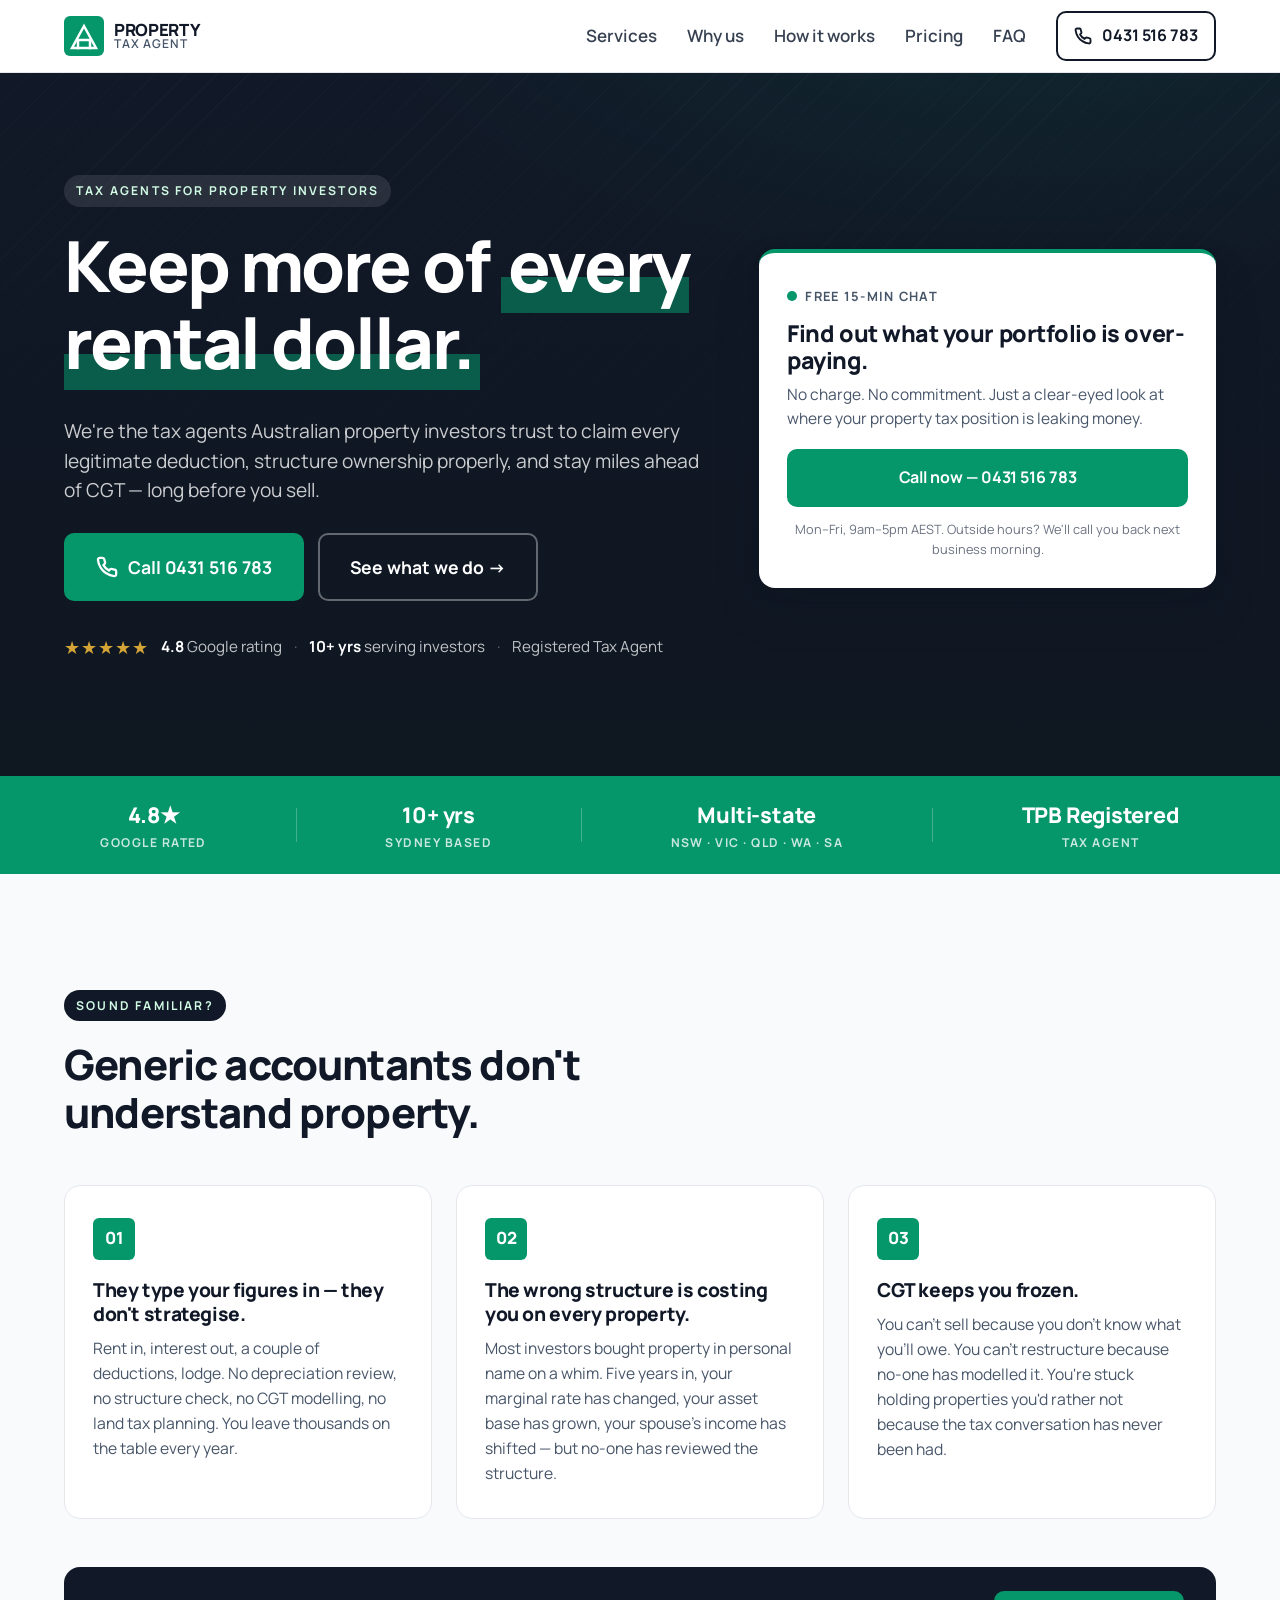
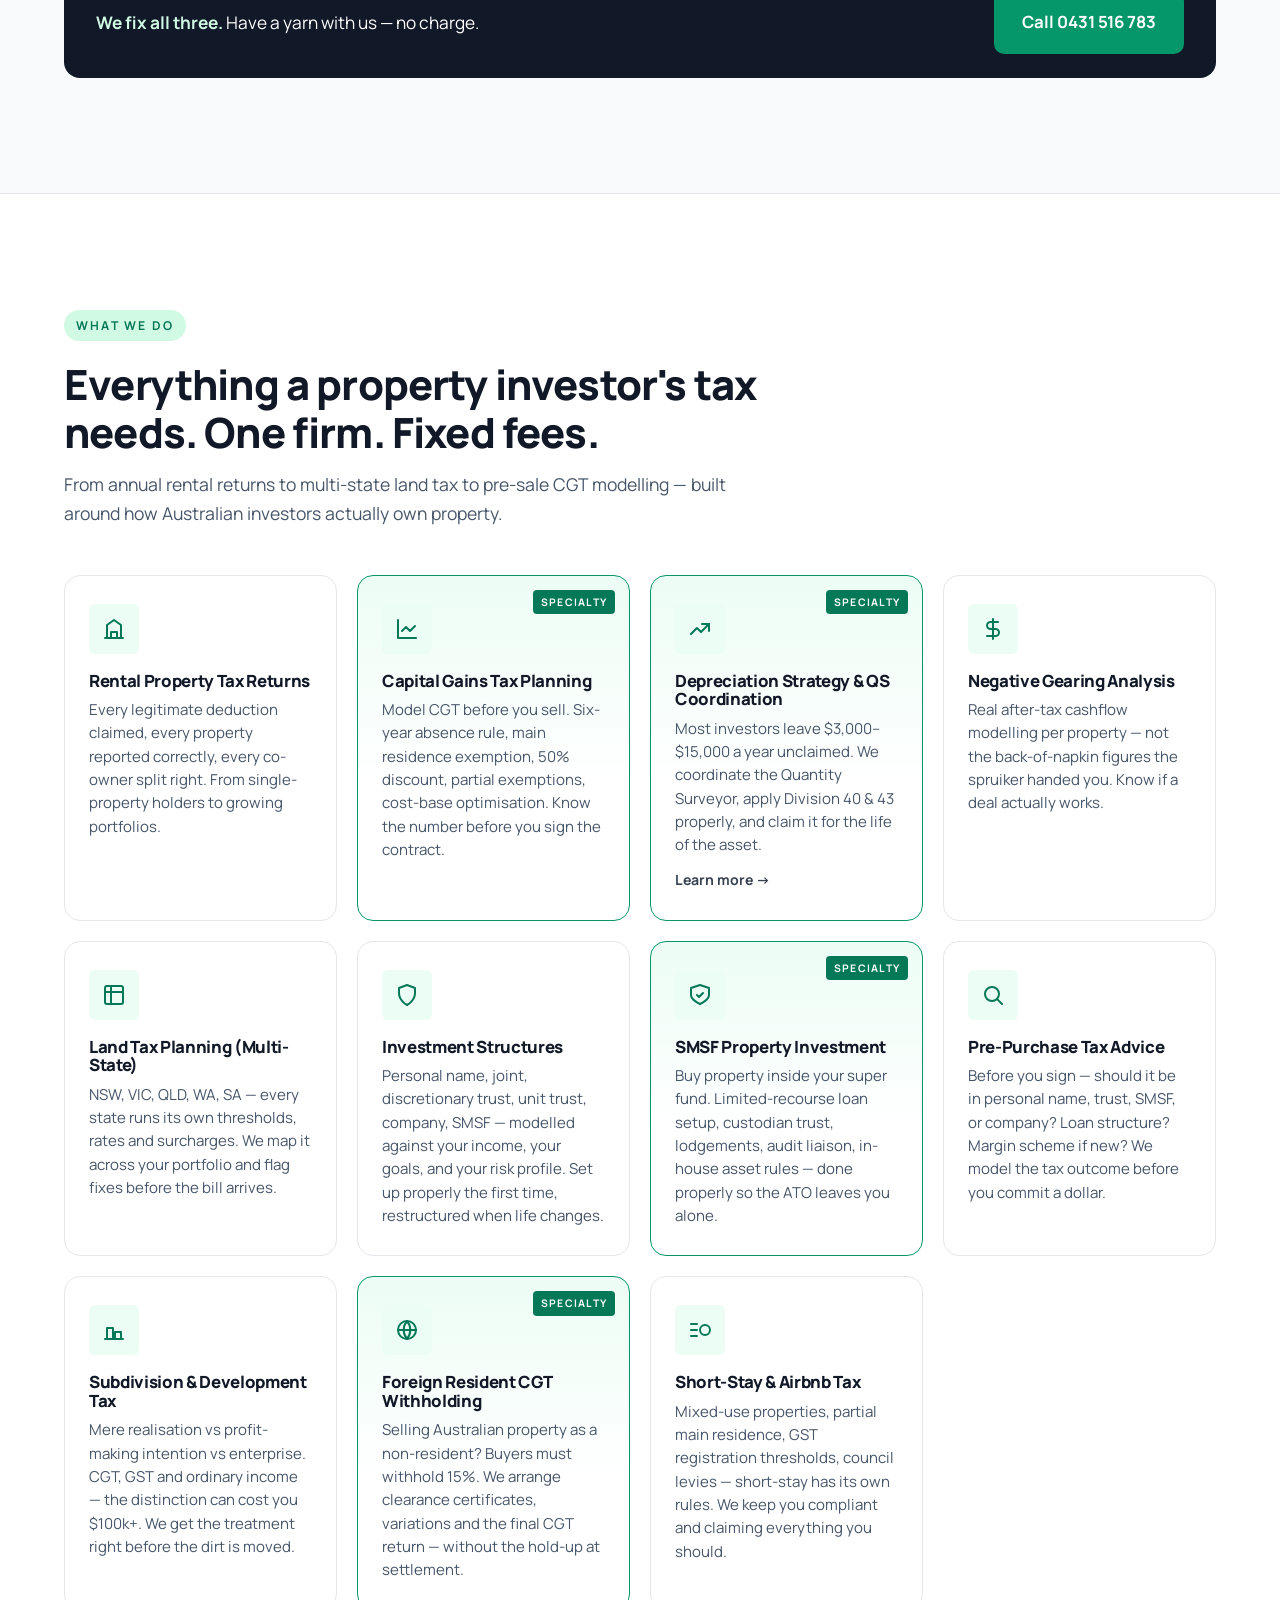
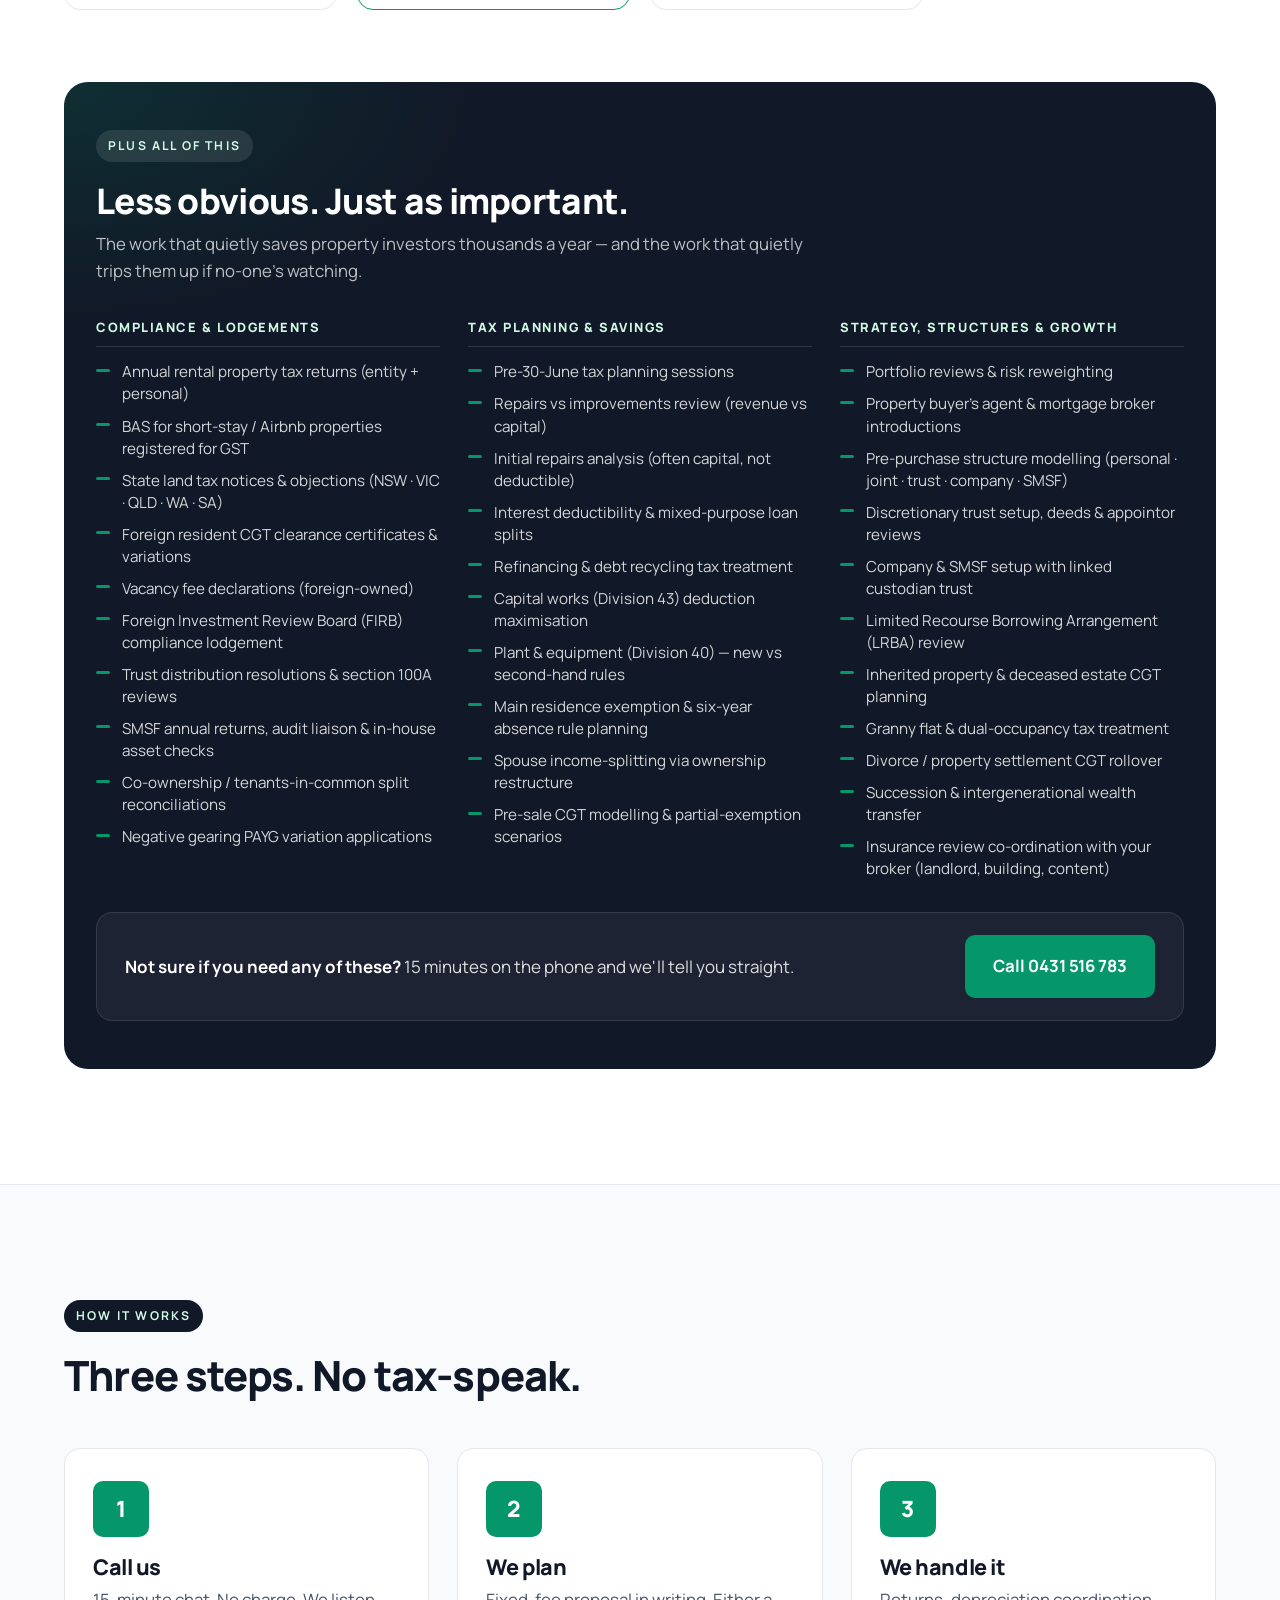
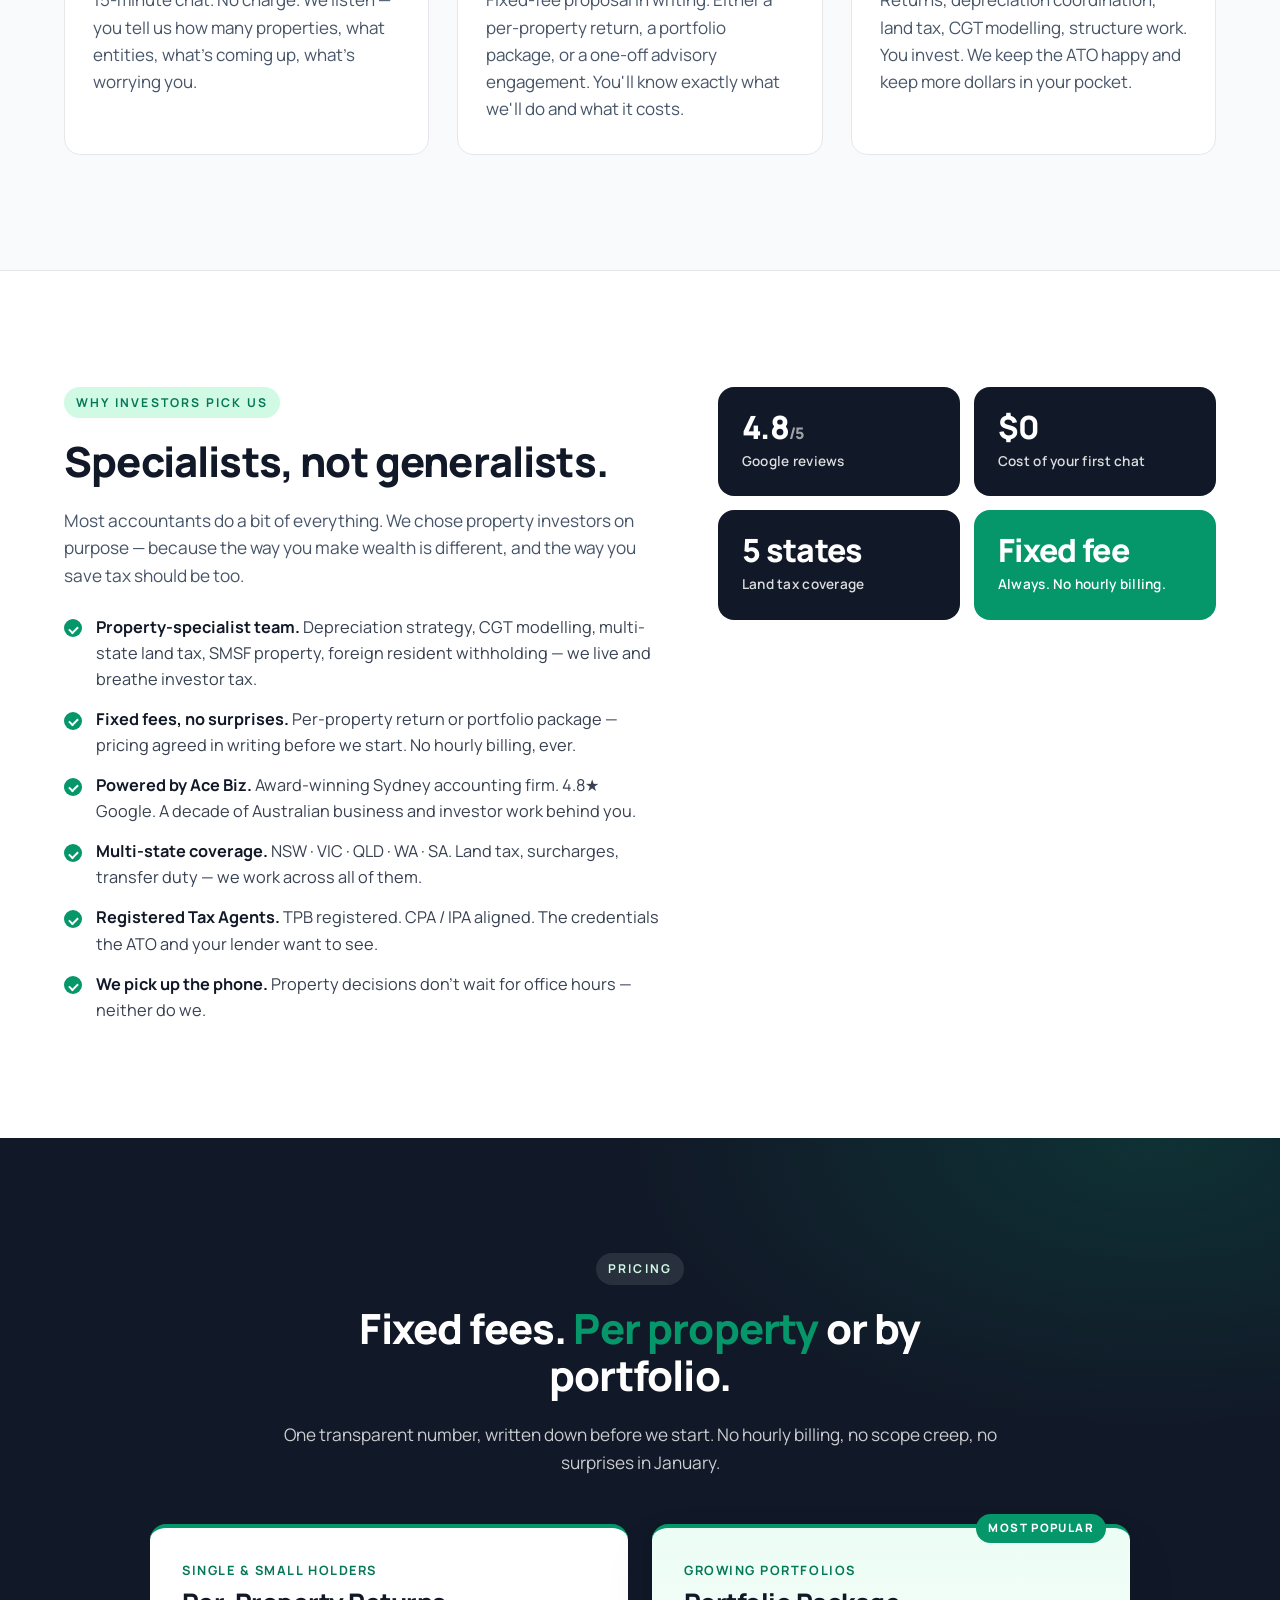
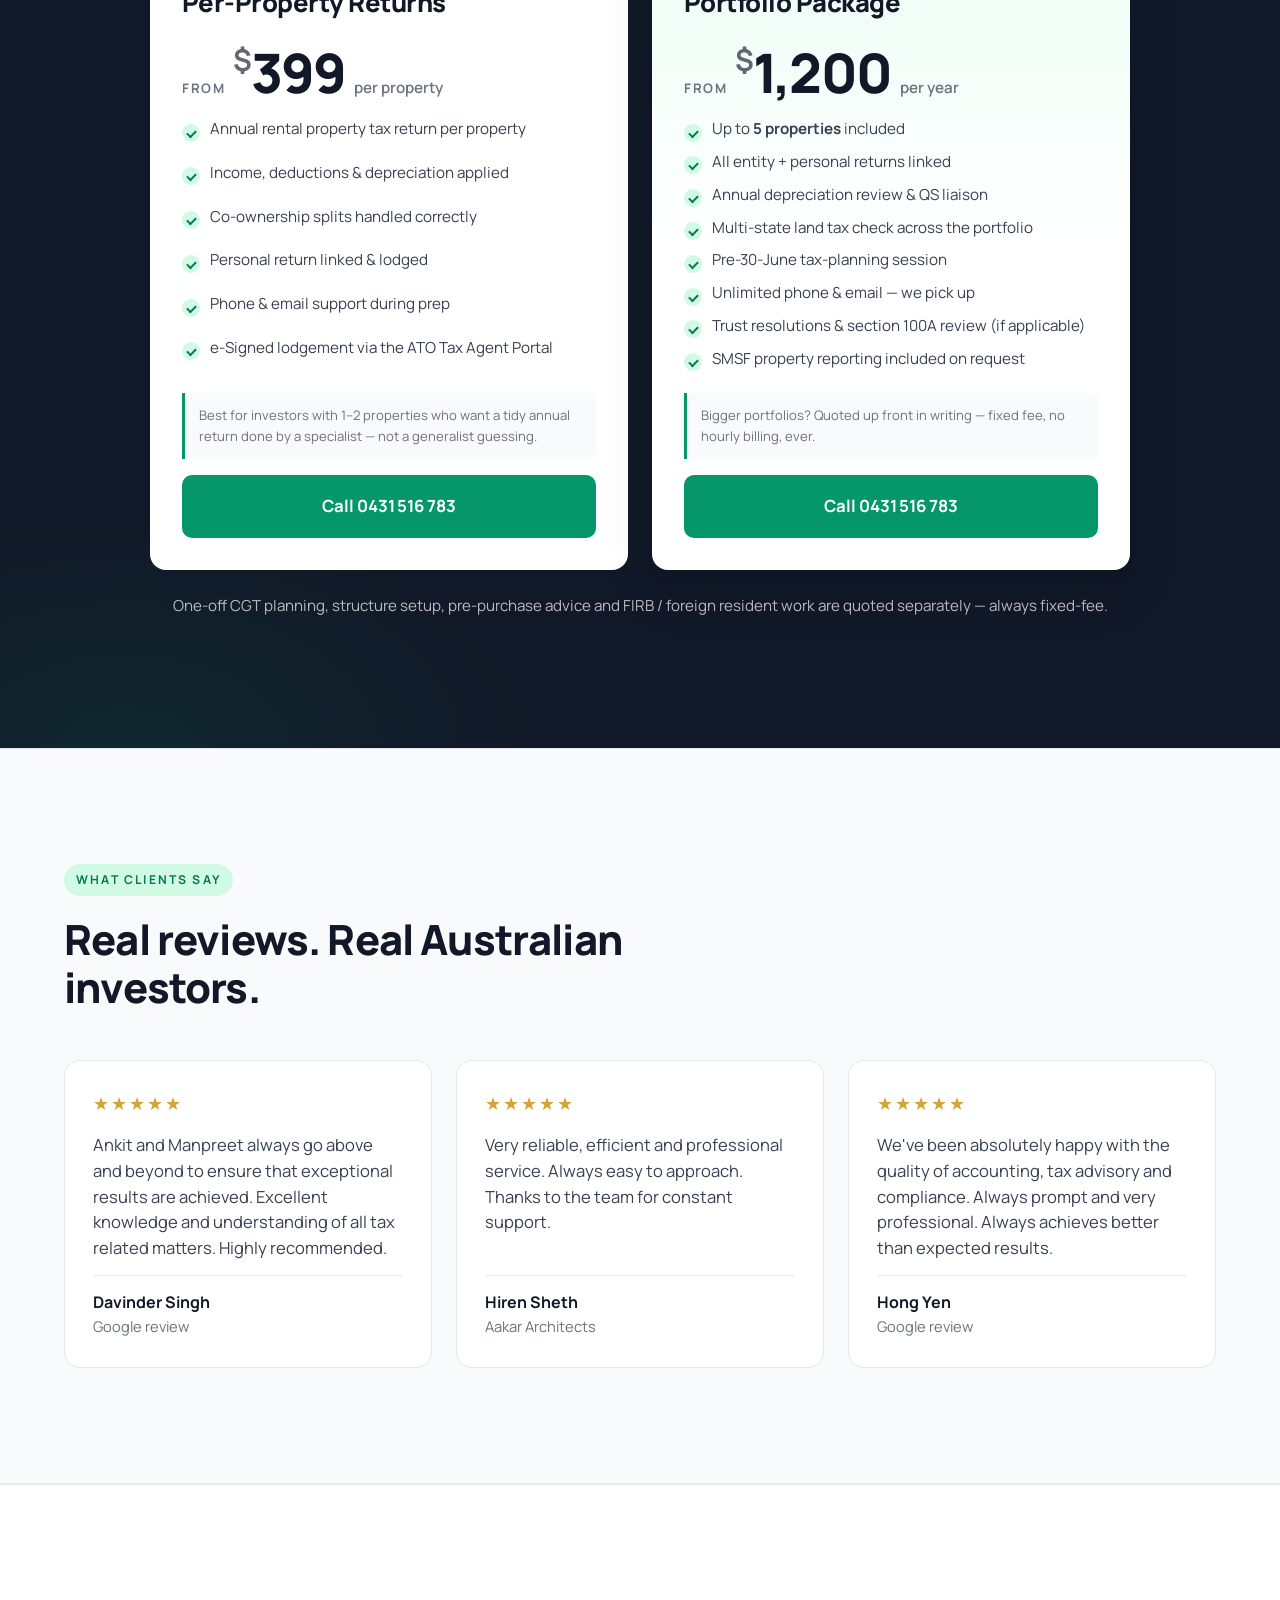
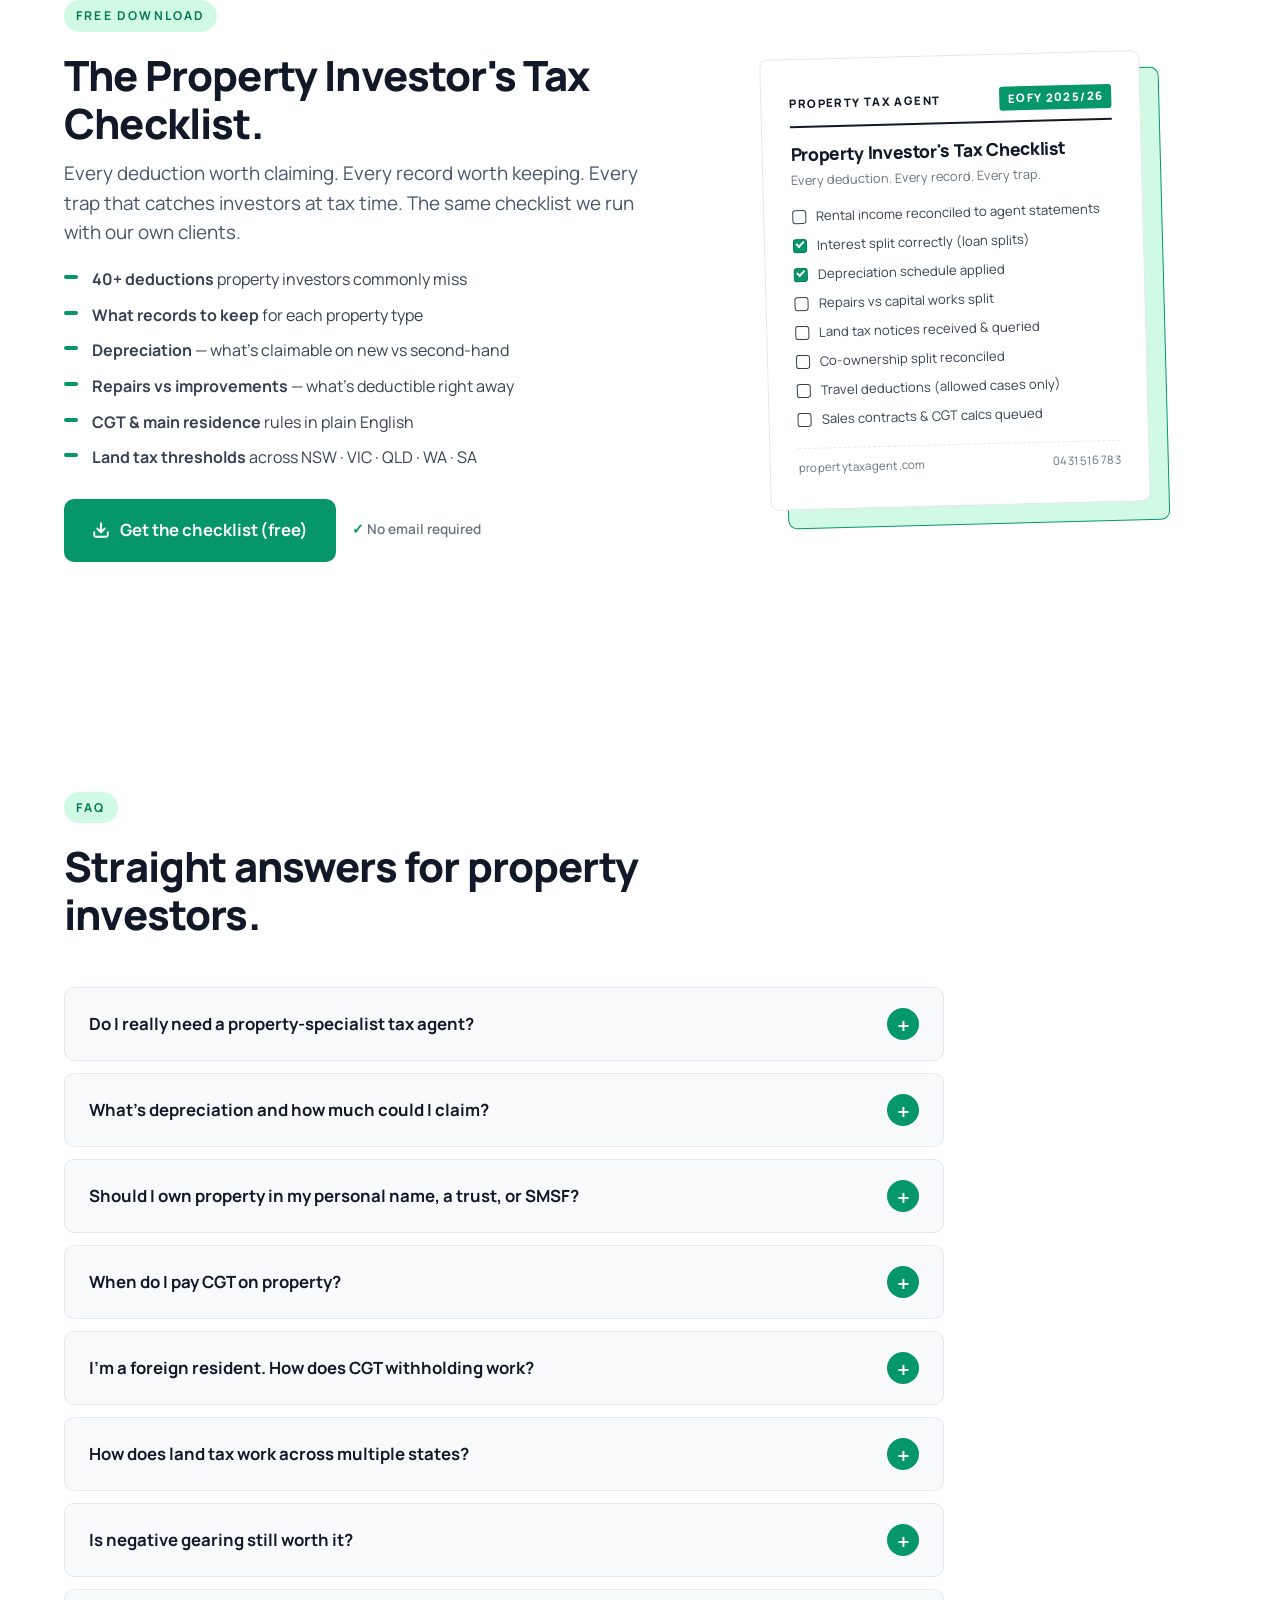
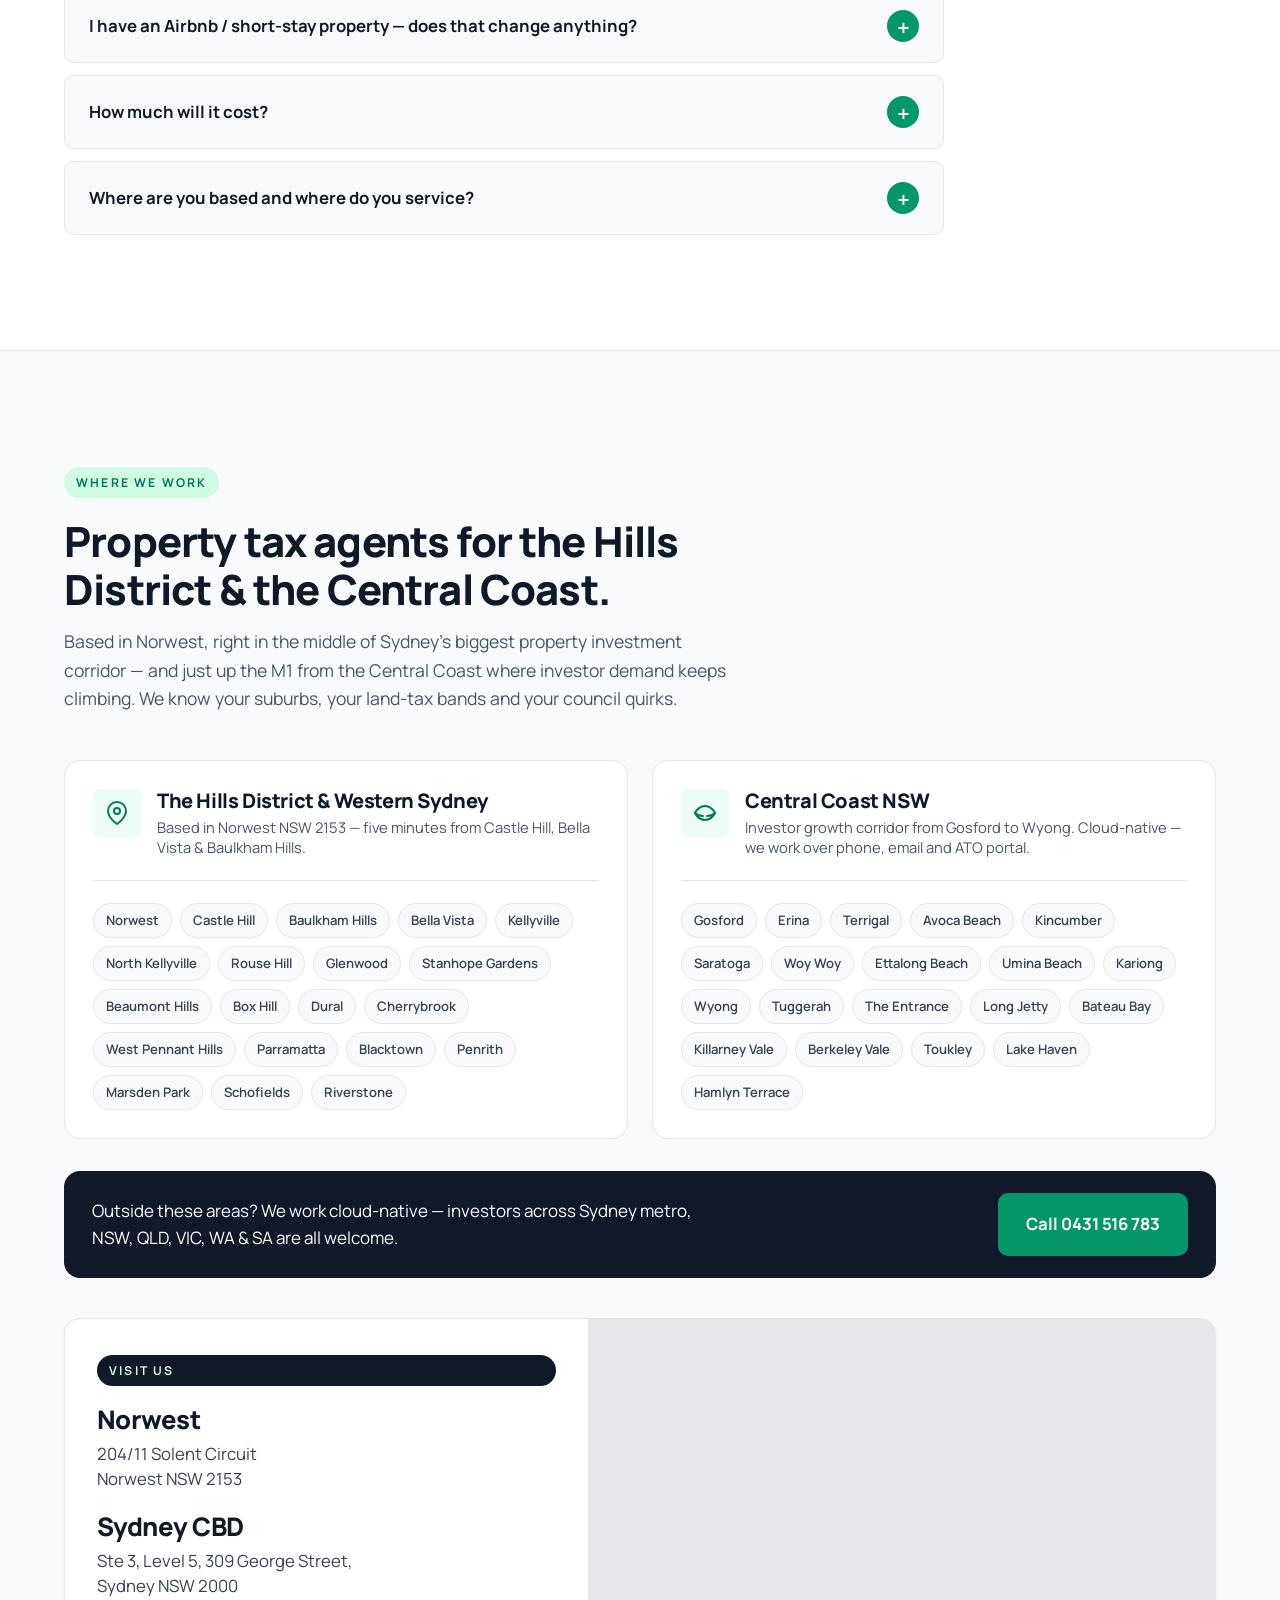
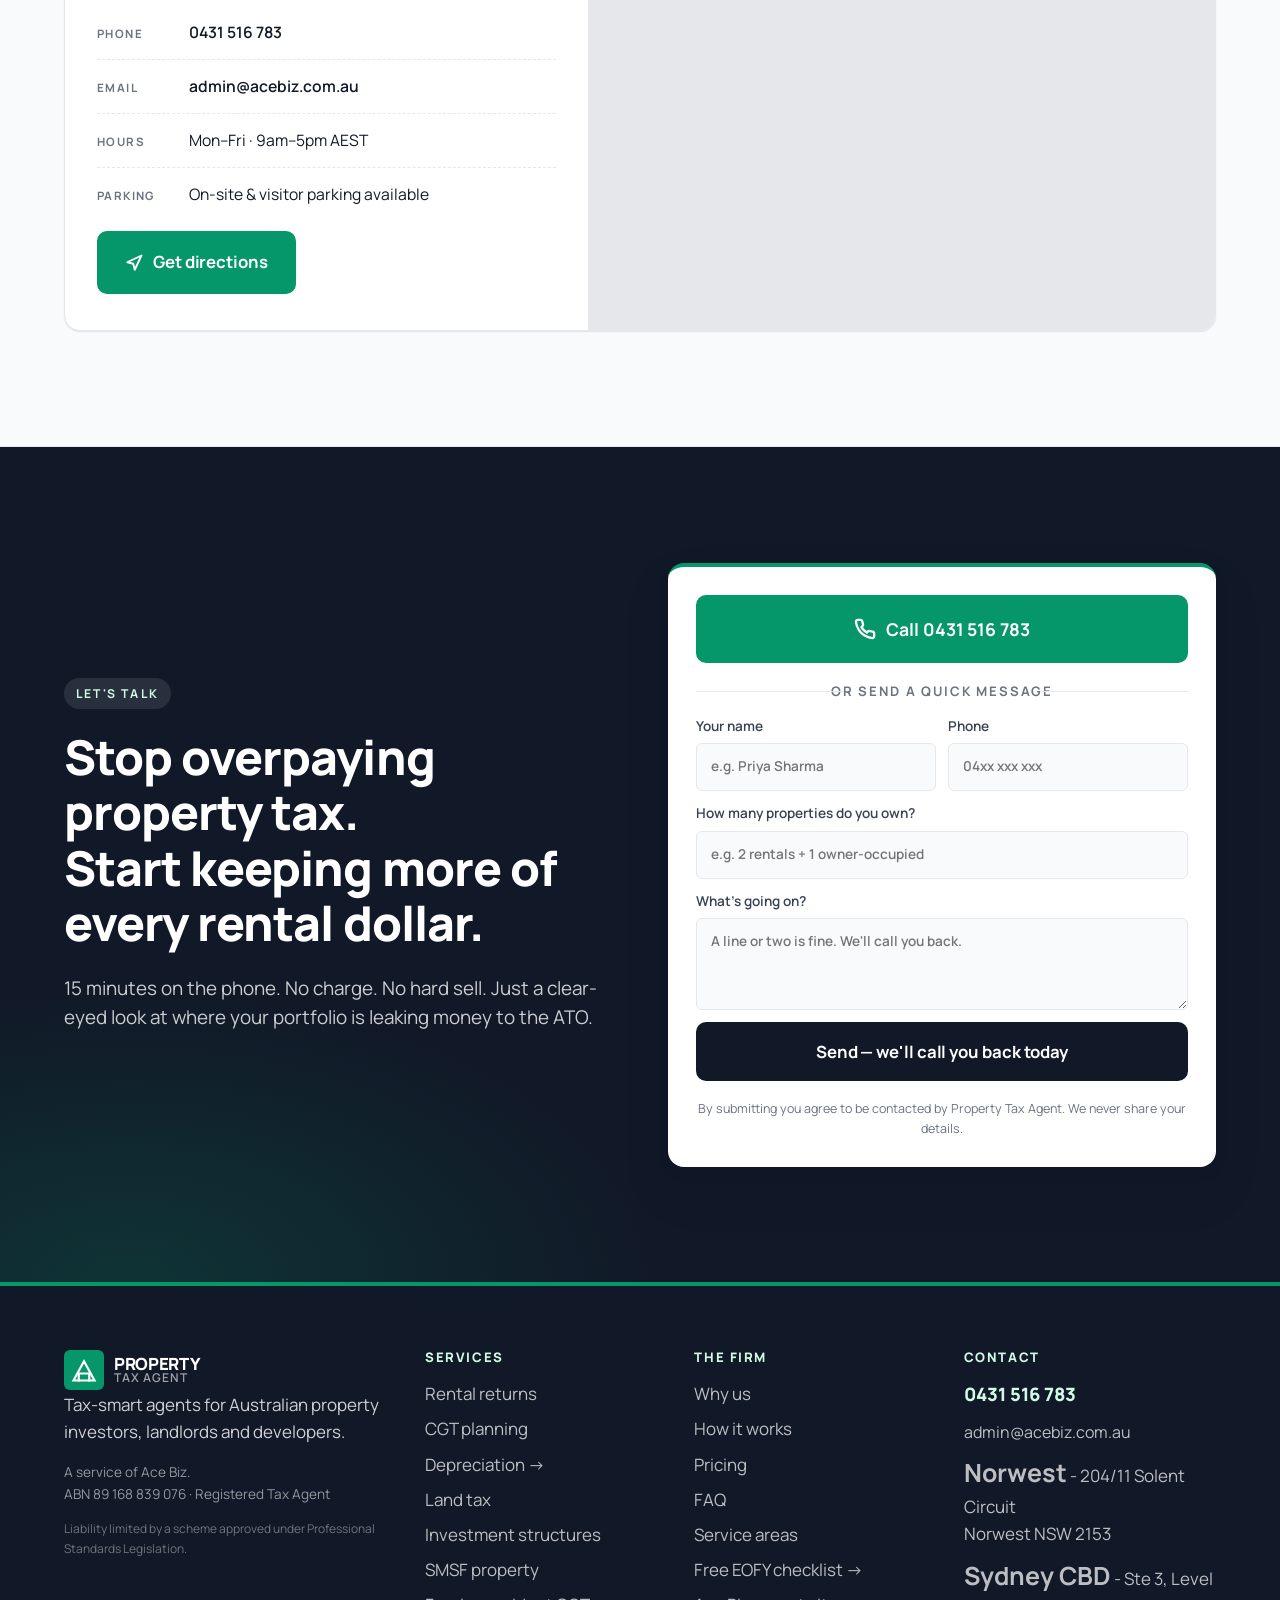
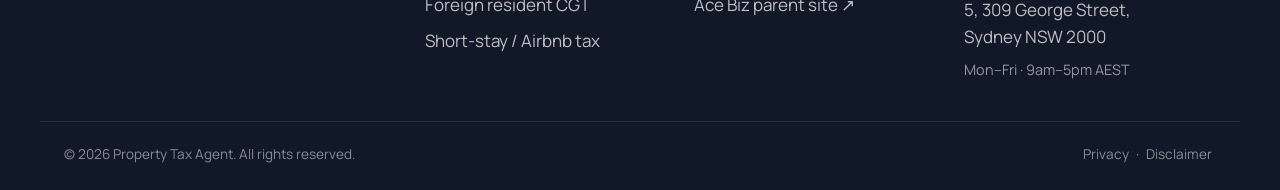
<file: index.html>
<!doctype html>
<html lang="en-AU">
  <head>
    <meta charset="utf-8" />
    <meta name="viewport" content="width=device-width,initial-scale=1" />
    <title>
      Property Tax Agent | Tax-Smart Accountants for Australian Property
      Investors
    </title>
    <meta
      name="description"
      content="Specialist tax agents for Australian property investors. Rental tax returns, depreciation, CGT, land tax, SMSF property &amp; structures. Returns from $399/property. Hills &amp; Central Coast NSW. Call 0431 516 783."
    />
    <meta name="theme-color" content="#111827" />
    <meta
      property="og:title"
      content="Property Tax Agent — Keep more of every rental dollar."
    />
    <meta
      property="og:description"
      content="Specialist tax agents for Australian property investors. Rental returns, depreciation, CGT, land tax, SMSF."
    />
    <meta property="og:type" content="website" />
    <meta property="og:url" content="https://propertytaxagent.com" />
    <link rel="canonical" href="https://propertytaxagent.com/" />
    <link rel="preconnect" href="https://fonts.googleapis.com" />
    <link rel="preconnect" href="https://fonts.gstatic.com" crossorigin />
    <link
      href="https://fonts.googleapis.com/css2?family=Manrope:wght@400;500;600;700;800&display=swap"
      rel="stylesheet"
    />
    <link rel="stylesheet" href="styles.css" />

    <!-- Schema.org structured data: LocalBusiness + AccountingService -->
    <script type="application/ld+json">
      {
        "@context": "https://schema.org",
        "@graph": [
          {
            "@type": [
              "AccountingService",
              "LocalBusiness",
              "ProfessionalService"
            ],
            "@id": "https://propertytaxagent.com/#business",
            "name": "Property Tax Agent",
            "alternateName": "Property Tax Agent — A service of Ace Biz",
            "url": "https://propertytaxagent.com",
            "image": "https://propertytaxagent.com/og-image.png",
            "logo": "https://propertytaxagent.com/logo.png",
            "telephone": "+61-431-516-783",
            "email": "admin@acebiz.com.au",
            "priceRange": "$$",
            "currenciesAccepted": "AUD",
            "paymentAccepted": "Cash, EFT, Credit Card, Direct Debit",
            "slogan": "Keep more of every rental dollar.",
            "description": "Specialist tax agents for Australian property investors. Rental property tax returns, depreciation, capital gains tax, land tax, negative gearing, SMSF property, structures and pre-purchase advice. Servicing the Hills District, Central Coast and nationally via cloud.",
            "parentOrganization": {
              "@type": "AccountingService",
              "name": "Ace Biz",
              "url": "https://acebiz.com.au"
            },
            "address": {
              "@type": "PostalAddress",
              "streetAddress": "Suite 204, 11 Solent Circuit",
              "addressLocality": "Norwest",
              "addressRegion": "NSW",
              "postalCode": "2153",
              "addressCountry": "AU"
            },
            "geo": {
              "@type": "GeoCoordinates",
              "latitude": -33.7333,
              "longitude": 150.9667
            },
            "openingHoursSpecification": {
              "@type": "OpeningHoursSpecification",
              "dayOfWeek": [
                "Monday",
                "Tuesday",
                "Wednesday",
                "Thursday",
                "Friday"
              ],
              "opens": "09:00",
              "closes": "17:00"
            },
            "aggregateRating": {
              "@type": "AggregateRating",
              "ratingValue": "4.8",
              "bestRating": "5",
              "ratingCount": "30"
            },
            "areaServed": [
              {
                "@type": "AdministrativeArea",
                "name": "The Hills District, NSW"
              },
              { "@type": "AdministrativeArea", "name": "Central Coast, NSW" },
              { "@type": "AdministrativeArea", "name": "Western Sydney, NSW" },
              { "@type": "City", "name": "Norwest" },
              { "@type": "City", "name": "Castle Hill" },
              { "@type": "City", "name": "Bella Vista" },
              { "@type": "City", "name": "Kellyville" },
              { "@type": "City", "name": "Gosford" },
              { "@type": "City", "name": "Erina" },
              { "@type": "City", "name": "Wyong" },
              { "@type": "State", "name": "New South Wales" }
            ],
            "knowsAbout": [
              "Rental Property Tax Returns",
              "Capital Gains Tax",
              "Negative Gearing",
              "Depreciation Schedules",
              "Tax Depreciation",
              "Land Tax",
              "SMSF Property Investment",
              "Foreign Resident CGT Withholding",
              "Main Residence Exemption",
              "Six-Year Absence Rule",
              "Property Investment Structures",
              "Trust Distributions",
              "Subdivision Tax",
              "Short-Stay Accommodation Tax"
            ],
            "hasOfferCatalog": {
              "@type": "OfferCatalog",
              "name": "Property Tax Services",
              "itemListElement": [
                {
                  "@type": "Offer",
                  "itemOffered": {
                    "@type": "Service",
                    "name": "Rental Property Tax Returns"
                  }
                },
                {
                  "@type": "Offer",
                  "itemOffered": {
                    "@type": "Service",
                    "name": "Capital Gains Tax (CGT) Planning"
                  }
                },
                {
                  "@type": "Offer",
                  "itemOffered": {
                    "@type": "Service",
                    "name": "Depreciation Strategy & QS Coordination"
                  }
                },
                {
                  "@type": "Offer",
                  "itemOffered": {
                    "@type": "Service",
                    "name": "Negative Gearing Analysis"
                  }
                },
                {
                  "@type": "Offer",
                  "itemOffered": {
                    "@type": "Service",
                    "name": "Land Tax Planning"
                  }
                },
                {
                  "@type": "Offer",
                  "itemOffered": {
                    "@type": "Service",
                    "name": "Property Investment Structures"
                  }
                },
                {
                  "@type": "Offer",
                  "itemOffered": {
                    "@type": "Service",
                    "name": "SMSF Property Investment"
                  }
                },
                {
                  "@type": "Offer",
                  "itemOffered": {
                    "@type": "Service",
                    "name": "Pre-Purchase Tax Advice"
                  }
                },
                {
                  "@type": "Offer",
                  "itemOffered": {
                    "@type": "Service",
                    "name": "Subdivision & Development Tax"
                  }
                },
                {
                  "@type": "Offer",
                  "itemOffered": {
                    "@type": "Service",
                    "name": "Foreign Resident CGT Withholding"
                  }
                },
                {
                  "@type": "Offer",
                  "itemOffered": {
                    "@type": "Service",
                    "name": "Short-Stay & Airbnb Tax"
                  }
                }
              ]
            },
            "offers": {
              "@type": "Offer",
              "priceCurrency": "AUD",
              "price": "399",
              "description": "Rental property tax returns from $399 per property."
            },
            "sameAs": ["https://acebiz.com.au"]
          },
          {
            "@type": "WebSite",
            "@id": "https://propertytaxagent.com/#website",
            "url": "https://propertytaxagent.com",
            "name": "Property Tax Agent",
            "publisher": { "@id": "https://propertytaxagent.com/#business" },
            "inLanguage": "en-AU"
          },
          {
            "@type": "FAQPage",
            "@id": "https://propertytaxagent.com/#faq",
            "mainEntity": [
              {
                "@type": "Question",
                "name": "Do I really need a property-specialist tax agent?",
                "acceptedAnswer": {
                  "@type": "Answer",
                  "text": "If you own one or more investment properties, yes. Generalists miss depreciation, mishandle CGT, overlook land-tax planning across states, and rarely review whether your ownership structure is still right. A specialist saves you tax every year and protects you on the way out."
                }
              },
              {
                "@type": "Question",
                "name": "What's depreciation and how much could I claim?",
                "acceptedAnswer": {
                  "@type": "Answer",
                  "text": "Depreciation is the non-cash deduction you can claim against rental income for the wear-and-tear of the building itself (Division 43) and the plant and equipment inside it (Division 40). Most investors leave between $3,000 and $15,000 a year on the table because no-one ordered a Quantity Surveyor's schedule. We coordinate the QS for you and apply the schedule for the life of the asset."
                }
              },
              {
                "@type": "Question",
                "name": "Should I own property in my personal name, a trust, or SMSF?",
                "acceptedAnswer": {
                  "@type": "Answer",
                  "text": "It depends on your income, asset position, whether you intend to live in the property eventually, your retirement timeline and your appetite for risk. The cheapest answer is usually personal name; the safest is often a trust; SMSF works for retirement-focused buyers with $200k+ in super. We'll model it for you before you buy."
                }
              },
              {
                "@type": "Question",
                "name": "When do I pay capital gains tax on property?",
                "acceptedAnswer": {
                  "@type": "Answer",
                  "text": "CGT is triggered on contract date when you sell. For Australian residents who held the property over 12 months, only half the gain is taxable. Main residence is exempt subject to the six-year absence rule. Foreign and temporary residents lose the 50% discount and the main residence exemption. We model the CGT before you sign anything."
                }
              },
              {
                "@type": "Question",
                "name": "I'm a foreign resident. How does CGT withholding work?",
                "acceptedAnswer": {
                  "@type": "Answer",
                  "text": "Buyers must withhold 15% of the price on any Australian property sale by a foreign resident unless you provide a clearance certificate or a variation. We handle the clearance certificates, variations and the actual CGT return on disposal."
                }
              },
              {
                "@type": "Question",
                "name": "How does land tax work across multiple states?",
                "acceptedAnswer": {
                  "@type": "Answer",
                  "text": "Each state runs its own land tax with different thresholds, rates and surcharges. NSW for example has a $1,075,000 general threshold and a separate foreign owner surcharge. Holding the same property in different entities or different states can change the liability dramatically. We map it across your portfolio annually."
                }
              },
              {
                "@type": "Question",
                "name": "Is negative gearing still worth it?",
                "acceptedAnswer": {
                  "@type": "Answer",
                  "text": "For investors with strong taxable income from other sources, negative gearing still works to reduce overall tax — but the value depends on your marginal rate, the property's growth, and your time horizon. We model the after-tax cash flow before you commit, not after."
                }
              },
              {
                "@type": "Question",
                "name": "How much will it cost?",
                "acceptedAnswer": {
                  "@type": "Answer",
                  "text": "Rental property tax returns start from $399 per property. Our portfolio package starts at $1,200 per year covering up to 5 properties plus the linked personal return. Larger portfolios and one-off advisory work are quoted up front in writing — never billed by the hour."
                }
              },
              {
                "@type": "Question",
                "name": "Where are you based and where do you service?",
                "acceptedAnswer": {
                  "@type": "Answer",
                  "text": "Office is in Norwest NSW 2153 in the Hills District. We service property investors heavily across the Hills, Western Sydney and the Central Coast, and work cloud-native with investors across NSW, QLD, VIC, WA and SA."
                }
              }
            ]
          }
        ]
      }
    </script>
  </head>
  <body>
    <!-- Skip link -->
    <a class="skip" href="#main">Skip to content</a>

    <!-- Header -->
    <header class="hdr" id="hdr">
      <div class="wrap hdr-row">
        <a href="#" class="logo" aria-label="Property Tax Agent home">
          <span class="logo-mark" aria-hidden="true">
            <svg
              viewBox="0 0 32 32"
              width="32"
              height="32"
              fill="none"
              stroke="currentColor"
              stroke-width="2.5"
              stroke-linecap="square"
              stroke-linejoin="miter"
            >
              <path d="M4 28 L16 6 L28 28 Z" />
              <path d="M10 28 L10 20 L22 20 L22 28" />
            </svg>
          </span>
          <span class="logo-text"
            >PROPERTY<span class="logo-text-2">TAX&nbsp;AGENT</span></span
          >
        </a>
        <nav class="nav" aria-label="Primary">
          <a href="#services">Services</a>
          <a href="#why">Why us</a>
          <a href="#process">How it works</a>
          <a href="#pricing">Pricing</a>
          <a href="#faq">FAQ</a>
        </nav>
        <a class="btn btn-call hdr-cta" href="tel:+61431516783">
          <svg
            viewBox="0 0 24 24"
            width="18"
            height="18"
            fill="none"
            stroke="currentColor"
            stroke-width="2.5"
            stroke-linecap="round"
            stroke-linejoin="round"
            aria-hidden="true"
          >
            <path
              d="M22 16.92v3a2 2 0 0 1-2.18 2 19.79 19.79 0 0 1-8.63-3.07 19.5 19.5 0 0 1-6-6 19.79 19.79 0 0 1-3.07-8.67A2 2 0 0 1 4.11 2h3a2 2 0 0 1 2 1.72c.13.96.37 1.9.72 2.81a2 2 0 0 1-.45 2.11L8.09 9.91a16 16 0 0 0 6 6l1.27-1.27a2 2 0 0 1 2.11-.45c.91.35 1.85.59 2.81.72A2 2 0 0 1 22 16.92z"
            />
          </svg>
          <span><strong>0431 516 783</strong></span>
        </a>
      </div>
    </header>

    <main id="main">
      <!-- Hero -->
      <section class="hero">
        <div class="wrap hero-grid">
          <div class="hero-copy">
            <div class="eyebrow eyebrow-light">
              TAX AGENTS FOR PROPERTY INVESTORS
            </div>
            <h1>Keep more of <span class="hl">every rental dollar.</span></h1>
            <p class="lead">
              We're the tax agents Australian property investors trust to claim
              every legitimate deduction, structure ownership properly, and stay
              miles ahead of CGT — long before you sell.
            </p>
            <div class="cta-row">
              <a class="btn btn-primary btn-xl" href="tel:+61431516783">
                <svg
                  viewBox="0 0 24 24"
                  width="22"
                  height="22"
                  fill="none"
                  stroke="currentColor"
                  stroke-width="2.5"
                  stroke-linecap="round"
                  stroke-linejoin="round"
                  aria-hidden="true"
                >
                  <path
                    d="M22 16.92v3a2 2 0 0 1-2.18 2 19.79 19.79 0 0 1-8.63-3.07 19.5 19.5 0 0 1-6-6 19.79 19.79 0 0 1-3.07-8.67A2 2 0 0 1 4.11 2h3a2 2 0 0 1 2 1.72c.13.96.37 1.9.72 2.81a2 2 0 0 1-.45 2.11L8.09 9.91a16 16 0 0 0 6 6l1.27-1.27a2 2 0 0 1 2.11-.45c.91.35 1.85.59 2.81.72A2 2 0 0 1 22 16.92z"
                  />
                </svg>
                <span>Call 0431 516 783</span>
              </a>
              <a class="btn btn-ghost btn-xl" href="#services"
                >See what we do →</a
              >
            </div>
            <div class="hero-trust">
              <div class="stars" aria-label="4.8 out of 5 stars on Google">
                <span aria-hidden="true">★★★★★</span>
              </div>
              <span><strong>4.8</strong> Google rating</span>
              <span class="dot" aria-hidden="true">·</span>
              <span><strong>10+ yrs</strong> serving investors</span>
              <span class="dot" aria-hidden="true">·</span>
              <span>Registered Tax Agent</span>
            </div>
          </div>

          <aside class="hero-card" aria-label="Quick contact">
            <div class="hero-card-head">
              <div class="pulse" aria-hidden="true"></div>
              <span>Free 15-min chat</span>
            </div>
            <h2 class="hero-card-title">
              Find out what your portfolio is over-paying.
            </h2>
            <p class="hero-card-sub">
              No charge. No commitment. Just a clear-eyed look at where your
              property tax position is leaking money.
            </p>
            <a class="btn btn-primary btn-block" href="tel:+61431516783"
              >Call now — 0431 516 783</a
            >
            <p class="hero-card-fineprint">
              Mon–Fri, 9am–5pm AEST. Outside hours? We'll call you back next
              business morning.
            </p>
          </aside>
        </div>
      </section>

      <!-- Trust strip -->
      <section class="trust">
        <div class="wrap trust-row">
          <div class="trust-item">
            <div class="trust-num">4.8★</div>
            <div class="trust-lbl">Google rated</div>
          </div>
          <div class="trust-sep" aria-hidden="true"></div>
          <div class="trust-item">
            <div class="trust-num">10+ yrs</div>
            <div class="trust-lbl">Sydney based</div>
          </div>
          <div class="trust-sep" aria-hidden="true"></div>
          <div class="trust-item">
            <div class="trust-num">Multi-state</div>
            <div class="trust-lbl">NSW · VIC · QLD · WA · SA</div>
          </div>
          <div class="trust-sep" aria-hidden="true"></div>
          <div class="trust-item">
            <div class="trust-num">TPB Registered</div>
            <div class="trust-lbl">Tax Agent</div>
          </div>
        </div>
      </section>

      <!-- Pain -->
      <section class="pain" id="pain">
        <div class="wrap">
          <div class="section-head">
            <div class="eyebrow eyebrow-dark">SOUND FAMILIAR?</div>
            <h2>Generic accountants don't understand property.</h2>
          </div>
          <div class="pain-grid">
            <div class="pain-card">
              <div class="pain-num">01</div>
              <h3>They type your figures in — they don't strategise.</h3>
              <p>
                Rent in, interest out, a couple of deductions, lodge. No
                depreciation review, no structure check, no CGT modelling, no
                land tax planning. You leave thousands on the table every year.
              </p>
            </div>
            <div class="pain-card">
              <div class="pain-num">02</div>
              <h3>The wrong structure is costing you on every property.</h3>
              <p>
                Most investors bought property in personal name on a whim. Five
                years in, your marginal rate has changed, your asset base has
                grown, your spouse's income has shifted — but no-one has
                reviewed the structure.
              </p>
            </div>
            <div class="pain-card">
              <div class="pain-num">03</div>
              <h3>CGT keeps you frozen.</h3>
              <p>
                You can't sell because you don't know what you'll owe. You can't
                restructure because no-one has modelled it. You're stuck holding
                properties you'd rather not because the tax conversation has
                never been had.
              </p>
            </div>
          </div>
          <div class="pain-cta">
            <p class="pain-cta-text">
              <strong>We fix all three.</strong> Have a yarn with us — no
              charge.
            </p>
            <a class="btn btn-primary btn-lg" href="tel:+61431516783"
              >Call 0431 516 783</a
            >
          </div>
        </div>
      </section>

      <!-- Services -->
      <section class="services" id="services">
        <div class="wrap">
          <div class="section-head section-head-light">
            <div class="eyebrow">WHAT WE DO</div>
            <h2>
              Everything a property investor's tax needs. One firm. Fixed fees.
            </h2>
            <p class="section-sub">
              From annual rental returns to multi-state land tax to pre-sale CGT
              modelling — built around how Australian investors actually own
              property.
            </p>
          </div>

          <div class="services-grid">
            <article class="svc">
              <div class="svc-icon" aria-hidden="true">
                <svg
                  viewBox="0 0 24 24"
                  fill="none"
                  stroke="currentColor"
                  stroke-width="2"
                  stroke-linecap="round"
                  stroke-linejoin="round"
                >
                  <path d="M3 21h18M5 21V8l7-5 7 5v13" />
                  <path d="M9 21v-6h6v6" />
                </svg>
              </div>
              <h3>Rental Property Tax Returns</h3>
              <p>
                Every legitimate deduction claimed, every property reported
                correctly, every co-owner split right. From single-property
                holders to growing portfolios.
              </p>
            </article>
            <article class="svc svc-hi">
              <div class="svc-icon" aria-hidden="true">
                <svg
                  viewBox="0 0 24 24"
                  fill="none"
                  stroke="currentColor"
                  stroke-width="2"
                  stroke-linecap="round"
                  stroke-linejoin="round"
                >
                  <path d="M3 3v18h18" />
                  <path d="M7 14l4-4 4 4 5-5" />
                </svg>
              </div>
              <h3>Capital Gains Tax Planning</h3>
              <p>
                Model CGT before you sell. Six-year absence rule, main residence
                exemption, 50% discount, partial exemptions, cost-base
                optimisation. Know the number before you sign the contract.
              </p>
              <span class="svc-tag">Specialty</span>
            </article>
            <a
              class="svc svc-hi svc-link"
              href="services/depreciation-schedules/index.html"
            >
              <div class="svc-icon" aria-hidden="true">
                <svg
                  viewBox="0 0 24 24"
                  fill="none"
                  stroke="currentColor"
                  stroke-width="2"
                  stroke-linecap="round"
                  stroke-linejoin="round"
                >
                  <path d="M3 17l6-6 4 4 8-8" />
                  <path d="M14 7h7v7" />
                </svg>
              </div>
              <h3>Depreciation Strategy &amp; QS Coordination</h3>
              <p>
                Most investors leave $3,000–$15,000 a year unclaimed. We
                coordinate the Quantity Surveyor, apply Division 40 &amp; 43
                properly, and claim it for the life of the asset.
              </p>
              <span class="svc-tag">Specialty</span>
              <span class="svc-more">Learn more →</span>
            </a>
            <article class="svc">
              <div class="svc-icon" aria-hidden="true">
                <svg
                  viewBox="0 0 24 24"
                  fill="none"
                  stroke="currentColor"
                  stroke-width="2"
                  stroke-linecap="round"
                  stroke-linejoin="round"
                >
                  <path
                    d="M12 2v20M17 5H9.5a3.5 3.5 0 0 0 0 7h5a3.5 3.5 0 0 1 0 7H6"
                  />
                </svg>
              </div>
              <h3>Negative Gearing Analysis</h3>
              <p>
                Real after-tax cashflow modelling per property — not the
                back-of-napkin figures the spruiker handed you. Know if a deal
                actually works.
              </p>
            </article>
            <article class="svc">
              <div class="svc-icon" aria-hidden="true">
                <svg
                  viewBox="0 0 24 24"
                  fill="none"
                  stroke="currentColor"
                  stroke-width="2"
                  stroke-linecap="round"
                  stroke-linejoin="round"
                >
                  <rect x="3" y="3" width="18" height="18" rx="2" />
                  <path d="M3 9h18M9 3v18" />
                </svg>
              </div>
              <h3>Land Tax Planning (Multi-State)</h3>
              <p>
                NSW, VIC, QLD, WA, SA — every state runs its own thresholds,
                rates and surcharges. We map it across your portfolio and flag
                fixes before the bill arrives.
              </p>
            </article>
            <article class="svc">
              <div class="svc-icon" aria-hidden="true">
                <svg
                  viewBox="0 0 24 24"
                  fill="none"
                  stroke="currentColor"
                  stroke-width="2"
                  stroke-linecap="round"
                  stroke-linejoin="round"
                >
                  <path d="M12 22s-8-4-8-12V5l8-3 8 3v5c0 8-8 12-8 12z" />
                </svg>
              </div>
              <h3>Investment Structures</h3>
              <p>
                Personal name, joint, discretionary trust, unit trust, company,
                SMSF — modelled against your income, your goals, and your risk
                profile. Set up properly the first time, restructured when life
                changes.
              </p>
            </article>
            <article class="svc svc-hi">
              <div class="svc-icon" aria-hidden="true">
                <svg
                  viewBox="0 0 24 24"
                  fill="none"
                  stroke="currentColor"
                  stroke-width="2"
                  stroke-linecap="round"
                  stroke-linejoin="round"
                >
                  <path d="M21 12c0 5-9 9-9 9s-9-4-9-9V5l9-3 9 3z" />
                  <path d="M9 12l2 2 4-4" />
                </svg>
              </div>
              <h3>SMSF Property Investment</h3>
              <p>
                Buy property inside your super fund. Limited-recourse loan
                setup, custodian trust, lodgements, audit liaison, in-house
                asset rules — done properly so the ATO leaves you alone.
              </p>
              <span class="svc-tag">Specialty</span>
            </article>
            <article class="svc">
              <div class="svc-icon" aria-hidden="true">
                <svg
                  viewBox="0 0 24 24"
                  fill="none"
                  stroke="currentColor"
                  stroke-width="2"
                  stroke-linecap="round"
                  stroke-linejoin="round"
                >
                  <circle cx="11" cy="11" r="7" />
                  <path d="M21 21l-4.35-4.35" />
                </svg>
              </div>
              <h3>Pre-Purchase Tax Advice</h3>
              <p>
                Before you sign — should it be in personal name, trust, SMSF, or
                company? Loan structure? Margin scheme if new? We model the tax
                outcome before you commit a dollar.
              </p>
            </article>
            <article class="svc">
              <div class="svc-icon" aria-hidden="true">
                <svg
                  viewBox="0 0 24 24"
                  fill="none"
                  stroke="currentColor"
                  stroke-width="2"
                  stroke-linecap="round"
                  stroke-linejoin="round"
                >
                  <path d="M3 21h18" />
                  <path d="M5 21V10h6v11M13 21V14h6v7" />
                </svg>
              </div>
              <h3>Subdivision &amp; Development Tax</h3>
              <p>
                Mere realisation vs profit-making intention vs enterprise. CGT,
                GST and ordinary income — the distinction can cost you $100k+.
                We get the treatment right before the dirt is moved.
              </p>
            </article>
            <article class="svc svc-hi">
              <div class="svc-icon" aria-hidden="true">
                <svg
                  viewBox="0 0 24 24"
                  fill="none"
                  stroke="currentColor"
                  stroke-width="2"
                  stroke-linecap="round"
                  stroke-linejoin="round"
                >
                  <circle cx="12" cy="12" r="9" />
                  <path d="M3 12h18M12 3a14 14 0 0 1 0 18a14 14 0 0 1 0-18z" />
                </svg>
              </div>
              <h3>Foreign Resident CGT Withholding</h3>
              <p>
                Selling Australian property as a non-resident? Buyers must
                withhold 15%. We arrange clearance certificates, variations and
                the final CGT return — without the hold-up at settlement.
              </p>
              <span class="svc-tag">Specialty</span>
            </article>
            <article class="svc">
              <div class="svc-icon" aria-hidden="true">
                <svg
                  viewBox="0 0 24 24"
                  fill="none"
                  stroke="currentColor"
                  stroke-width="2"
                  stroke-linecap="round"
                  stroke-linejoin="round"
                >
                  <path d="M3 12h6M3 6h6M3 18h6" />
                  <circle cx="17" cy="12" r="5" />
                </svg>
              </div>
              <h3>Short-Stay &amp; Airbnb Tax</h3>
              <p>
                Mixed-use properties, partial main residence, GST registration
                thresholds, council levies — short-stay has its own rules. We
                keep you compliant and claiming everything you should.
              </p>
            </article>
          </div>

          <!-- More we handle -->
          <div class="more">
            <div class="more-head">
              <div class="eyebrow eyebrow-light">PLUS ALL OF THIS</div>
              <h3>Less obvious. Just as important.</h3>
              <p>
                The work that quietly saves property investors thousands a year
                — and the work that quietly trips them up if no-one's watching.
              </p>
            </div>
            <div class="more-grid">
              <div class="more-col">
                <h4>Compliance &amp; lodgements</h4>
                <ul class="more-list">
                  <li>
                    Annual rental property tax returns (entity + personal)
                  </li>
                  <li>
                    BAS for short-stay / Airbnb properties registered for GST
                  </li>
                  <li>
                    State land tax notices &amp; objections (NSW · VIC · QLD ·
                    WA · SA)
                  </li>
                  <li>
                    Foreign resident CGT clearance certificates &amp; variations
                  </li>
                  <li>Vacancy fee declarations (foreign-owned)</li>
                  <li>
                    Foreign Investment Review Board (FIRB) compliance lodgement
                  </li>
                  <li>
                    Trust distribution resolutions &amp; section 100A reviews
                  </li>
                  <li>
                    SMSF annual returns, audit liaison &amp; in-house asset
                    checks
                  </li>
                  <li>
                    Co-ownership / tenants-in-common split reconciliations
                  </li>
                  <li>Negative gearing PAYG variation applications</li>
                </ul>
              </div>
              <div class="more-col">
                <h4>Tax planning &amp; savings</h4>
                <ul class="more-list">
                  <li>Pre-30-June tax planning sessions</li>
                  <li>Repairs vs improvements review (revenue vs capital)</li>
                  <li>
                    Initial repairs analysis (often capital, not deductible)
                  </li>
                  <li>
                    Interest deductibility &amp; mixed-purpose loan splits
                  </li>
                  <li>Refinancing &amp; debt recycling tax treatment</li>
                  <li>Capital works (Division 43) deduction maximisation</li>
                  <li>
                    Plant &amp; equipment (Division 40) — new vs second-hand
                    rules
                  </li>
                  <li>
                    Main residence exemption &amp; six-year absence rule
                    planning
                  </li>
                  <li>Spouse income-splitting via ownership restructure</li>
                  <li>
                    Pre-sale CGT modelling &amp; partial-exemption scenarios
                  </li>
                </ul>
              </div>
              <div class="more-col">
                <h4>Strategy, structures &amp; growth</h4>
                <ul class="more-list">
                  <li>Portfolio reviews &amp; risk reweighting</li>
                  <li>
                    Property buyer's agent &amp; mortgage broker introductions
                  </li>
                  <li>
                    Pre-purchase structure modelling (personal · joint · trust ·
                    company · SMSF)
                  </li>
                  <li>
                    Discretionary trust setup, deeds &amp; appointor reviews
                  </li>
                  <li>Company &amp; SMSF setup with linked custodian trust</li>
                  <li>Limited Recourse Borrowing Arrangement (LRBA) review</li>
                  <li>Inherited property &amp; deceased estate CGT planning</li>
                  <li>Granny flat &amp; dual-occupancy tax treatment</li>
                  <li>Divorce / property settlement CGT rollover</li>
                  <li>Succession &amp; intergenerational wealth transfer</li>
                  <li>
                    Insurance review co-ordination with your broker (landlord,
                    building, content)
                  </li>
                </ul>
              </div>
            </div>
            <div class="more-cta">
              <p>
                <strong>Not sure if you need any of these?</strong> 15 minutes
                on the phone and we'll tell you straight.
              </p>
              <a class="btn btn-primary btn-lg" href="tel:+61431516783"
                >Call 0431 516 783</a
              >
            </div>
          </div>
        </div>
      </section>

      <!-- Process -->
      <section class="process" id="process">
        <div class="wrap">
          <div class="section-head">
            <div class="eyebrow eyebrow-dark">HOW IT WORKS</div>
            <h2>Three steps. No tax-speak.</h2>
          </div>
          <ol class="process-grid">
            <li class="step">
              <div class="step-num">1</div>
              <h3>Call us</h3>
              <p>
                15-minute chat. No charge. We listen — you tell us how many
                properties, what entities, what's coming up, what's worrying
                you.
              </p>
            </li>
            <li class="step">
              <div class="step-num">2</div>
              <h3>We plan</h3>
              <p>
                Fixed-fee proposal in writing. Either a per-property return, a
                portfolio package, or a one-off advisory engagement. You'll know
                exactly what we'll do and what it costs.
              </p>
            </li>
            <li class="step">
              <div class="step-num">3</div>
              <h3>We handle it</h3>
              <p>
                Returns, depreciation coordination, land tax, CGT modelling,
                structure work. You invest. We keep the ATO happy and keep more
                dollars in your pocket.
              </p>
            </li>
          </ol>
        </div>
      </section>

      <!-- Why -->
      <section class="why" id="why">
        <div class="wrap why-grid">
          <div class="why-copy">
            <div class="eyebrow">WHY INVESTORS PICK US</div>
            <h2>Specialists, not generalists.</h2>
            <p class="lead-dark">
              Most accountants do a bit of everything. We chose property
              investors on purpose — because the way you make wealth is
              different, and the way you save tax should be too.
            </p>
            <ul class="why-list">
              <li>
                <strong>Property-specialist team.</strong> Depreciation
                strategy, CGT modelling, multi-state land tax, SMSF property,
                foreign resident withholding — we live and breathe investor tax.
              </li>
              <li>
                <strong>Fixed fees, no surprises.</strong> Per-property return
                or portfolio package — pricing agreed in writing before we
                start. No hourly billing, ever.
              </li>
              <li>
                <strong>Powered by Ace Biz.</strong> Award-winning Sydney
                accounting firm. 4.8★ Google. A decade of Australian business
                and investor work behind you.
              </li>
              <li>
                <strong>Multi-state coverage.</strong> NSW · VIC · QLD · WA ·
                SA. Land tax, surcharges, transfer duty — we work across all of
                them.
              </li>
              <li>
                <strong>Registered Tax Agents.</strong> TPB registered. CPA /
                IPA aligned. The credentials the ATO and your lender want to
                see.
              </li>
              <li>
                <strong>We pick up the phone.</strong> Property decisions don't
                wait for office hours — neither do we.
              </li>
            </ul>
          </div>
          <div class="why-stat-stack">
            <div class="why-stat">
              <div class="why-stat-num">4.8<span>/5</span></div>
              <div class="why-stat-lbl">Google reviews</div>
            </div>
            <div class="why-stat">
              <div class="why-stat-num">$0</div>
              <div class="why-stat-lbl">Cost of your first chat</div>
            </div>
            <div class="why-stat">
              <div class="why-stat-num">5 states</div>
              <div class="why-stat-lbl">Land tax coverage</div>
            </div>
            <div class="why-stat why-stat-em">
              <div class="why-stat-num">Fixed fee</div>
              <div class="why-stat-lbl">Always. No hourly billing.</div>
            </div>
          </div>
        </div>
      </section>

      <!-- Pricing -->
      <section class="price" id="pricing">
        <div class="wrap">
          <div class="price-head">
            <div class="eyebrow eyebrow-light">PRICING</div>
            <h2>
              Fixed fees. <span class="hl-em">Per property</span> or by
              portfolio.
            </h2>
            <p class="lead-dark">
              One transparent number, written down before we start. No hourly
              billing, no scope creep, no surprises in January.
            </p>
          </div>
          <div class="price-grid">
            <div class="price-card">
              <div class="price-tier">Single &amp; small holders</div>
              <h3>Per-Property Returns</h3>
              <div class="price-tag">
                <span class="price-from">From</span>
                <span class="price-amt"
                  ><span class="price-sym">$</span>399</span
                >
                <span class="price-per">per property</span>
              </div>
              <ul class="price-list">
                <li>Annual rental property tax return per property</li>
                <li>Income, deductions &amp; depreciation applied</li>
                <li>Co-ownership splits handled correctly</li>
                <li>Personal return linked &amp; lodged</li>
                <li>Phone &amp; email support during prep</li>
                <li>e-Signed lodgement via the ATO Tax Agent Portal</li>
              </ul>
              <p class="price-fineprint">
                Best for investors with 1–2 properties who want a tidy annual
                return done by a specialist — not a generalist guessing.
              </p>
              <a
                class="btn btn-primary btn-block btn-lg"
                href="tel:+61431516783"
                >Call 0431 516 783</a
              >
            </div>
            <div class="price-card price-card-feat">
              <span class="price-card-badge">Most popular</span>
              <div class="price-tier">Growing portfolios</div>
              <h3>Portfolio Package</h3>
              <div class="price-tag">
                <span class="price-from">From</span>
                <span class="price-amt"
                  ><span class="price-sym">$</span>1,200</span
                >
                <span class="price-per">per year</span>
              </div>
              <ul class="price-list">
                <li>Up to <strong>5 properties</strong> included</li>
                <li>All entity + personal returns linked</li>
                <li>Annual depreciation review &amp; QS liaison</li>
                <li>Multi-state land tax check across the portfolio</li>
                <li>Pre-30-June tax-planning session</li>
                <li>Unlimited phone &amp; email — we pick up</li>
                <li>
                  Trust resolutions &amp; section 100A review (if applicable)
                </li>
                <li>SMSF property reporting included on request</li>
              </ul>
              <p class="price-fineprint">
                Bigger portfolios? Quoted up front in writing — fixed fee, no
                hourly billing, ever.
              </p>
              <a
                class="btn btn-primary btn-block btn-lg"
                href="tel:+61431516783"
                >Call 0431 516 783</a
              >
            </div>
          </div>
          <p class="price-note">
            One-off CGT planning, structure setup, pre-purchase advice and FIRB
            / foreign resident work are quoted separately — always fixed-fee.
          </p>
        </div>
      </section>

      <!-- Testimonials -->
      <section class="testi">
        <div class="wrap">
          <div class="section-head">
            <div class="eyebrow">WHAT CLIENTS SAY</div>
            <h2>Real reviews. Real Australian investors.</h2>
          </div>
          <div class="testi-grid">
            <figure class="t-card">
              <div class="stars-row" aria-hidden="true">★★★★★</div>
              <blockquote>
                Ankit and Manpreet always go above and beyond to ensure that
                exceptional results are achieved. Excellent knowledge and
                understanding of all tax related matters. Highly recommended.
              </blockquote>
              <figcaption>
                <strong>Davinder Singh</strong><span>Google review</span>
              </figcaption>
            </figure>
            <figure class="t-card">
              <div class="stars-row" aria-hidden="true">★★★★★</div>
              <blockquote>
                Very reliable, efficient and professional service. Always easy
                to approach. Thanks to the team for constant support.
              </blockquote>
              <figcaption>
                <strong>Hiren Sheth</strong><span>Aakar Architects</span>
              </figcaption>
            </figure>
            <figure class="t-card">
              <div class="stars-row" aria-hidden="true">★★★★★</div>
              <blockquote>
                We've been absolutely happy with the quality of accounting, tax
                advisory and compliance. Always prompt and very professional.
                Always achieves better than expected results.
              </blockquote>
              <figcaption>
                <strong>Hong Yen</strong><span>Google review</span>
              </figcaption>
            </figure>
          </div>
        </div>
      </section>

      <!-- Lead Magnet -->
      <section class="lm" id="checklist">
        <div class="wrap lm-grid">
          <div class="lm-copy">
            <div class="eyebrow">FREE DOWNLOAD</div>
            <h2>The Property Investor's Tax Checklist.</h2>
            <p class="lead">
              Every deduction worth claiming. Every record worth keeping. Every
              trap that catches investors at tax time. The same checklist we run
              with our own clients.
            </p>
            <ul class="lm-list">
              <li>
                <strong>40+ deductions</strong> property investors commonly miss
              </li>
              <li>
                <strong>What records to keep</strong> for each property type
              </li>
              <li>
                <strong>Depreciation</strong> — what's claimable on new vs
                second-hand
              </li>
              <li>
                <strong>Repairs vs improvements</strong> — what's deductible
                right away
              </li>
              <li>
                <strong>CGT &amp; main residence</strong> rules in plain English
              </li>
              <li>
                <strong>Land tax thresholds</strong> across NSW · VIC · QLD · WA
                · SA
              </li>
            </ul>
            <div class="lm-ctas">
              <a
                class="btn btn-primary btn-lg"
                href="checklist/index.html"
                target="_blank"
                rel="noopener"
              >
                <svg
                  viewBox="0 0 24 24"
                  width="18"
                  height="18"
                  fill="none"
                  stroke="currentColor"
                  stroke-width="2.5"
                  stroke-linecap="round"
                  stroke-linejoin="round"
                  aria-hidden="true"
                >
                  <path d="M21 15v4a2 2 0 0 1-2 2H5a2 2 0 0 1-2-2v-4" />
                  <polyline points="7 10 12 15 17 10" />
                  <line x1="12" y1="15" x2="12" y2="3" />
                </svg>
                <span>Get the checklist (free)</span>
              </a>
              <span class="lm-no-email">No email required</span>
            </div>
          </div>
          <div class="lm-mock" aria-hidden="true">
            <div class="lm-doc">
              <div class="lm-doc-band">
                <span class="lm-doc-band-eye">PROPERTY TAX AGENT</span>
                <span class="lm-doc-band-yr">EOFY 2025/26</span>
              </div>
              <h3 class="lm-doc-title">Property Investor's Tax Checklist</h3>
              <p class="lm-doc-sub">
                Every deduction. Every record. Every trap.
              </p>
              <ul class="lm-doc-list">
                <li>
                  <span class="lm-doc-tick"></span>Rental income reconciled to
                  agent statements
                </li>
                <li>
                  <span class="lm-doc-tick lm-doc-tick-on"></span>Interest split
                  correctly (loan splits)
                </li>
                <li>
                  <span class="lm-doc-tick lm-doc-tick-on"></span>Depreciation
                  schedule applied
                </li>
                <li>
                  <span class="lm-doc-tick"></span>Repairs vs capital works
                  split
                </li>
                <li>
                  <span class="lm-doc-tick"></span>Land tax notices received
                  &amp; queried
                </li>
                <li>
                  <span class="lm-doc-tick"></span>Co-ownership split reconciled
                </li>
                <li>
                  <span class="lm-doc-tick"></span>Travel deductions (allowed
                  cases only)
                </li>
                <li>
                  <span class="lm-doc-tick"></span>Sales contracts &amp; CGT
                  calcs queued
                </li>
              </ul>
              <div class="lm-doc-foot">
                <span>propertytaxagent.com</span>
                <span>0431 516 783</span>
              </div>
            </div>
          </div>
        </div>
      </section>

      <!-- FAQ -->
      <section class="faq" id="faq">
        <div class="wrap">
          <div class="section-head">
            <div class="eyebrow">FAQ</div>
            <h2>Straight answers for property investors.</h2>
          </div>
          <div class="faq-list">
            <details>
              <summary>
                Do I really need a property-specialist tax agent?
              </summary>
              <p>
                If you own one or more investment properties, yes. Generalists
                miss depreciation, mishandle CGT, overlook land-tax planning
                across states, and rarely review whether your ownership
                structure is still right. A specialist saves you tax every year
                and protects you on the way out.
              </p>
            </details>
            <details>
              <summary>What's depreciation and how much could I claim?</summary>
              <p>
                Depreciation is the non-cash deduction you can claim against
                rental income for the wear-and-tear of the building itself
                (Division 43, capital works) and the plant and equipment inside
                it (Division 40). Most investors leave between $3,000 and
                $15,000 a year on the table because no-one ordered a Quantity
                Surveyor's schedule. We coordinate the QS for you and apply the
                schedule for the life of the asset.
              </p>
            </details>
            <details>
              <summary>
                Should I own property in my personal name, a trust, or SMSF?
              </summary>
              <p>
                It depends on your income, asset position, whether you intend to
                live in the property eventually, your retirement timeline and
                your appetite for risk. The cheapest answer is usually personal
                name; the safest is often a trust; SMSF works for
                retirement-focused buyers with $200k+ in super. We'll model it
                for you before you buy.
              </p>
            </details>
            <details>
              <summary>When do I pay CGT on property?</summary>
              <p>
                CGT is triggered on the contract date when you sell — not
                settlement. Australian residents who held the property over 12
                months get the 50% discount. Main residence is exempt subject to
                the six-year absence rule. Foreign and temporary residents lose
                the discount and the exemption. We model the CGT before you sign
                anything.
              </p>
            </details>
            <details>
              <summary>
                I'm a foreign resident. How does CGT withholding work?
              </summary>
              <p>
                Buyers must withhold 15% of the sale price on any Australian
                property sale by a foreign resident unless you provide an ATO
                clearance certificate or a variation. We handle the clearance
                certificates, variations and the final CGT return so settlement
                doesn't get held up.
              </p>
            </details>
            <details>
              <summary>How does land tax work across multiple states?</summary>
              <p>
                Each state runs its own land tax with different thresholds,
                rates and surcharges. NSW for example has a general threshold
                around $1,075,000 and a separate foreign owner surcharge.
                Holding the same property in different entities or states can
                change the liability dramatically. We map it across your
                portfolio annually.
              </p>
            </details>
            <details>
              <summary>Is negative gearing still worth it?</summary>
              <p>
                For investors with strong taxable income from other sources,
                negative gearing still works to reduce overall tax — but the
                value depends on your marginal rate, the property's growth, your
                time horizon and your other deductions. We model the after-tax
                cashflow before you commit, not after.
              </p>
            </details>
            <details>
              <summary>
                I have an Airbnb / short-stay property — does that change
                anything?
              </summary>
              <p>
                Yes. Mixed-use treatment, partial main residence rules, GST
                registration thresholds, council levies and depreciation
                differences all kick in. We make sure you stay compliant and
                still claim everything you should.
              </p>
            </details>
            <details>
              <summary>How much will it cost?</summary>
              <p>
                Per-property rental returns start from
                <strong>$399 per property</strong>. Our portfolio package starts
                at <strong>$1,200 per year</strong> covering up to 5 properties
                plus the linked personal return. Larger portfolios and one-off
                advisory work (CGT planning, structure setup, FIRB) are quoted
                up front in writing — never hourly.
              </p>
            </details>
            <details>
              <summary>Where are you based and where do you service?</summary>
              <p>
                Office is in Norwest, NSW 2153 — right in the Hills District. We
                service investors heavily across the Hills, Western Sydney and
                the Central Coast. Outside those areas? We work cloud-native, so
                investors across NSW, QLD, VIC, WA and SA are welcome too.
              </p>
            </details>
          </div>
        </div>
      </section>

      <!-- Where we work / Local SEO -->
      <section class="areas" id="areas">
        <div class="wrap">
          <div class="section-head">
            <div class="eyebrow">WHERE WE WORK</div>
            <h2>
              Property tax agents for the Hills District &amp; the Central
              Coast.
            </h2>
            <p class="section-sub">
              Based in Norwest, right in the middle of Sydney's biggest property
              investment corridor — and just up the M1 from the Central Coast
              where investor demand keeps climbing. We know your suburbs, your
              land-tax bands and your council quirks.
            </p>
          </div>

          <div class="areas-grid">
            <div class="areas-card">
              <div class="areas-card-head">
                <div class="areas-icon" aria-hidden="true">
                  <svg
                    viewBox="0 0 24 24"
                    fill="none"
                    stroke="currentColor"
                    stroke-width="2"
                    stroke-linecap="round"
                    stroke-linejoin="round"
                  >
                    <path d="M21 10c0 7-9 13-9 13s-9-6-9-13a9 9 0 0 1 18 0z" />
                    <circle cx="12" cy="10" r="3" />
                  </svg>
                </div>
                <div>
                  <h3>The Hills District &amp; Western Sydney</h3>
                  <p class="areas-sub">
                    Based in Norwest NSW 2153 — five minutes from Castle Hill,
                    Bella Vista &amp; Baulkham Hills.
                  </p>
                </div>
              </div>
              <div class="chips">
                <span class="chip">Norwest</span>
                <span class="chip">Castle Hill</span>
                <span class="chip">Baulkham Hills</span>
                <span class="chip">Bella Vista</span>
                <span class="chip">Kellyville</span>
                <span class="chip">North Kellyville</span>
                <span class="chip">Rouse Hill</span>
                <span class="chip">Glenwood</span>
                <span class="chip">Stanhope Gardens</span>
                <span class="chip">Beaumont Hills</span>
                <span class="chip">Box Hill</span>
                <span class="chip">Dural</span>
                <span class="chip">Cherrybrook</span>
                <span class="chip">West Pennant Hills</span>
                <span class="chip">Parramatta</span>
                <span class="chip">Blacktown</span>
                <span class="chip">Penrith</span>
                <span class="chip">Marsden Park</span>
                <span class="chip">Schofields</span>
                <span class="chip">Riverstone</span>
              </div>
            </div>

            <div class="areas-card">
              <div class="areas-card-head">
                <div class="areas-icon" aria-hidden="true">
                  <svg
                    viewBox="0 0 24 24"
                    fill="none"
                    stroke="currentColor"
                    stroke-width="2"
                    stroke-linecap="round"
                    stroke-linejoin="round"
                  >
                    <path d="M2 12s3-7 10-7 10 7 10 7-3 7-10 7-10-7-10-7z" />
                    <path d="M2 12c2 2 5 3 8 3M22 12c-2 2-5 3-8 3" />
                  </svg>
                </div>
                <div>
                  <h3>Central Coast NSW</h3>
                  <p class="areas-sub">
                    Investor growth corridor from Gosford to Wyong. Cloud-native
                    — we work over phone, email and ATO portal.
                  </p>
                </div>
              </div>
              <div class="chips">
                <span class="chip">Gosford</span>
                <span class="chip">Erina</span>
                <span class="chip">Terrigal</span>
                <span class="chip">Avoca Beach</span>
                <span class="chip">Kincumber</span>
                <span class="chip">Saratoga</span>
                <span class="chip">Woy Woy</span>
                <span class="chip">Ettalong Beach</span>
                <span class="chip">Umina Beach</span>
                <span class="chip">Kariong</span>
                <span class="chip">Wyong</span>
                <span class="chip">Tuggerah</span>
                <span class="chip">The Entrance</span>
                <span class="chip">Long Jetty</span>
                <span class="chip">Bateau Bay</span>
                <span class="chip">Killarney Vale</span>
                <span class="chip">Berkeley Vale</span>
                <span class="chip">Toukley</span>
                <span class="chip">Lake Haven</span>
                <span class="chip">Hamlyn Terrace</span>
              </div>
            </div>
          </div>

          <div class="areas-cta">
            <p>
              Outside these areas? We work cloud-native — investors across
              Sydney metro, NSW, QLD, VIC, WA &amp; SA are all welcome.
            </p>
            <a class="btn btn-primary btn-lg" href="tel:+61431516783"
              >Call 0431 516 783</a
            >
          </div>

          <!-- Office / map -->
          <div class="office">
            <div class="office-info">
              <div class="eyebrow eyebrow-dark">VISIT US</div>
              <h3>Norwest</h3>
              <p class="office-addr">
                204/11 Solent Circuit<br />Norwest NSW 2153
              </p>
              <h3>Sydney CBD</h3>
              <p class="office-addr">
                Ste 3, Level 5, 309 George Street,<br />Sydney NSW 2000
              </p>

              <ul class="office-meta">
                <li>
                  <strong>Phone</strong
                  ><a href="tel:+61431516783">0431 516 783</a>
                </li>
                <li>
                  <strong>Email</strong
                  ><a href="mailto:admin@acebiz.com.au">admin@acebiz.com.au</a>
                </li>
                <li>
                  <strong>Hours</strong
                  ><span>Mon&ndash;Fri · 9am&ndash;5pm AEST</span>
                </li>
                <li>
                  <strong>Parking</strong
                  ><span>On-site &amp; visitor parking available</span>
                </li>
              </ul>
              <a
                class="btn btn-primary btn-lg"
                href="https://www.google.com/maps/dir/?api=1&amp;destination=204%2F11+Solent+Circuit+Norwest+NSW+2153"
                target="_blank"
                rel="noopener"
              >
                <svg
                  viewBox="0 0 24 24"
                  width="18"
                  height="18"
                  fill="none"
                  stroke="currentColor"
                  stroke-width="2.5"
                  stroke-linecap="round"
                  stroke-linejoin="round"
                  aria-hidden="true"
                >
                  <polygon points="3 11 22 2 13 21 11 13 3 11" />
                </svg>
                <span>Get directions</span>
              </a>
            </div>
            <div class="office-map">
              <iframe
                src="https://maps.google.com/maps?q=204%2F11%20Solent%20Circuit%20Norwest%20NSW%202153&amp;t=&amp;z=16&amp;ie=UTF8&amp;iwloc=&amp;output=embed"
                width="100%"
                height="100%"
                style="border: 0"
                loading="lazy"
                referrerpolicy="no-referrer-when-downgrade"
                title="Property Tax Agent — Norwest office location"
              >
              </iframe>
            </div>
          </div>
        </div>
      </section>

      <!-- Final CTA -->
      <section class="final">
        <div class="wrap final-grid">
          <div>
            <div class="eyebrow eyebrow-light">LET'S TALK</div>
            <h2>
              Stop overpaying property tax.<br />Start keeping more of every
              rental dollar.
            </h2>
            <p class="lead">
              15 minutes on the phone. No charge. No hard sell. Just a
              clear-eyed look at where your portfolio is leaking money to the
              ATO.
            </p>
          </div>
          <div class="final-card">
            <a class="btn btn-primary btn-block btn-xl" href="tel:+61431516783">
              <svg
                viewBox="0 0 24 24"
                width="22"
                height="22"
                fill="none"
                stroke="currentColor"
                stroke-width="2.5"
                stroke-linecap="round"
                stroke-linejoin="round"
                aria-hidden="true"
              >
                <path
                  d="M22 16.92v3a2 2 0 0 1-2.18 2 19.79 19.79 0 0 1-8.63-3.07 19.5 19.5 0 0 1-6-6 19.79 19.79 0 0 1-3.07-8.67A2 2 0 0 1 4.11 2h3a2 2 0 0 1 2 1.72c.13.96.37 1.9.72 2.81a2 2 0 0 1-.45 2.11L8.09 9.91a16 16 0 0 0 6 6l1.27-1.27a2 2 0 0 1 2.11-.45c.91.35 1.85.59 2.81.72A2 2 0 0 1 22 16.92z"
                />
              </svg>
              <span>Call 0431 516 783</span>
            </a>
            <div class="final-or">or send a quick message</div>
            <form
              class="lead-form"
              action="mailto:admin@acebiz.com.au?subject=Property%20Tax%20Enquiry"
              method="post"
              enctype="text/plain"
            >
              <div class="row">
                <label
                  ><span>Your name</span
                  ><input
                    type="text"
                    name="name"
                    required
                    autocomplete="name"
                    placeholder="e.g. Priya Sharma"
                /></label>
                <label
                  ><span>Phone</span
                  ><input
                    type="tel"
                    name="phone"
                    required
                    autocomplete="tel"
                    placeholder="04xx xxx xxx"
                /></label>
              </div>
              <label
                ><span>How many properties do you own?</span
                ><input
                  type="text"
                  name="properties"
                  placeholder="e.g. 2 rentals + 1 owner-occupied"
              /></label>
              <label
                ><span>What's going on?</span
                ><textarea
                  name="message"
                  rows="3"
                  placeholder="A line or two is fine. We'll call you back."
                ></textarea>
              </label>
              <button type="submit" class="btn btn-dark btn-block btn-lg">
                Send — we'll call you back today
              </button>
              <p class="form-fineprint">
                By submitting you agree to be contacted by Property Tax Agent.
                We never share your details.
              </p>
            </form>
          </div>
        </div>
      </section>
    </main>

    <!-- Footer -->
    <footer class="ftr">
      <div class="wrap ftr-grid">
        <div class="ftr-col ftr-brand">
          <div class="logo logo-light">
            <span class="logo-mark" aria-hidden="true">
              <svg
                viewBox="0 0 32 32"
                width="28"
                height="28"
                fill="none"
                stroke="currentColor"
                stroke-width="2.5"
                stroke-linecap="square"
                stroke-linejoin="miter"
              >
                <path d="M4 28 L16 6 L28 28 Z" />
                <path d="M10 28 L10 20 L22 20 L22 28" />
              </svg>
            </span>
            <span class="logo-text"
              >PROPERTY<span class="logo-text-2">TAX&nbsp;AGENT</span></span
            >
          </div>
          <p class="ftr-tag">
            Tax-smart agents for Australian property investors, landlords and
            developers.
          </p>
          <p class="ftr-meta">
            A service of Ace Biz. <br />ABN 89&nbsp;168&nbsp;839&nbsp;076 ·
            Registered Tax Agent
          </p>
          <p class="ftr-meta ftr-meta-fine">
            Liability limited by a scheme approved under Professional Standards
            Legislation.
          </p>
        </div>
        <div class="ftr-col">
          <h4>Services</h4>
          <ul>
            <li><a href="#services">Rental returns</a></li>
            <li><a href="#services">CGT planning</a></li>
            <li>
              <a href="services/depreciation-schedules/index.html"
                >Depreciation →</a
              >
            </li>
            <li><a href="#services">Land tax</a></li>
            <li><a href="#services">Investment structures</a></li>
            <li><a href="#services">SMSF property</a></li>
            <li><a href="#services">Foreign resident CGT</a></li>
            <li><a href="#services">Short-stay / Airbnb tax</a></li>
          </ul>
        </div>
        <div class="ftr-col">
          <h4>The firm</h4>
          <ul>
            <li><a href="#why">Why us</a></li>
            <li><a href="#process">How it works</a></li>
            <li><a href="#pricing">Pricing</a></li>
            <li><a href="#faq">FAQ</a></li>
            <li><a href="#areas">Service areas</a></li>
            <li><a href="checklist/index.html">Free EOFY checklist →</a></li>
            <li>
              <a href="https://acebiz.com.au" target="_blank" rel="noopener"
                >Ace Biz parent site ↗</a
              >
            </li>
          </ul>
        </div>
        <div class="ftr-col">
          <h4>Contact</h4>
          <ul class="ftr-contact">
            <li>
              <a href="tel:+61431516783"><strong>0431 516 783</strong></a>
            </li>
            <li>
              <a href="mailto:admin@acebiz.com.au">admin@acebiz.com.au</a>
            </li>
            <li>
              <span style="font-size: 25px; font-weight: bold">Norwest</span> -
              204/11 Solent Circuit<br />
              Norwest NSW 2153
            </li>
            <li>
              <span style="font-size: 25px; font-weight: bold">Sydney CBD</span>
              - Ste 3, Level 5, 309 George Street,<br />
              Sydney NSW 2000
            </li>
            <li class="ftr-hours">Mon–Fri · 9am–5pm AEST</li>
          </ul>
        </div>
      </div>
      <div class="wrap ftr-bottom">
        <span
          >© <span id="yr">2026</span> Property Tax Agent. All rights
          reserved.</span
        >
        <span class="ftr-legal"
          ><a href="#">Privacy</a> · <a href="#">Disclaimer</a></span
        >
      </div>
    </footer>

    <!-- Sticky mobile bar -->
    <div class="stk" role="navigation" aria-label="Quick contact">
      <a class="stk-call" href="tel:+61431516783">
        <svg
          viewBox="0 0 24 24"
          width="20"
          height="20"
          fill="none"
          stroke="currentColor"
          stroke-width="2.5"
          stroke-linecap="round"
          stroke-linejoin="round"
          aria-hidden="true"
        >
          <path
            d="M22 16.92v3a2 2 0 0 1-2.18 2 19.79 19.79 0 0 1-8.63-3.07 19.5 19.5 0 0 1-6-6 19.79 19.79 0 0 1-3.07-8.67A2 2 0 0 1 4.11 2h3a2 2 0 0 1 2 1.72c.13.96.37 1.9.72 2.81a2 2 0 0 1-.45 2.11L8.09 9.91a16 16 0 0 0 6 6l1.27-1.27a2 2 0 0 1 2.11-.45c.91.35 1.85.59 2.81.72A2 2 0 0 1 22 16.92z"
          />
        </svg>
        <span>Call 0431 516 783</span>
      </a>
      <a
        class="stk-mail"
        href="mailto:admin@acebiz.com.au"
        aria-label="Email us"
      >
        <svg
          viewBox="0 0 24 24"
          width="22"
          height="22"
          fill="none"
          stroke="currentColor"
          stroke-width="2.5"
          stroke-linecap="round"
          stroke-linejoin="round"
          aria-hidden="true"
        >
          <path
            d="M4 4h16c1.1 0 2 .9 2 2v12c0 1.1-.9 2-2 2H4c-1.1 0-2-.9-2-2V6c0-1.1.9-2 2-2z"
          />
          <polyline points="22,6 12,13 2,6" />
        </svg>
      </a>
    </div>

    <script src="app.js" defer></script>
  </body>
</html>
</file>
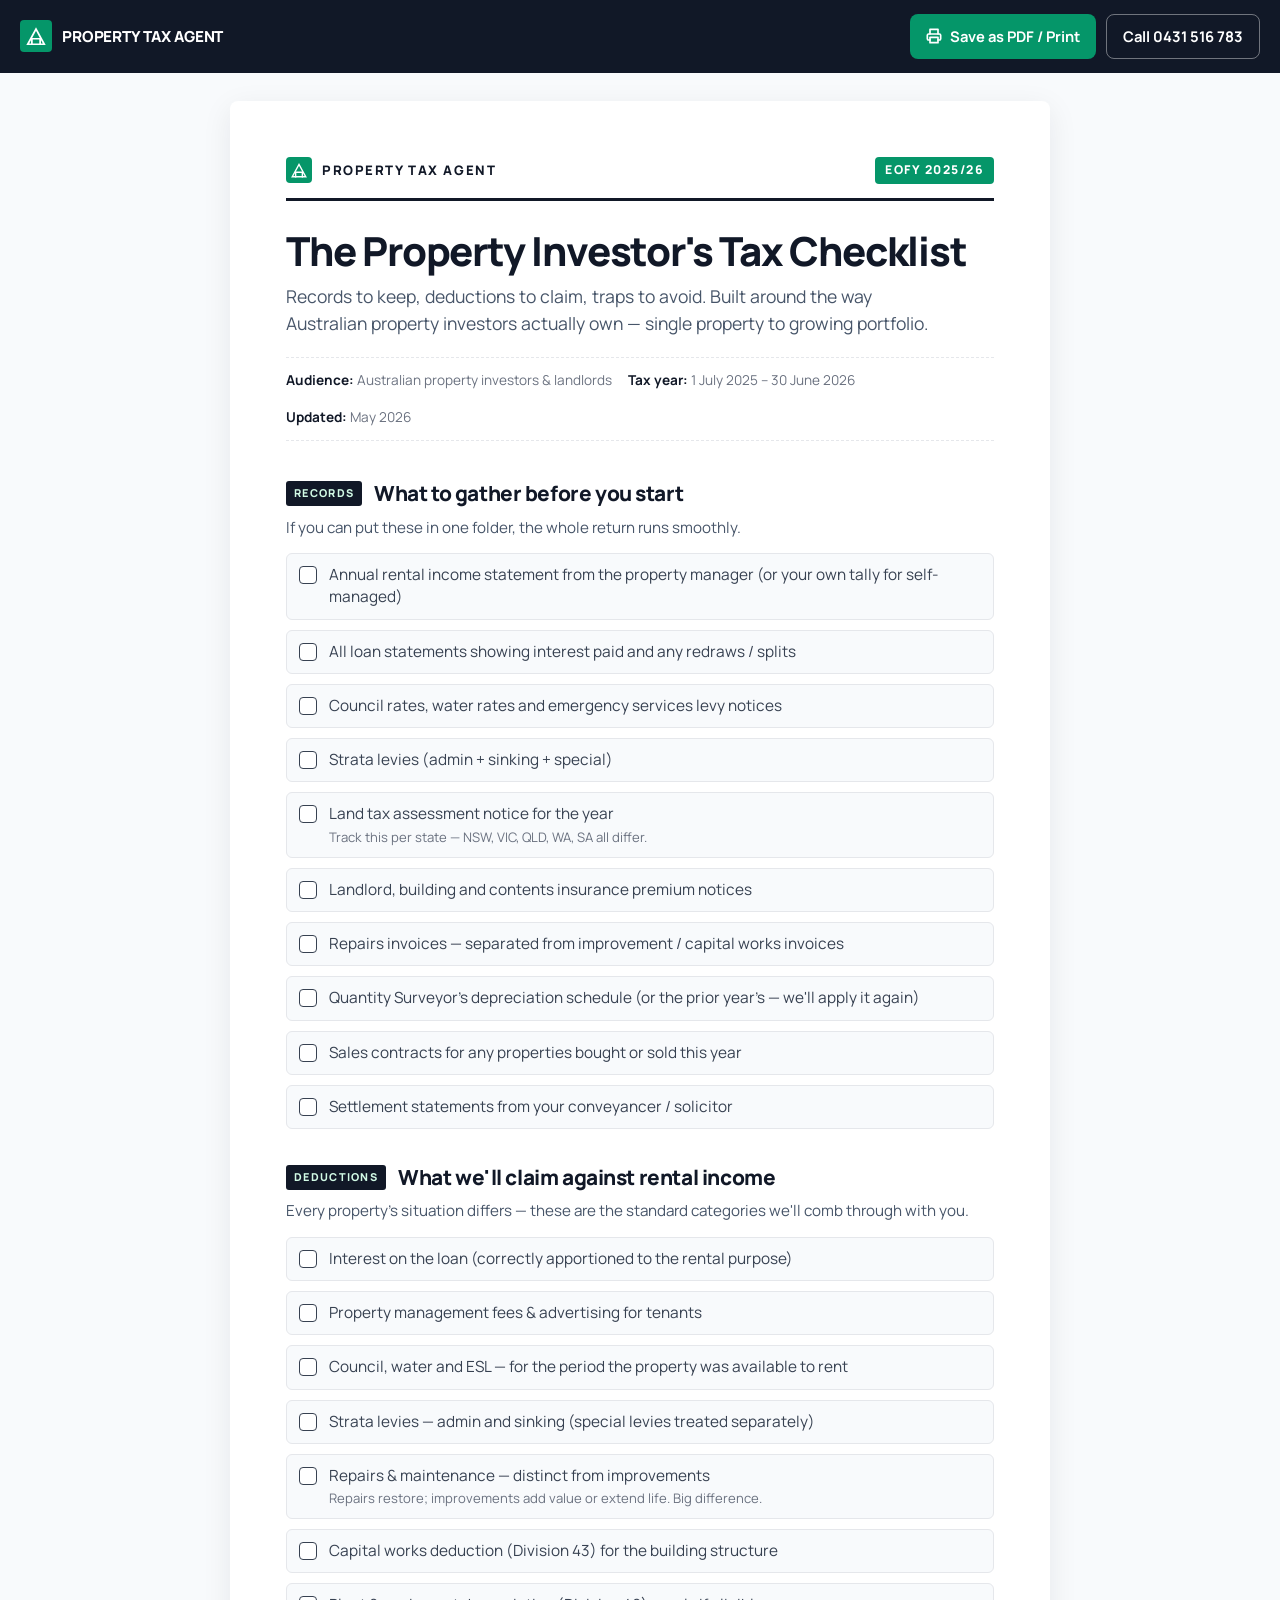
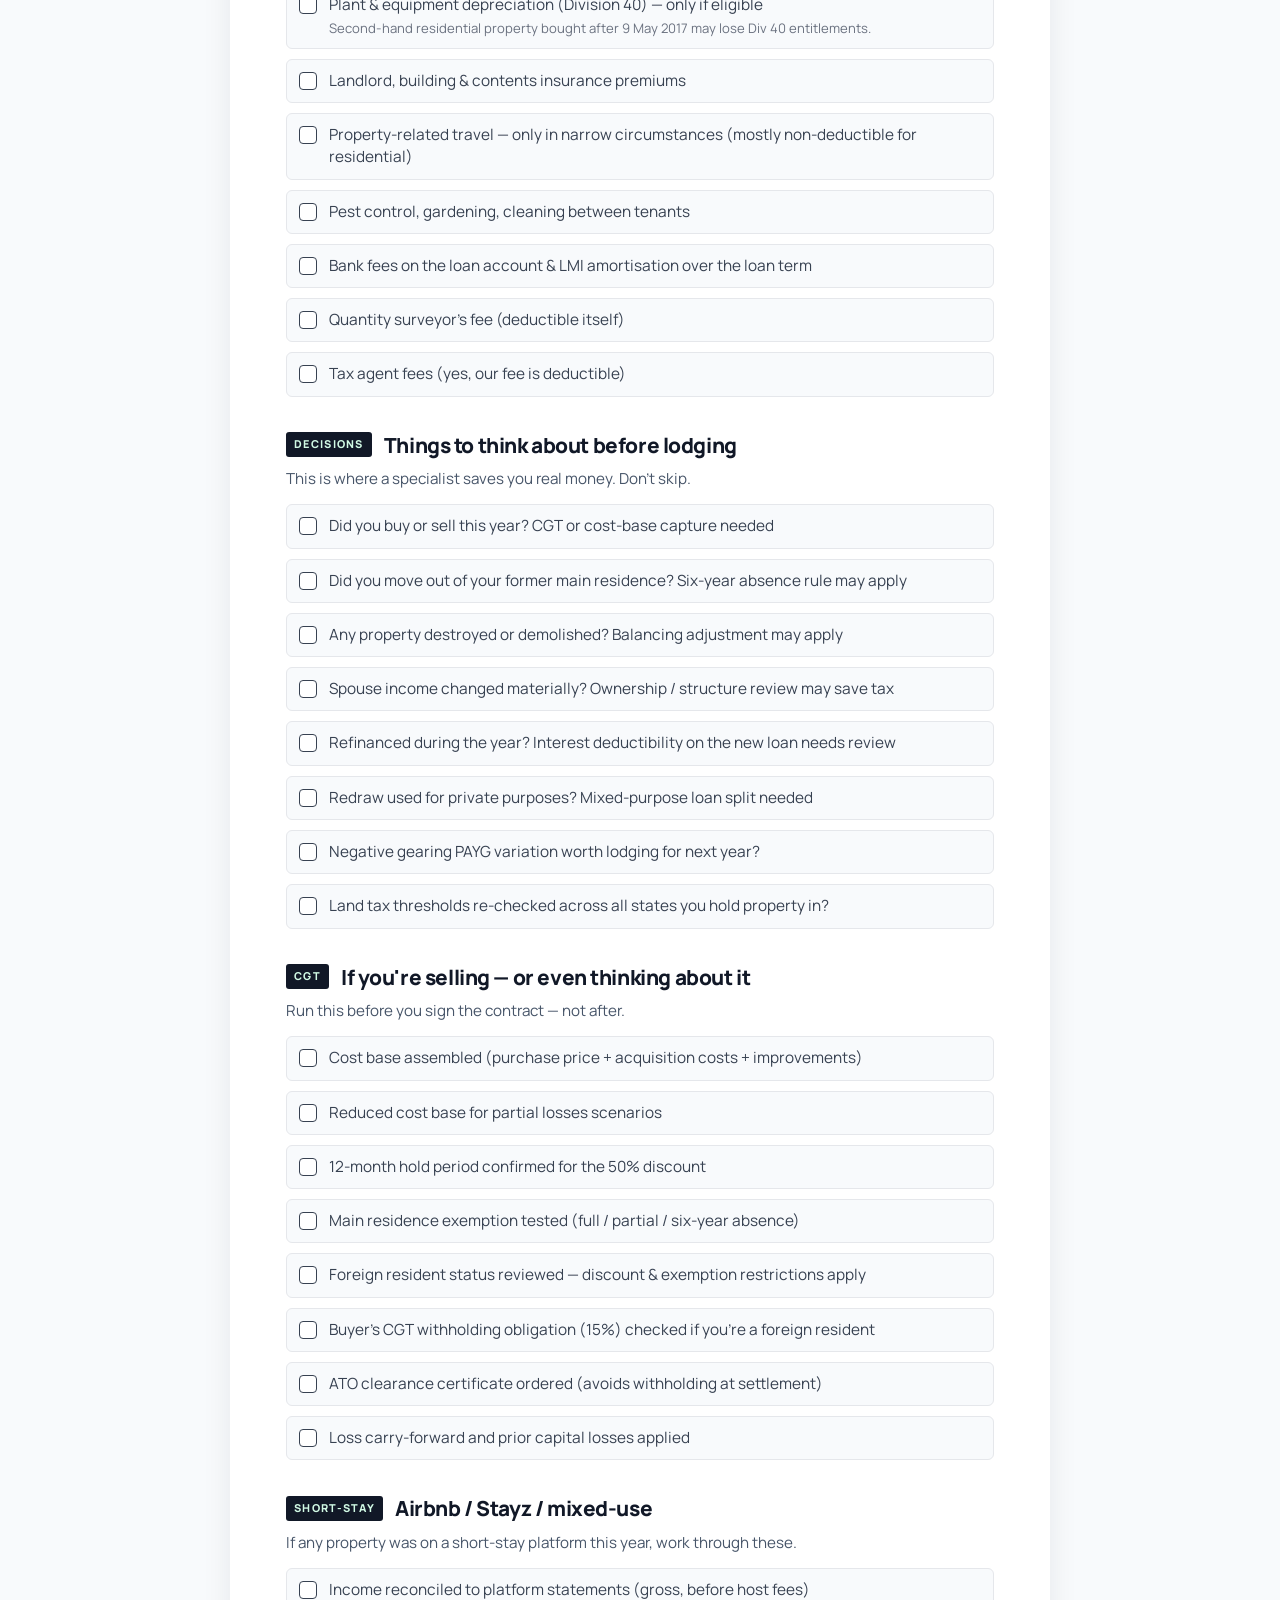
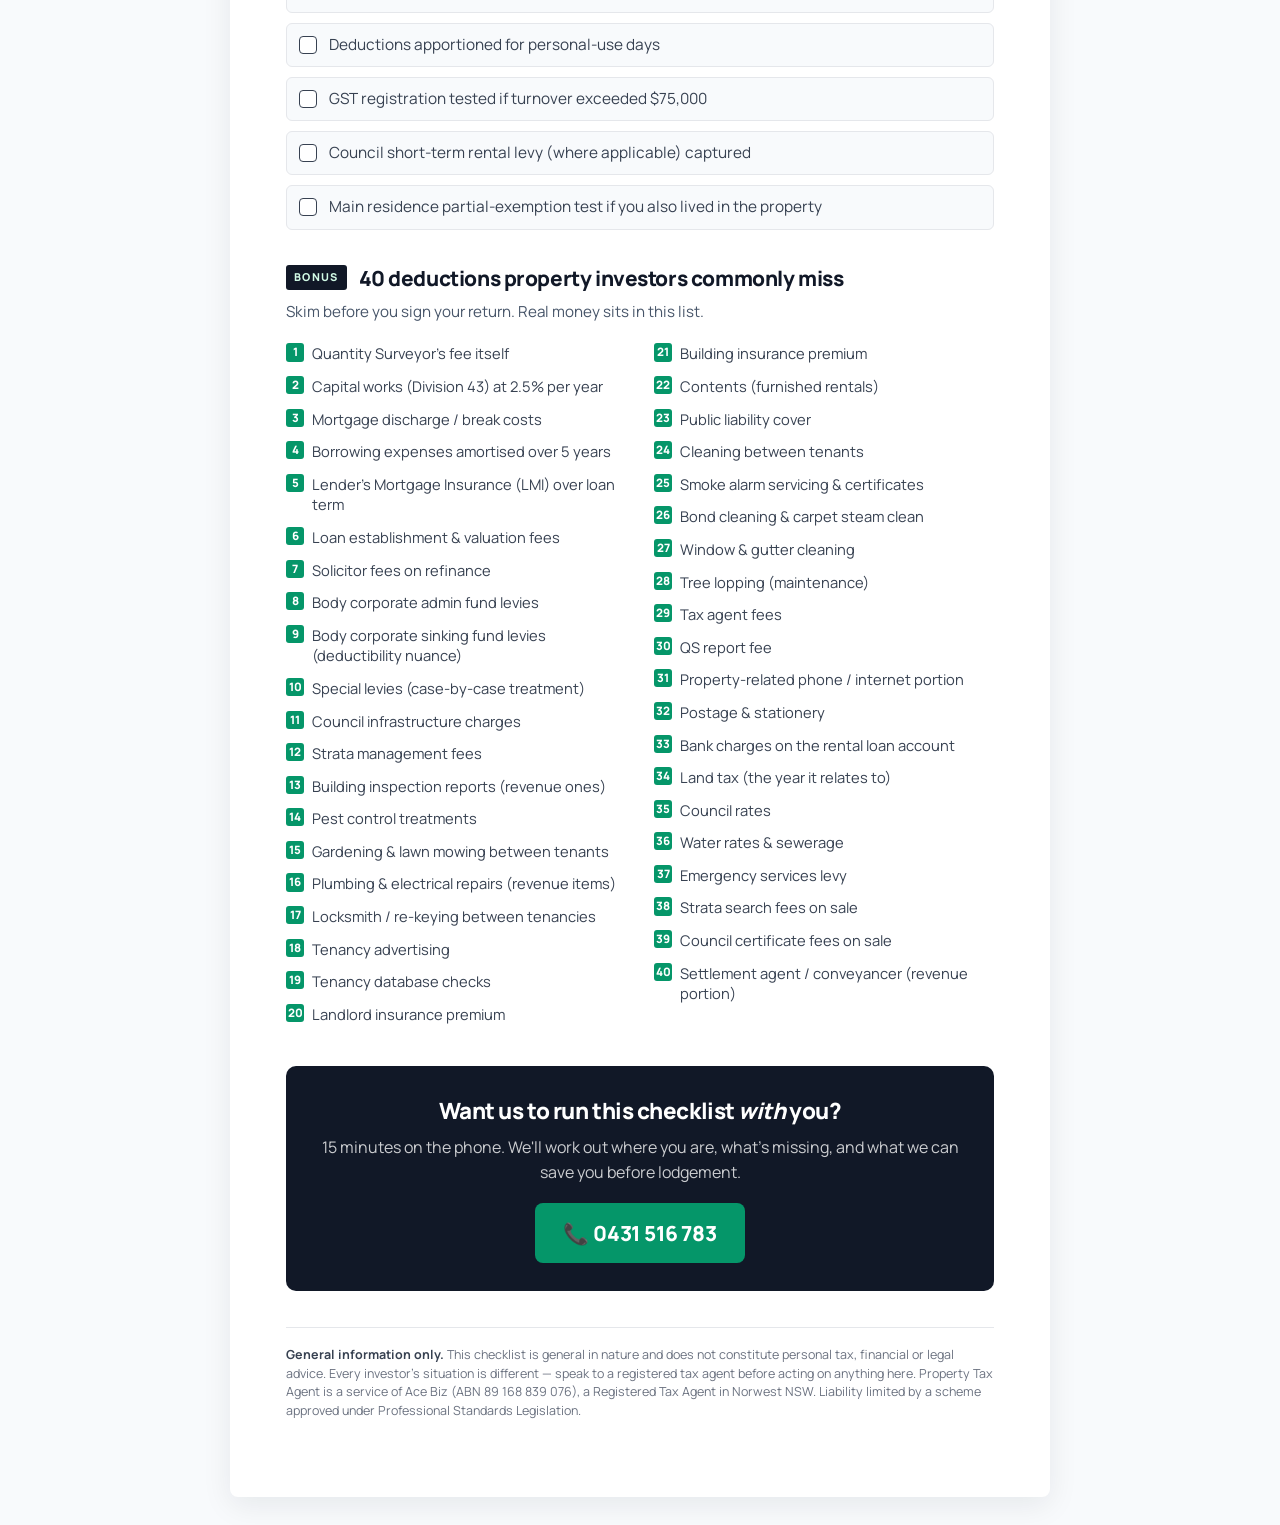
<file: checklist/index.html>
<!doctype html>
<html lang="en-AU">
<head>
<meta charset="utf-8">
<meta name="viewport" content="width=device-width,initial-scale=1">
<title>Property Investor Tax Checklist | Property Tax Agent</title>
<meta name="description" content="The annual tax checklist Australian property investors use. Records to keep, deductions to claim, traps to avoid, CGT to plan. Free download.">
<meta name="robots" content="index,follow">
<meta name="theme-color" content="#111827">
<link rel="preconnect" href="https://fonts.googleapis.com">
<link rel="preconnect" href="https://fonts.gstatic.com" crossorigin>
<link href="https://fonts.googleapis.com/css2?family=Manrope:wght@400;500;600;700;800&display=swap" rel="stylesheet">
<style>
  :root {
    --ink: #111827; --charcoal: #374151;
    --slate: #475569; --grey: #6B7280; --line: #E5E7EB;
    --paper: #F8FAFC; --white: #FFFFFF;
    --em: #059669; --em-deep: #047857; --em-soft: #D1FAE5; --em-tint: #ECFDF5;
    --gold: #D4A437;
    --font: "Manrope", -apple-system, "Segoe UI", Roboto, sans-serif;
  }
  * { box-sizing: border-box; }
  body { margin: 0; font-family: var(--font); color: var(--ink); background: var(--paper); -webkit-font-smoothing: antialiased; line-height: 1.55; }
  a { color: inherit; text-decoration: none; }

  /* Top bar (screen only) */
  .topbar {
    background: var(--ink);
    color: var(--white);
    padding: 14px 20px;
    display: flex;
    align-items: center;
    justify-content: space-between;
    gap: 14px;
    flex-wrap: wrap;
  }
  .topbar a.brand {
    display: inline-flex;
    align-items: center;
    gap: 10px;
    color: var(--white);
    font-weight: 800;
    font-size: .95rem;
    letter-spacing: -0.01em;
  }
  .brand-mark {
    width: 32px; height: 32px;
    background: var(--em); color: var(--white);
    display: grid; place-items: center;
    border-radius: 4px;
  }
  .topbar-cta { display: flex; gap: 10px; flex-wrap: wrap; }
  .btn {
    display: inline-flex;
    align-items: center;
    gap: 8px;
    background: var(--em);
    color: var(--white);
    border: 0;
    border-radius: 8px;
    padding: 10px 16px;
    font-family: var(--font);
    font-weight: 700;
    font-size: .92rem;
    cursor: pointer;
    text-decoration: none;
  }
  .btn:hover { background: var(--em-deep); }
  .btn-ghost {
    background: transparent;
    border: 1.5px solid rgba(255,255,255,.4);
    color: var(--white);
  }
  .btn-ghost:hover { background: rgba(255,255,255,.08); border-color: rgba(255,255,255,.7); }

  .doc {
    max-width: 820px;
    margin: 28px auto;
    background: var(--white);
    padding: 56px 56px 64px;
    border-radius: 8px;
    box-shadow: 0 8px 30px rgba(15,23,42,.08);
  }
  .doc-band {
    display: flex;
    align-items: center;
    justify-content: space-between;
    padding-bottom: 14px;
    border-bottom: 3px solid var(--ink);
    margin-bottom: 28px;
  }
  .doc-band-eye {
    font-size: .82rem;
    font-weight: 800;
    letter-spacing: .12em;
    color: var(--ink);
    display: flex; align-items: center; gap: 10px;
  }
  .doc-band-eye .brand-mark { width: 26px; height: 26px; }
  .doc-band-yr {
    font-size: .76rem;
    font-weight: 800;
    letter-spacing: .12em;
    color: var(--white);
    background: var(--em);
    padding: 4px 10px;
    border-radius: 4px;
  }

  h1 {
    font-weight: 800;
    font-size: clamp(1.8rem, 4vw, 2.5rem);
    line-height: 1.1;
    margin: 0 0 10px;
    color: var(--ink);
    letter-spacing: -0.03em;
  }
  .hero-sub {
    font-size: 1.1rem;
    color: var(--slate);
    margin: 0 0 20px;
    max-width: 60ch;
  }
  .hero-meta {
    display: flex; flex-wrap: wrap; gap: 16px;
    font-size: .85rem;
    color: var(--grey);
    border-top: 1px dashed var(--line);
    border-bottom: 1px dashed var(--line);
    padding: 12px 0;
    margin-bottom: 36px;
  }
  .hero-meta strong { color: var(--ink); font-weight: 700; }

  h2 {
    font-weight: 800;
    font-size: 1.3rem;
    margin: 32px 0 6px;
    color: var(--ink);
    display: flex;
    align-items: center;
    gap: 12px;
    letter-spacing: -0.02em;
  }
  .week-tag {
    font-size: .68rem;
    background: var(--ink);
    color: var(--em-soft);
    padding: 4px 8px;
    border-radius: 3px;
    letter-spacing: .12em;
    font-weight: 800;
  }
  h2 + p {
    margin: 0 0 14px;
    color: var(--slate);
    font-size: .95rem;
  }

  ul.checklist {
    list-style: none;
    padding: 0;
    margin: 0 0 24px;
    display: grid;
    gap: 10px;
  }
  ul.checklist li {
    display: flex;
    align-items: flex-start;
    gap: 12px;
    padding: 10px 12px;
    background: var(--paper);
    border: 1px solid var(--line);
    border-radius: 6px;
    font-size: .96rem;
    line-height: 1.45;
    color: var(--charcoal);
    transition: background .12s ease;
  }
  ul.checklist li:hover { background: var(--em-tint); }
  ul.checklist input[type="checkbox"] {
    flex: 0 0 auto;
    appearance: none;
    -webkit-appearance: none;
    width: 18px; height: 18px;
    border: 1.5px solid var(--charcoal);
    border-radius: 4px;
    margin: 2px 0 0;
    cursor: pointer;
    position: relative;
    background: var(--white);
  }
  ul.checklist input[type="checkbox"]:checked {
    background: var(--em);
    border-color: var(--em-deep);
  }
  ul.checklist input[type="checkbox"]:checked::after {
    content: "";
    position: absolute;
    left: 3px; top: 2px;
    width: 8px; height: 4px;
    border-left: 2px solid var(--white);
    border-bottom: 2px solid var(--white);
    transform: rotate(-45deg);
  }
  ul.checklist input[type="checkbox"]:checked + label { text-decoration: line-through; color: var(--grey); }
  ul.checklist label { cursor: pointer; flex: 1; }
  ul.checklist .note { font-size: .82rem; color: var(--grey); display: block; margin-top: 2px; }

  .deductions {
    columns: 2;
    column-gap: 28px;
    margin: 0 0 36px;
    padding: 0;
    list-style: none;
    counter-reset: ded;
  }
  .deductions li {
    break-inside: avoid;
    padding: 6px 0 6px 26px;
    position: relative;
    font-size: .92rem;
    color: var(--charcoal);
    line-height: 1.4;
  }
  .deductions li::before {
    counter-increment: ded;
    content: counter(ded);
    position: absolute;
    left: 0; top: 6px;
    width: 18px;
    font-weight: 800;
    font-size: .72rem;
    color: var(--white);
    background: var(--em);
    text-align: center;
    border-radius: 3px;
    padding: 1px 0;
  }

  .cta-block {
    margin-top: 36px;
    padding: 28px;
    background: var(--ink);
    color: var(--white);
    border-radius: 10px;
    text-align: center;
  }
  .cta-block h3 {
    font-weight: 800;
    font-size: 1.4rem;
    color: var(--white);
    margin: 0 0 6px;
    letter-spacing: -0.02em;
  }
  .cta-block p { margin: 0 0 18px; color: rgba(255,255,255,.78); }
  .cta-block .phone {
    display: inline-block;
    padding: 14px 28px;
    background: var(--em);
    color: var(--white);
    border-radius: 8px;
    font-weight: 800;
    font-size: 1.3rem;
    letter-spacing: -0.01em;
  }
  .cta-block .phone:hover { background: var(--em-deep); }

  .legal {
    margin-top: 36px;
    padding-top: 18px;
    border-top: 1px solid var(--line);
    font-size: .78rem;
    color: var(--grey);
    line-height: 1.5;
  }
  .legal strong { color: var(--charcoal); }

  /* Print */
  @media print {
    body { background: var(--white); }
    .topbar, .print-hide { display: none !important; }
    .doc {
      max-width: 100%;
      margin: 0;
      padding: 16mm 14mm;
      box-shadow: none;
      border-radius: 0;
    }
    h2 { page-break-after: avoid; break-after: avoid; }
    ul.checklist li, .deductions li { page-break-inside: avoid; break-inside: avoid; background: transparent; }
    ul.checklist li:hover { background: transparent; }
    .cta-block { background: var(--white); color: var(--ink); border: 2px solid var(--ink); }
    .cta-block h3, .cta-block p { color: var(--ink); }
    .deductions { columns: 2; }
    a { color: var(--ink); text-decoration: none; }
    @page { size: A4; margin: 12mm; }
  }
  @media (max-width: 720px) {
    .doc { padding: 28px 22px; margin: 16px 8px; }
    .deductions { columns: 1; }
    .hero-meta { gap: 10px; }
  }
</style>
</head>
<body>

<div class="topbar print-hide">
  <a href="../index.html" class="brand">
    <span class="brand-mark" aria-hidden="true">
      <svg viewBox="0 0 32 32" width="22" height="22" fill="none" stroke="currentColor" stroke-width="2.5" stroke-linecap="square">
        <path d="M4 28 L16 6 L28 28 Z"/>
        <path d="M10 28 L10 20 L22 20 L22 28"/>
      </svg>
    </span>
    <span>PROPERTY TAX AGENT</span>
  </a>
  <div class="topbar-cta">
    <button class="btn" onclick="window.print()" type="button">
      <svg viewBox="0 0 24 24" width="16" height="16" fill="none" stroke="currentColor" stroke-width="2.5" stroke-linecap="round" stroke-linejoin="round" aria-hidden="true">
        <polyline points="6 9 6 2 18 2 18 9"/>
        <path d="M6 18H4a2 2 0 0 1-2-2v-5a2 2 0 0 1 2-2h16a2 2 0 0 1 2 2v5a2 2 0 0 1-2 2h-2"/>
        <rect x="6" y="14" width="12" height="8"/>
      </svg>
      <span>Save as PDF / Print</span>
    </button>
    <a class="btn btn-ghost" href="tel:+61431516783">Call 0431 516 783</a>
  </div>
</div>

<article class="doc">

  <div class="doc-band">
    <span class="doc-band-eye">
      <span class="brand-mark" aria-hidden="true">
        <svg viewBox="0 0 32 32" width="18" height="18" fill="none" stroke="currentColor" stroke-width="2.5" stroke-linecap="square">
          <path d="M4 28 L16 6 L28 28 Z"/>
          <path d="M10 28 L10 20 L22 20 L22 28"/>
        </svg>
      </span>
      PROPERTY TAX AGENT
    </span>
    <span class="doc-band-yr">EOFY 2025/26</span>
  </div>

  <h1>The Property Investor's Tax Checklist</h1>
  <p class="hero-sub">Records to keep, deductions to claim, traps to avoid. Built around the way Australian property investors actually own — single property to growing portfolio.</p>
  <div class="hero-meta">
    <span><strong>Audience:</strong> Australian property investors &amp; landlords</span>
    <span><strong>Tax year:</strong> 1 July 2025 – 30 June 2026</span>
    <span><strong>Updated:</strong> May 2026</span>
  </div>

  <h2><span class="week-tag">RECORDS</span> What to gather before you start</h2>
  <p>If you can put these in one folder, the whole return runs smoothly.</p>
  <ul class="checklist">
    <li><input type="checkbox" id="c1"><label for="c1">Annual rental income statement from the property manager (or your own tally for self-managed)</label></li>
    <li><input type="checkbox" id="c2"><label for="c2">All loan statements showing interest paid and any redraws / splits</label></li>
    <li><input type="checkbox" id="c3"><label for="c3">Council rates, water rates and emergency services levy notices</label></li>
    <li><input type="checkbox" id="c4"><label for="c4">Strata levies (admin + sinking + special)</label></li>
    <li><input type="checkbox" id="c5"><label for="c5">Land tax assessment notice for the year <span class="note">Track this per state — NSW, VIC, QLD, WA, SA all differ.</span></label></li>
    <li><input type="checkbox" id="c6"><label for="c6">Landlord, building and contents insurance premium notices</label></li>
    <li><input type="checkbox" id="c7"><label for="c7">Repairs invoices — separated from improvement / capital works invoices</label></li>
    <li><input type="checkbox" id="c8"><label for="c8">Quantity Surveyor's depreciation schedule (or the prior year's — we'll apply it again)</label></li>
    <li><input type="checkbox" id="c9"><label for="c9">Sales contracts for any properties bought or sold this year</label></li>
    <li><input type="checkbox" id="c10"><label for="c10">Settlement statements from your conveyancer / solicitor</label></li>
  </ul>

  <h2><span class="week-tag">DEDUCTIONS</span> What we'll claim against rental income</h2>
  <p>Every property's situation differs — these are the standard categories we'll comb through with you.</p>
  <ul class="checklist">
    <li><input type="checkbox" id="d1"><label for="d1">Interest on the loan (correctly apportioned to the rental purpose)</label></li>
    <li><input type="checkbox" id="d2"><label for="d2">Property management fees &amp; advertising for tenants</label></li>
    <li><input type="checkbox" id="d3"><label for="d3">Council, water and ESL — for the period the property was available to rent</label></li>
    <li><input type="checkbox" id="d4"><label for="d4">Strata levies — admin and sinking (special levies treated separately)</label></li>
    <li><input type="checkbox" id="d5"><label for="d5">Repairs &amp; maintenance — distinct from improvements <span class="note">Repairs restore; improvements add value or extend life. Big difference.</span></label></li>
    <li><input type="checkbox" id="d6"><label for="d6">Capital works deduction (Division 43) for the building structure</label></li>
    <li><input type="checkbox" id="d7"><label for="d7">Plant &amp; equipment depreciation (Division 40) — only if eligible <span class="note">Second-hand residential property bought after 9 May 2017 may lose Div 40 entitlements.</span></label></li>
    <li><input type="checkbox" id="d8"><label for="d8">Landlord, building &amp; contents insurance premiums</label></li>
    <li><input type="checkbox" id="d9"><label for="d9">Property-related travel — only in narrow circumstances (mostly non-deductible for residential)</label></li>
    <li><input type="checkbox" id="d10"><label for="d10">Pest control, gardening, cleaning between tenants</label></li>
    <li><input type="checkbox" id="d11"><label for="d11">Bank fees on the loan account &amp; LMI amortisation over the loan term</label></li>
    <li><input type="checkbox" id="d12"><label for="d12">Quantity surveyor's fee (deductible itself)</label></li>
    <li><input type="checkbox" id="d13"><label for="d13">Tax agent fees (yes, our fee is deductible)</label></li>
  </ul>

  <h2><span class="week-tag">DECISIONS</span> Things to think about before lodging</h2>
  <p>This is where a specialist saves you real money. Don't skip.</p>
  <ul class="checklist">
    <li><input type="checkbox" id="e1"><label for="e1">Did you buy or sell this year? CGT or cost-base capture needed</label></li>
    <li><input type="checkbox" id="e2"><label for="e2">Did you move out of your former main residence? Six-year absence rule may apply</label></li>
    <li><input type="checkbox" id="e3"><label for="e3">Any property destroyed or demolished? Balancing adjustment may apply</label></li>
    <li><input type="checkbox" id="e4"><label for="e4">Spouse income changed materially? Ownership / structure review may save tax</label></li>
    <li><input type="checkbox" id="e5"><label for="e5">Refinanced during the year? Interest deductibility on the new loan needs review</label></li>
    <li><input type="checkbox" id="e6"><label for="e6">Redraw used for private purposes? Mixed-purpose loan split needed</label></li>
    <li><input type="checkbox" id="e7"><label for="e7">Negative gearing PAYG variation worth lodging for next year?</label></li>
    <li><input type="checkbox" id="e8"><label for="e8">Land tax thresholds re-checked across all states you hold property in?</label></li>
  </ul>

  <h2><span class="week-tag">CGT</span> If you're selling — or even thinking about it</h2>
  <p>Run this before you sign the contract — not after.</p>
  <ul class="checklist">
    <li><input type="checkbox" id="f1"><label for="f1">Cost base assembled (purchase price + acquisition costs + improvements)</label></li>
    <li><input type="checkbox" id="f2"><label for="f2">Reduced cost base for partial losses scenarios</label></li>
    <li><input type="checkbox" id="f3"><label for="f3">12-month hold period confirmed for the 50% discount</label></li>
    <li><input type="checkbox" id="f4"><label for="f4">Main residence exemption tested (full / partial / six-year absence)</label></li>
    <li><input type="checkbox" id="f5"><label for="f5">Foreign resident status reviewed — discount &amp; exemption restrictions apply</label></li>
    <li><input type="checkbox" id="f6"><label for="f6">Buyer's CGT withholding obligation (15%) checked if you're a foreign resident</label></li>
    <li><input type="checkbox" id="f7"><label for="f7">ATO clearance certificate ordered (avoids withholding at settlement)</label></li>
    <li><input type="checkbox" id="f8"><label for="f8">Loss carry-forward and prior capital losses applied</label></li>
  </ul>

  <h2><span class="week-tag">SHORT-STAY</span> Airbnb / Stayz / mixed-use</h2>
  <p>If any property was on a short-stay platform this year, work through these.</p>
  <ul class="checklist">
    <li><input type="checkbox" id="g1"><label for="g1">Income reconciled to platform statements (gross, before host fees)</label></li>
    <li><input type="checkbox" id="g2"><label for="g2">Deductions apportioned for personal-use days</label></li>
    <li><input type="checkbox" id="g3"><label for="g3">GST registration tested if turnover exceeded $75,000</label></li>
    <li><input type="checkbox" id="g4"><label for="g4">Council short-term rental levy (where applicable) captured</label></li>
    <li><input type="checkbox" id="g5"><label for="g5">Main residence partial-exemption test if you also lived in the property</label></li>
  </ul>

  <h2><span class="week-tag">BONUS</span> 40 deductions property investors commonly miss</h2>
  <p>Skim before you sign your return. Real money sits in this list.</p>
  <ol class="deductions">
    <li>Quantity Surveyor's fee itself</li>
    <li>Capital works (Division 43) at 2.5% per year</li>
    <li>Mortgage discharge / break costs</li>
    <li>Borrowing expenses amortised over 5 years</li>
    <li>Lender's Mortgage Insurance (LMI) over loan term</li>
    <li>Loan establishment &amp; valuation fees</li>
    <li>Solicitor fees on refinance</li>
    <li>Body corporate admin fund levies</li>
    <li>Body corporate sinking fund levies (deductibility nuance)</li>
    <li>Special levies (case-by-case treatment)</li>
    <li>Council infrastructure charges</li>
    <li>Strata management fees</li>
    <li>Building inspection reports (revenue ones)</li>
    <li>Pest control treatments</li>
    <li>Gardening &amp; lawn mowing between tenants</li>
    <li>Plumbing &amp; electrical repairs (revenue items)</li>
    <li>Locksmith / re-keying between tenancies</li>
    <li>Tenancy advertising</li>
    <li>Tenancy database checks</li>
    <li>Landlord insurance premium</li>
    <li>Building insurance premium</li>
    <li>Contents (furnished rentals)</li>
    <li>Public liability cover</li>
    <li>Cleaning between tenants</li>
    <li>Smoke alarm servicing &amp; certificates</li>
    <li>Bond cleaning &amp; carpet steam clean</li>
    <li>Window &amp; gutter cleaning</li>
    <li>Tree lopping (maintenance)</li>
    <li>Tax agent fees</li>
    <li>QS report fee</li>
    <li>Property-related phone / internet portion</li>
    <li>Postage &amp; stationery</li>
    <li>Bank charges on the rental loan account</li>
    <li>Land tax (the year it relates to)</li>
    <li>Council rates</li>
    <li>Water rates &amp; sewerage</li>
    <li>Emergency services levy</li>
    <li>Strata search fees on sale</li>
    <li>Council certificate fees on sale</li>
    <li>Settlement agent / conveyancer (revenue portion)</li>
  </ol>

  <div class="cta-block print-hide">
    <h3>Want us to run this checklist <em>with</em> you?</h3>
    <p>15 minutes on the phone. We'll work out where you are, what's missing, and what we can save you before lodgement.</p>
    <a class="phone" href="tel:+61431516783">📞 0431 516 783</a>
  </div>

  <p class="legal">
    <strong>General information only.</strong> This checklist is general in nature and does not constitute personal tax, financial or legal advice. Every investor's situation is different — speak to a registered tax agent before acting on anything here. Property Tax Agent is a service of Ace Biz (ABN 89&nbsp;168&nbsp;839&nbsp;076), a Registered Tax Agent in Norwest NSW. Liability limited by a scheme approved under Professional Standards Legislation.
  </p>

</article>

</body>
</html>
</file>
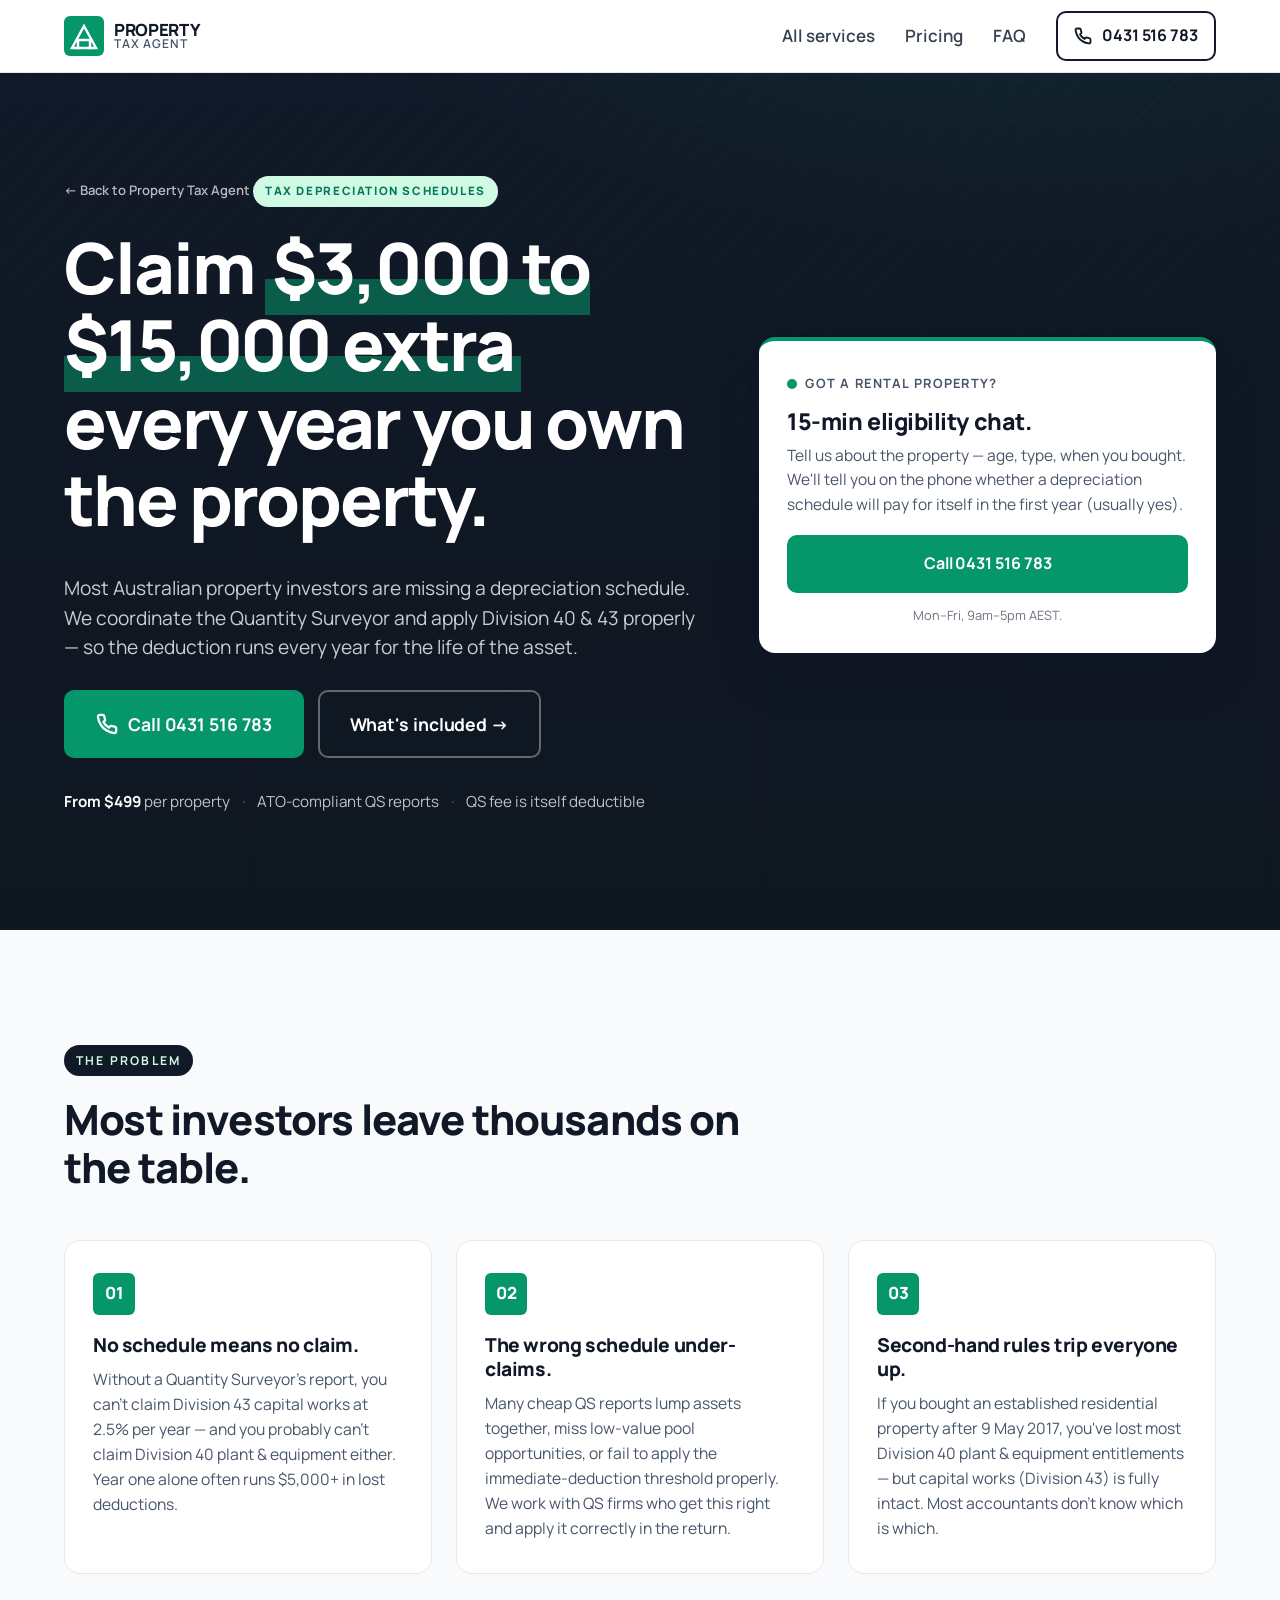
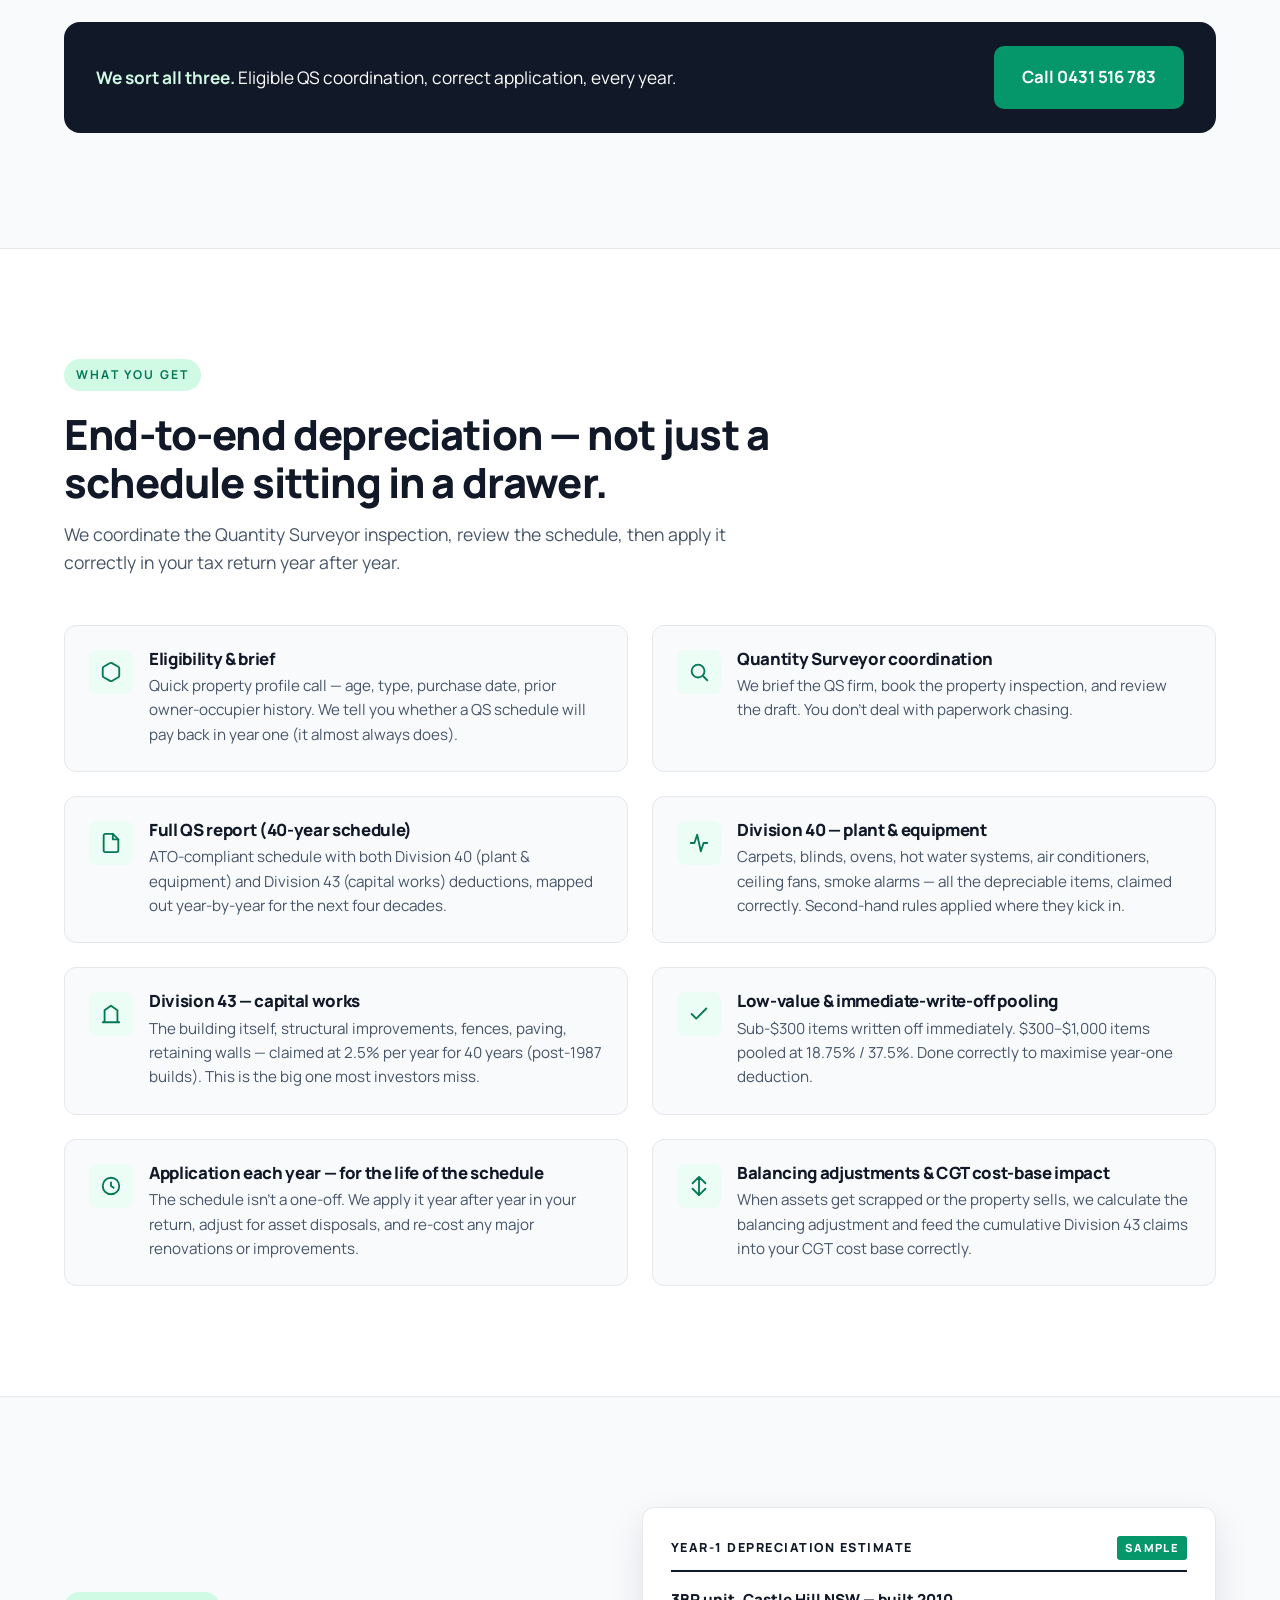
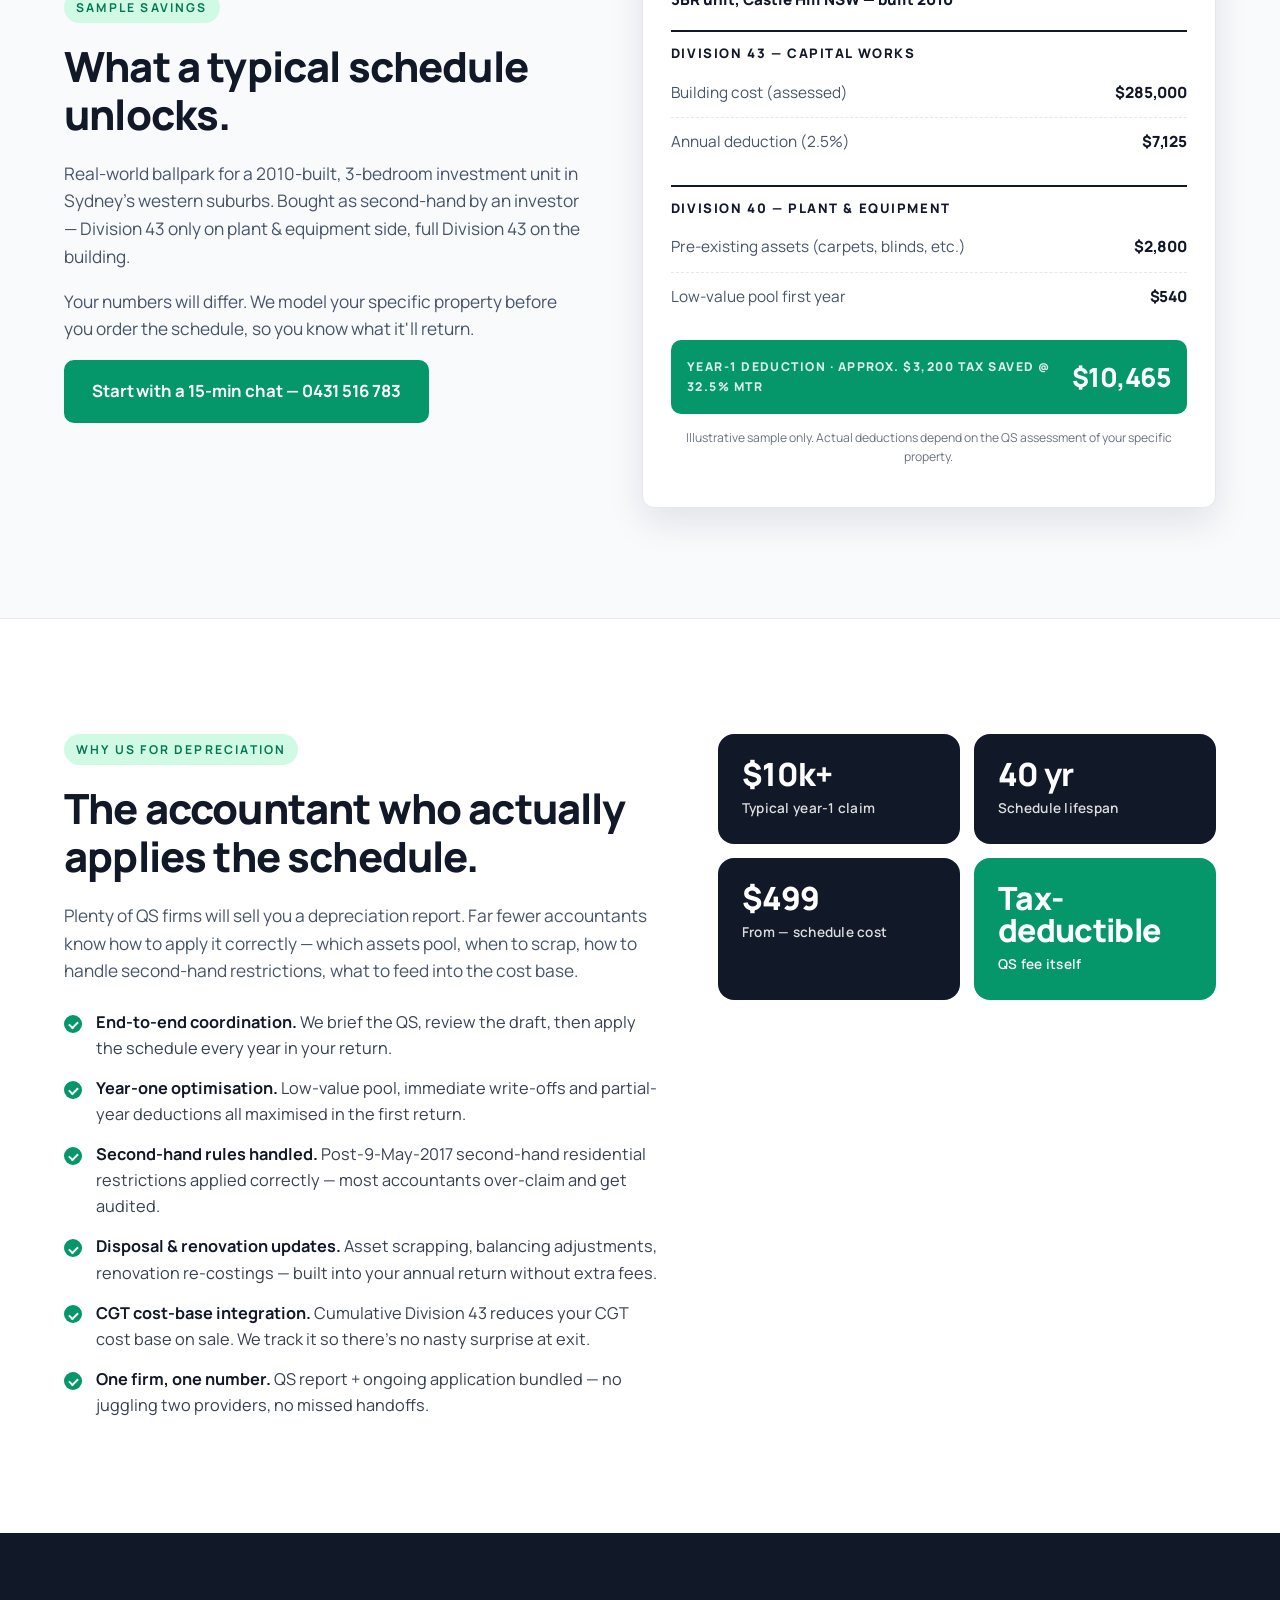
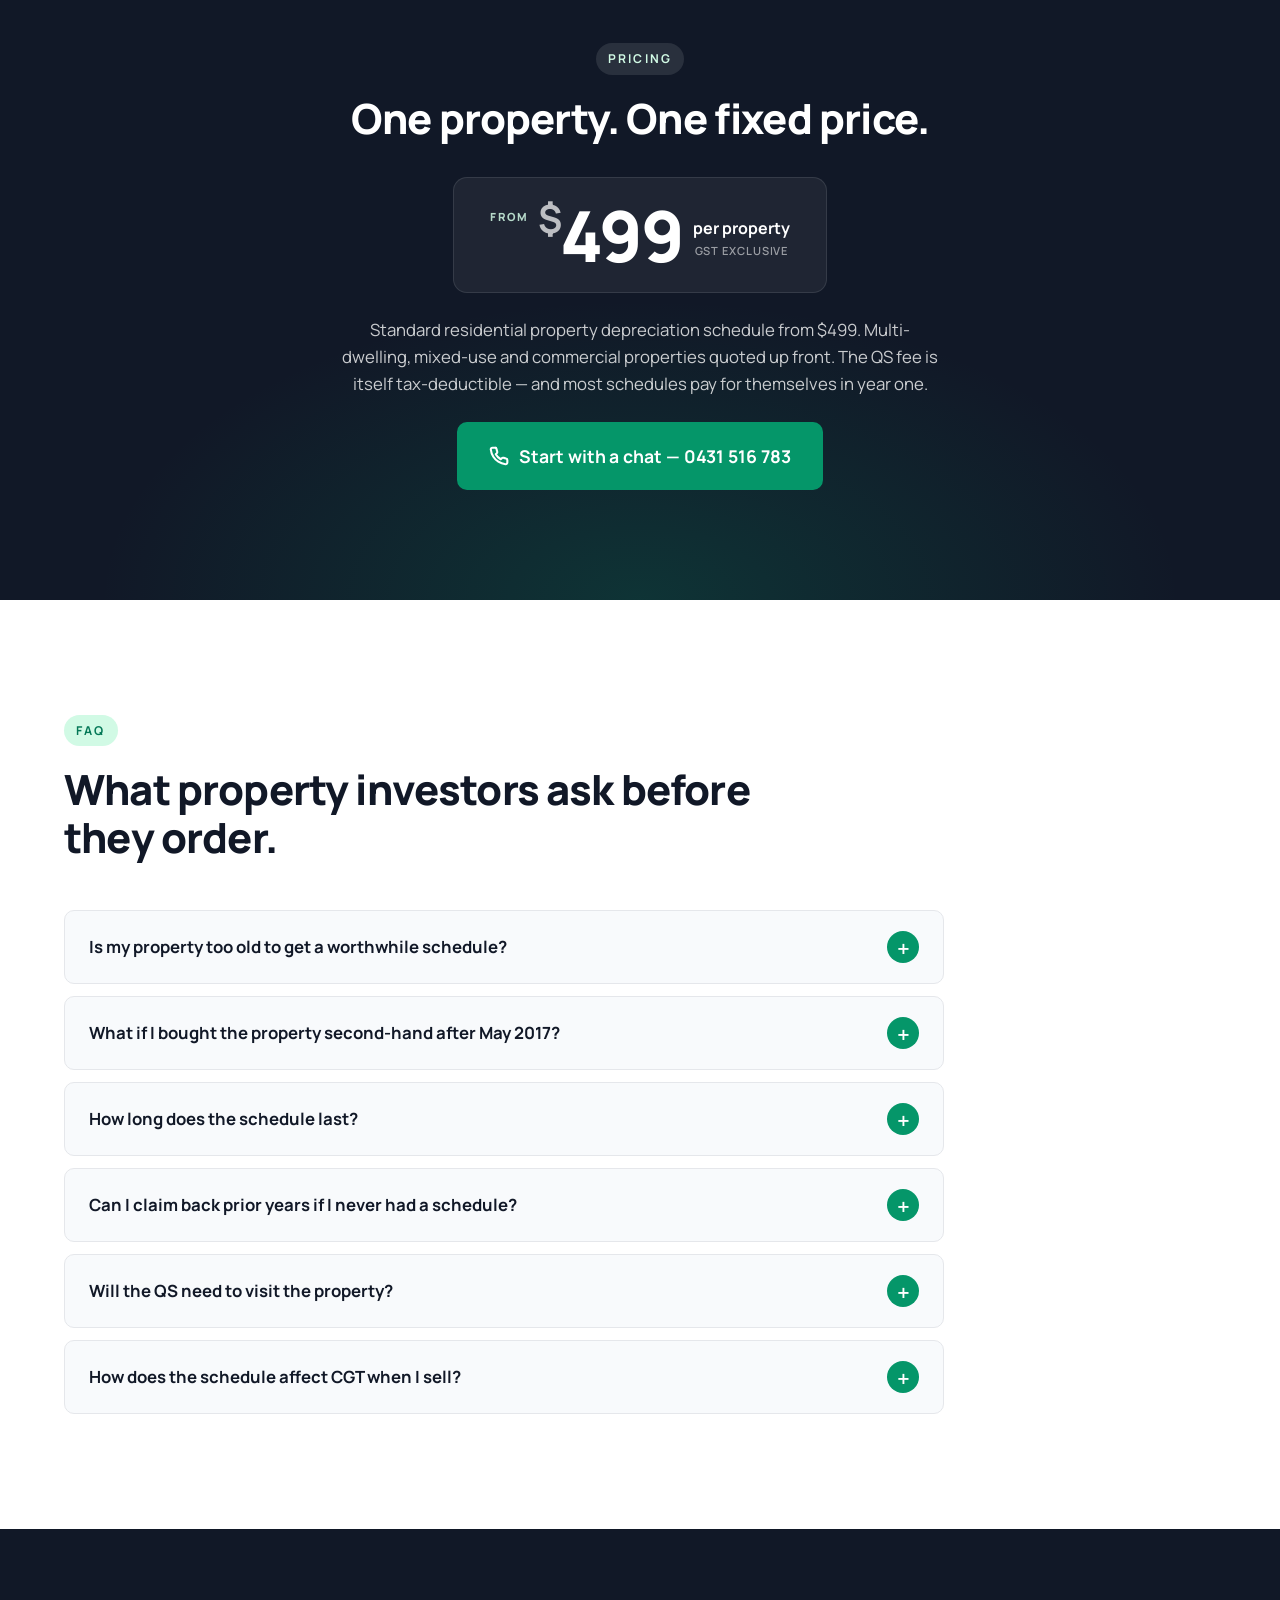
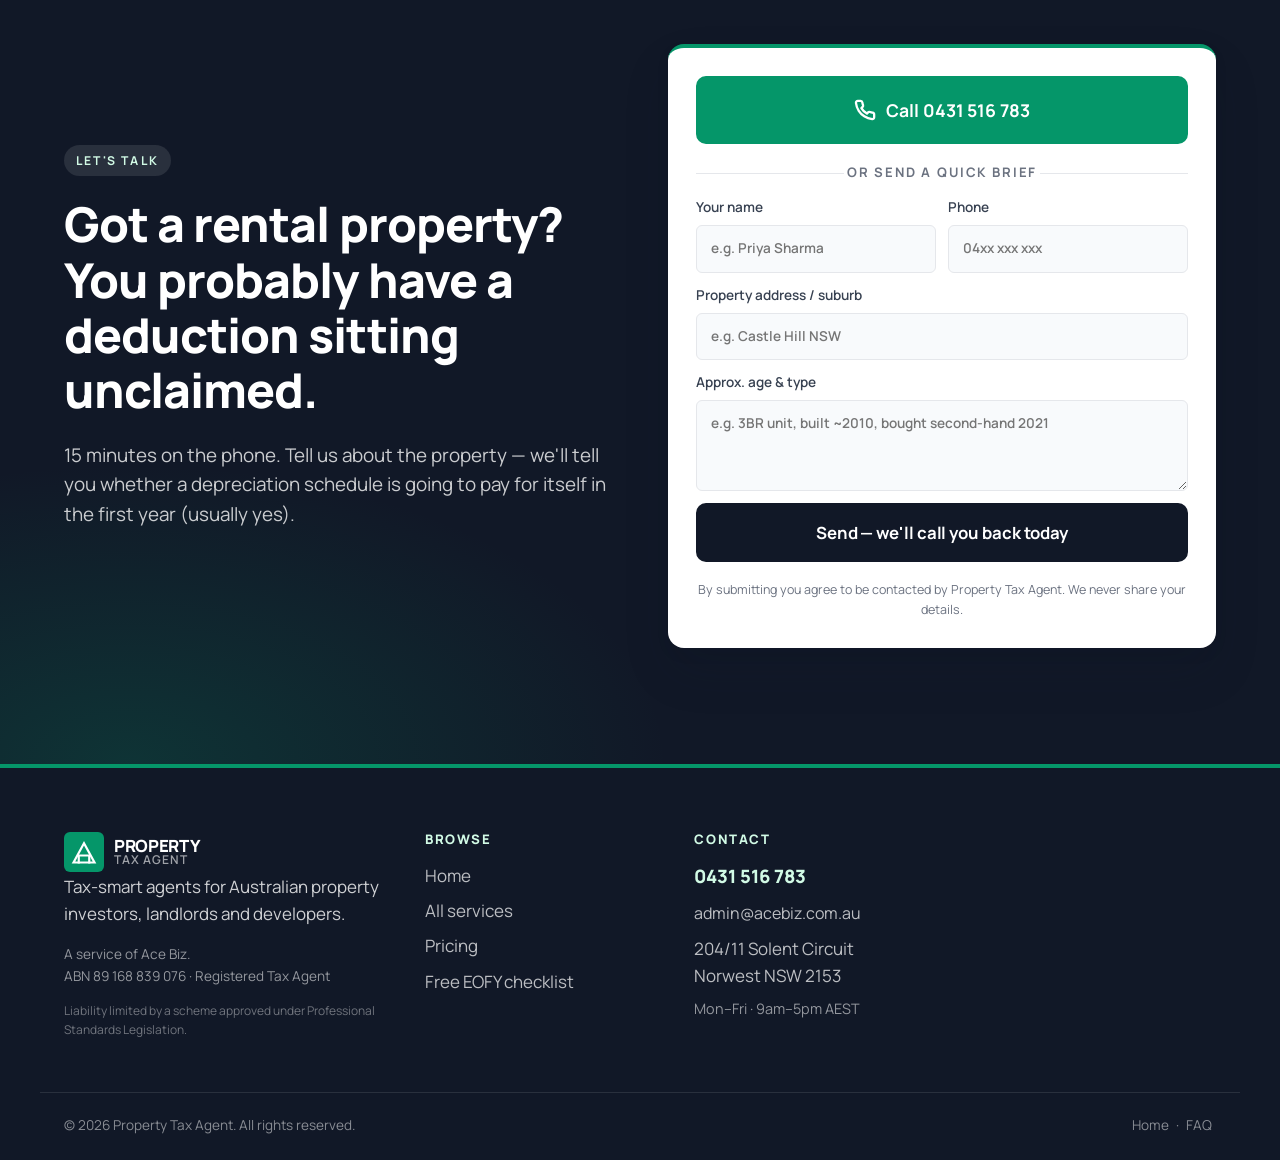
<file: services/depreciation-schedules/index.html>
<!doctype html>
<html lang="en-AU">
<head>
<meta charset="utf-8">
<meta name="viewport" content="width=device-width,initial-scale=1">
<title>Tax Depreciation Schedules for Property Investors | Property Tax Agent</title>
<meta name="description" content="Claim $3,000–$15,000 extra every year. We coordinate the Quantity Surveyor's depreciation schedule and apply Division 40 &amp; 43 properly. From $499. Call 0431 516 783.">
<meta name="robots" content="index,follow">
<meta name="theme-color" content="#111827">
<meta property="og:title" content="Tax Depreciation Schedules — Property Tax Agent">
<meta property="og:description" content="Claim $3,000–$15,000 extra every year on your investment property. From $499.">
<meta property="og:type" content="website">
<link rel="canonical" href="https://propertytaxagent.com/services/depreciation-schedules/">
<link rel="preconnect" href="https://fonts.googleapis.com">
<link rel="preconnect" href="https://fonts.gstatic.com" crossorigin>
<link href="https://fonts.googleapis.com/css2?family=Manrope:wght@400;500;600;700;800&display=swap" rel="stylesheet">
<link rel="stylesheet" href="../../styles.css">

<script type="application/ld+json">
{
  "@context": "https://schema.org",
  "@type": "Service",
  "name": "Tax Depreciation Schedules for Property Investors",
  "provider": {
    "@type": "AccountingService",
    "name": "Property Tax Agent",
    "url": "https://propertytaxagent.com",
    "telephone": "+61-431-516-783",
    "address": {
      "@type": "PostalAddress",
      "streetAddress": "Suite 204, 11 Solent Circuit",
      "addressLocality": "Norwest",
      "addressRegion": "NSW",
      "postalCode": "2153",
      "addressCountry": "AU"
    }
  },
  "areaServed": [
    { "@type": "AdministrativeArea", "name": "The Hills District, NSW" },
    { "@type": "AdministrativeArea", "name": "Central Coast, NSW" },
    { "@type": "AdministrativeArea", "name": "New South Wales" }
  ],
  "serviceType": "Tax depreciation schedule preparation & application",
  "description": "Quantity Surveyor depreciation schedule coordination and application of Division 40 & 43 deductions across the life of an Australian investment property.",
  "offers": {
    "@type": "Offer",
    "priceCurrency": "AUD",
    "price": "499",
    "description": "QS depreciation schedule coordinated and applied — from $499 per property."
  }
}
</script>

<style>
  .lp-back { display: inline-flex; align-items: center; gap: 6px; font-size: .82rem; font-weight: 600; color: rgba(255,255,255,.7); margin-bottom: 14px; transition: color .12s ease; }
  .lp-back:hover { color: var(--em-soft); }

  .lp-pill {
    display: inline-block;
    background: var(--em-soft);
    color: var(--em-deep);
    font-size: .72rem;
    font-weight: 800;
    letter-spacing: .14em;
    text-transform: uppercase;
    padding: 6px 12px;
    border-radius: 999px;
    margin-bottom: 22px;
  }

  .lp-deliv {
    padding: clamp(72px, 9vw, 110px) 0;
    background: var(--white);
  }
  .lp-deliv-grid {
    display: grid;
    grid-template-columns: repeat(2, 1fr);
    gap: 24px;
    margin-top: 36px;
  }
  .lp-deliv-card {
    background: var(--paper);
    border: 1px solid var(--line);
    border-radius: 12px;
    padding: 24px;
    display: flex;
    gap: 16px;
    align-items: flex-start;
    transition: border-color .12s ease;
  }
  .lp-deliv-card:hover { border-color: var(--em); }
  .lp-deliv-icon {
    flex: 0 0 auto;
    width: 44px;
    height: 44px;
    border-radius: 8px;
    background: var(--em-tint);
    color: var(--em-deep);
    display: grid;
    place-items: center;
  }
  .lp-deliv-card h3 { font-size: 1.05rem; margin: 0 0 6px; }
  .lp-deliv-card p { font-size: .95rem; color: var(--slate); margin: 0; }

  .lp-savings {
    padding: clamp(72px, 9vw, 110px) 0;
    background: var(--paper);
    border-top: 1px solid var(--line);
    border-bottom: 1px solid var(--line);
  }
  .lp-savings-grid {
    display: grid;
    grid-template-columns: 1fr 1.1fr;
    gap: 56px;
    align-items: center;
  }
  .lp-savings-card {
    background: var(--white);
    border: 1px solid var(--line);
    border-radius: 12px;
    padding: 28px;
    box-shadow: 0 14px 36px rgba(15,23,42,.1);
  }
  .lp-row {
    display: grid;
    grid-template-columns: 1fr auto;
    gap: 16px;
    padding: 12px 0;
    border-bottom: 1px dashed var(--line);
    align-items: baseline;
    font-size: .96rem;
  }
  .lp-row:last-of-type { border-bottom: 0; }
  .lp-row span:first-child { color: var(--slate); }
  .lp-row span:last-child { font-weight: 800; color: var(--ink); letter-spacing: -0.01em; }
  .lp-row-section { margin-top: 18px; padding-top: 14px; border-top: 2px solid var(--ink); }
  .lp-row-section h4 {
    font-size: .82rem;
    letter-spacing: .12em;
    text-transform: uppercase;
    color: var(--ink);
    margin: 0 0 8px;
    font-weight: 800;
  }
  .lp-result {
    margin-top: 18px;
    padding: 16px;
    background: var(--em);
    color: var(--white);
    border-radius: 10px;
    display: grid;
    grid-template-columns: 1fr auto;
    gap: 16px;
    align-items: center;
  }
  .lp-result-lbl {
    font-size: .76rem;
    letter-spacing: .12em;
    text-transform: uppercase;
    font-weight: 800;
    opacity: .85;
  }
  .lp-result-amt {
    font-size: 1.65rem;
    font-weight: 800;
    letter-spacing: -0.02em;
  }
  .lp-savings-disclaimer {
    margin-top: 14px;
    font-size: .76rem;
    color: var(--grey);
    text-align: center;
  }

  .lp-price {
    padding: clamp(72px, 9vw, 110px) 0;
    background: var(--ink);
    color: var(--white);
    text-align: center;
    position: relative;
    overflow: hidden;
  }
  .lp-price::before {
    content: "";
    position: absolute;
    inset: 0;
    background: radial-gradient(900px 500px at 50% 100%, rgba(5,150,105,.22), transparent 60%);
    pointer-events: none;
  }
  .lp-price > .wrap { position: relative; }
  .lp-price h2 { color: var(--white); margin-bottom: 14px; }
  .lp-price-tag {
    display: inline-flex;
    align-items: flex-end;
    gap: 10px;
    background: rgba(255,255,255,.06);
    border: 1px solid rgba(255,255,255,.1);
    color: var(--white);
    padding: 22px 36px;
    border-radius: 14px;
    margin: 20px 0 24px;
  }
  .lp-price-tag-from {
    font-size: .7rem;
    font-weight: 800;
    letter-spacing: .14em;
    text-transform: uppercase;
    align-self: flex-start;
    margin-top: 8px;
    color: var(--em-soft);
    opacity: .85;
  }
  .lp-price-tag-amt {
    font-size: clamp(3rem, 6vw, 4.4rem);
    line-height: 1;
    font-weight: 800;
    letter-spacing: -0.03em;
  }
  .lp-price-tag-per { font-weight: 700; font-size: 1rem; padding-bottom: 10px; }
  .lp-price p { max-width: 60ch; margin: 0 auto 24px; font-size: 1.05rem; color: rgba(255,255,255,.78); }

  @media (max-width: 1024px) {
    .lp-deliv-grid { grid-template-columns: 1fr; }
    .lp-savings-grid { grid-template-columns: 1fr; gap: 36px; }
  }
</style>
</head>
<body>

<header class="hdr" id="hdr">
  <div class="wrap hdr-row">
    <a href="../../index.html" class="logo" aria-label="Property Tax Agent home">
      <span class="logo-mark" aria-hidden="true">
        <svg viewBox="0 0 32 32" width="32" height="32" fill="none" stroke="currentColor" stroke-width="2.5" stroke-linecap="square" stroke-linejoin="miter">
          <path d="M4 28 L16 6 L28 28 Z"/>
          <path d="M10 28 L10 20 L22 20 L22 28"/>
        </svg>
      </span>
      <span class="logo-text">PROPERTY<span class="logo-text-2">TAX&nbsp;AGENT</span></span>
    </a>
    <nav class="nav" aria-label="Primary">
      <a href="../../index.html#services">All services</a>
      <a href="../../index.html#pricing">Pricing</a>
      <a href="../../index.html#faq">FAQ</a>
    </nav>
    <a class="btn btn-call hdr-cta" href="tel:+61431516783">
      <svg viewBox="0 0 24 24" width="18" height="18" fill="none" stroke="currentColor" stroke-width="2.5" stroke-linecap="round" stroke-linejoin="round" aria-hidden="true">
        <path d="M22 16.92v3a2 2 0 0 1-2.18 2 19.79 19.79 0 0 1-8.63-3.07 19.5 19.5 0 0 1-6-6 19.79 19.79 0 0 1-3.07-8.67A2 2 0 0 1 4.11 2h3a2 2 0 0 1 2 1.72c.13.96.37 1.9.72 2.81a2 2 0 0 1-.45 2.11L8.09 9.91a16 16 0 0 0 6 6l1.27-1.27a2 2 0 0 1 2.11-.45c.91.35 1.85.59 2.81.72A2 2 0 0 1 22 16.92z"/>
      </svg>
      <span><strong>0431 516 783</strong></span>
    </a>
  </div>
</header>

<main>

<!-- Hero -->
<section class="hero">
  <div class="wrap hero-grid">
    <div class="hero-copy">
      <a class="lp-back" href="../../index.html">← Back to Property Tax Agent</a>
      <span class="lp-pill">TAX DEPRECIATION SCHEDULES</span>
      <h1>Claim <span class="hl">$3,000 to $15,000 extra</span> every year you own the property.</h1>
      <p class="lead">Most Australian property investors are missing a depreciation schedule. We coordinate the Quantity Surveyor and apply Division 40 &amp; 43 properly — so the deduction runs every year for the life of the asset.</p>
      <div class="cta-row">
        <a class="btn btn-primary btn-xl" href="tel:+61431516783">
          <svg viewBox="0 0 24 24" width="22" height="22" fill="none" stroke="currentColor" stroke-width="2.5" stroke-linecap="round" stroke-linejoin="round" aria-hidden="true">
            <path d="M22 16.92v3a2 2 0 0 1-2.18 2 19.79 19.79 0 0 1-8.63-3.07 19.5 19.5 0 0 1-6-6 19.79 19.79 0 0 1-3.07-8.67A2 2 0 0 1 4.11 2h3a2 2 0 0 1 2 1.72c.13.96.37 1.9.72 2.81a2 2 0 0 1-.45 2.11L8.09 9.91a16 16 0 0 0 6 6l1.27-1.27a2 2 0 0 1 2.11-.45c.91.35 1.85.59 2.81.72A2 2 0 0 1 22 16.92z"/>
          </svg>
          <span>Call 0431 516 783</span>
        </a>
        <a class="btn btn-ghost btn-xl" href="#deliverables">What's included →</a>
      </div>
      <div class="hero-trust">
        <span><strong>From $499</strong> per property</span>
        <span class="dot" aria-hidden="true">·</span>
        <span>ATO-compliant QS reports</span>
        <span class="dot" aria-hidden="true">·</span>
        <span>QS fee is itself deductible</span>
      </div>
    </div>

    <aside class="hero-card" aria-label="Quick contact">
      <div class="hero-card-head">
        <div class="pulse" aria-hidden="true"></div>
        <span>Got a rental property?</span>
      </div>
      <h2 class="hero-card-title">15-min eligibility chat.</h2>
      <p class="hero-card-sub">Tell us about the property — age, type, when you bought. We'll tell you on the phone whether a depreciation schedule will pay for itself in the first year (usually yes).</p>
      <a class="btn btn-primary btn-block" href="tel:+61431516783">Call 0431 516 783</a>
      <p class="hero-card-fineprint">Mon–Fri, 9am–5pm AEST.</p>
    </aside>
  </div>
</section>

<!-- Pain -->
<section class="pain">
  <div class="wrap">
    <div class="section-head">
      <div class="eyebrow eyebrow-dark">THE PROBLEM</div>
      <h2>Most investors leave thousands on the table.</h2>
    </div>
    <div class="pain-grid">
      <div class="pain-card">
        <div class="pain-num">01</div>
        <h3>No schedule means no claim.</h3>
        <p>Without a Quantity Surveyor's report, you can't claim Division 43 capital works at 2.5% per year — and you probably can't claim Division 40 plant &amp; equipment either. Year one alone often runs $5,000+ in lost deductions.</p>
      </div>
      <div class="pain-card">
        <div class="pain-num">02</div>
        <h3>The wrong schedule under-claims.</h3>
        <p>Many cheap QS reports lump assets together, miss low-value pool opportunities, or fail to apply the immediate-deduction threshold properly. We work with QS firms who get this right and apply it correctly in the return.</p>
      </div>
      <div class="pain-card">
        <div class="pain-num">03</div>
        <h3>Second-hand rules trip everyone up.</h3>
        <p>If you bought an established residential property after 9 May 2017, you've lost most Division 40 plant &amp; equipment entitlements — but capital works (Division 43) is fully intact. Most accountants don't know which is which.</p>
      </div>
    </div>
    <div class="pain-cta">
      <p class="pain-cta-text"><strong>We sort all three.</strong> Eligible QS coordination, correct application, every year.</p>
      <a class="btn btn-primary btn-lg" href="tel:+61431516783">Call 0431 516 783</a>
    </div>
  </div>
</section>

<!-- Deliverables -->
<section class="lp-deliv" id="deliverables">
  <div class="wrap">
    <div class="section-head section-head-light">
      <div class="eyebrow">WHAT YOU GET</div>
      <h2>End-to-end depreciation — not just a schedule sitting in a drawer.</h2>
      <p class="section-sub">We coordinate the Quantity Surveyor inspection, review the schedule, then apply it correctly in your tax return year after year.</p>
    </div>
    <div class="lp-deliv-grid">
      <div class="lp-deliv-card">
        <div class="lp-deliv-icon" aria-hidden="true">
          <svg viewBox="0 0 24 24" width="22" height="22" fill="none" stroke="currentColor" stroke-width="2" stroke-linecap="round" stroke-linejoin="round"><path d="M21 16V8a2 2 0 0 0-1-1.73l-7-4a2 2 0 0 0-2 0l-7 4A2 2 0 0 0 3 8v8a2 2 0 0 0 1 1.73l7 4a2 2 0 0 0 2 0l7-4A2 2 0 0 0 21 16z"/></svg>
        </div>
        <div>
          <h3>Eligibility &amp; brief</h3>
          <p>Quick property profile call — age, type, purchase date, prior owner-occupier history. We tell you whether a QS schedule will pay back in year one (it almost always does).</p>
        </div>
      </div>
      <div class="lp-deliv-card">
        <div class="lp-deliv-icon" aria-hidden="true">
          <svg viewBox="0 0 24 24" width="22" height="22" fill="none" stroke="currentColor" stroke-width="2" stroke-linecap="round" stroke-linejoin="round"><circle cx="11" cy="11" r="7"/><path d="M21 21l-4.35-4.35"/></svg>
        </div>
        <div>
          <h3>Quantity Surveyor coordination</h3>
          <p>We brief the QS firm, book the property inspection, and review the draft. You don't deal with paperwork chasing.</p>
        </div>
      </div>
      <div class="lp-deliv-card">
        <div class="lp-deliv-icon" aria-hidden="true">
          <svg viewBox="0 0 24 24" width="22" height="22" fill="none" stroke="currentColor" stroke-width="2" stroke-linecap="round" stroke-linejoin="round"><path d="M14 2H6a2 2 0 0 0-2 2v16a2 2 0 0 0 2 2h12a2 2 0 0 0 2-2V8z"/><polyline points="14 2 14 8 20 8"/></svg>
        </div>
        <div>
          <h3>Full QS report (40-year schedule)</h3>
          <p>ATO-compliant schedule with both Division 40 (plant &amp; equipment) and Division 43 (capital works) deductions, mapped out year-by-year for the next four decades.</p>
        </div>
      </div>
      <div class="lp-deliv-card">
        <div class="lp-deliv-icon" aria-hidden="true">
          <svg viewBox="0 0 24 24" width="22" height="22" fill="none" stroke="currentColor" stroke-width="2" stroke-linecap="round" stroke-linejoin="round"><path d="M3 12h4l3-9 4 18 3-9h4"/></svg>
        </div>
        <div>
          <h3>Division 40 — plant &amp; equipment</h3>
          <p>Carpets, blinds, ovens, hot water systems, air conditioners, ceiling fans, smoke alarms — all the depreciable items, claimed correctly. Second-hand rules applied where they kick in.</p>
        </div>
      </div>
      <div class="lp-deliv-card">
        <div class="lp-deliv-icon" aria-hidden="true">
          <svg viewBox="0 0 24 24" width="22" height="22" fill="none" stroke="currentColor" stroke-width="2" stroke-linecap="round" stroke-linejoin="round"><path d="M3 21h18M5 21V8l7-5 7 5v13"/></svg>
        </div>
        <div>
          <h3>Division 43 — capital works</h3>
          <p>The building itself, structural improvements, fences, paving, retaining walls — claimed at 2.5% per year for 40 years (post-1987 builds). This is the big one most investors miss.</p>
        </div>
      </div>
      <div class="lp-deliv-card">
        <div class="lp-deliv-icon" aria-hidden="true">
          <svg viewBox="0 0 24 24" width="22" height="22" fill="none" stroke="currentColor" stroke-width="2" stroke-linecap="round" stroke-linejoin="round"><polyline points="20 6 9 17 4 12"/></svg>
        </div>
        <div>
          <h3>Low-value &amp; immediate-write-off pooling</h3>
          <p>Sub-$300 items written off immediately. $300–$1,000 items pooled at 18.75% / 37.5%. Done correctly to maximise year-one deduction.</p>
        </div>
      </div>
      <div class="lp-deliv-card">
        <div class="lp-deliv-icon" aria-hidden="true">
          <svg viewBox="0 0 24 24" width="22" height="22" fill="none" stroke="currentColor" stroke-width="2" stroke-linecap="round" stroke-linejoin="round"><path d="M12 8v4l3 2"/><circle cx="12" cy="12" r="9"/></svg>
        </div>
        <div>
          <h3>Application each year — for the life of the schedule</h3>
          <p>The schedule isn't a one-off. We apply it year after year in your return, adjust for asset disposals, and re-cost any major renovations or improvements.</p>
        </div>
      </div>
      <div class="lp-deliv-card">
        <div class="lp-deliv-icon" aria-hidden="true">
          <svg viewBox="0 0 24 24" width="22" height="22" fill="none" stroke="currentColor" stroke-width="2" stroke-linecap="round" stroke-linejoin="round"><path d="M12 2v20M5 9l7-7 7 7M5 15l7 7 7-7"/></svg>
        </div>
        <div>
          <h3>Balancing adjustments &amp; CGT cost-base impact</h3>
          <p>When assets get scrapped or the property sells, we calculate the balancing adjustment and feed the cumulative Division 43 claims into your CGT cost base correctly.</p>
        </div>
      </div>
    </div>
  </div>
</section>

<!-- Sample savings -->
<section class="lp-savings">
  <div class="wrap lp-savings-grid">
    <div>
      <div class="eyebrow">SAMPLE SAVINGS</div>
      <h2>What a typical schedule unlocks.</h2>
      <p class="lead-dark">Real-world ballpark for a 2010-built, 3-bedroom investment unit in Sydney's western suburbs. Bought as second-hand by an investor — Division 43 only on plant &amp; equipment side, full Division 43 on the building.</p>
      <p class="lead-dark">Your numbers will differ. We model your specific property before you order the schedule, so you know what it'll return.</p>
      <a class="btn btn-primary btn-lg" href="tel:+61431516783">Start with a 15-min chat — 0431 516 783</a>
    </div>
    <div class="lp-savings-card" aria-hidden="true">
      <div class="doc-band" style="display:flex;justify-content:space-between;align-items:center;border-bottom:2px solid var(--ink);padding-bottom:10px;margin-bottom:16px;">
        <span style="font-weight:800;font-size:.78rem;letter-spacing:.12em;">YEAR-1 DEPRECIATION ESTIMATE</span>
        <span style="font-size:.7rem;font-weight:800;letter-spacing:.12em;background:var(--em);color:var(--white);padding:3px 8px;border-radius:3px;">SAMPLE</span>
      </div>
      <p style="font-weight:800;font-size:.95rem;margin:0 0 14px;">3BR unit, Castle Hill NSW — built 2010</p>
      <div class="lp-row-section">
        <h4>Division 43 — Capital works</h4>
        <div class="lp-row"><span>Building cost (assessed)</span><span>$285,000</span></div>
        <div class="lp-row"><span>Annual deduction (2.5%)</span><span>$7,125</span></div>
      </div>
      <div class="lp-row-section">
        <h4>Division 40 — Plant &amp; equipment</h4>
        <div class="lp-row"><span>Pre-existing assets (carpets, blinds, etc.)</span><span>$2,800</span></div>
        <div class="lp-row"><span>Low-value pool first year</span><span>$540</span></div>
      </div>
      <div class="lp-result">
        <span class="lp-result-lbl">Year-1 deduction · approx. $3,200 tax saved @ 32.5% MTR</span>
        <span class="lp-result-amt">$10,465</span>
      </div>
      <p class="lp-savings-disclaimer">Illustrative sample only. Actual deductions depend on the QS assessment of your specific property.</p>
    </div>
  </div>
</section>

<!-- Why us -->
<section class="why">
  <div class="wrap why-grid">
    <div class="why-copy">
      <div class="eyebrow">WHY US FOR DEPRECIATION</div>
      <h2>The accountant who actually applies the schedule.</h2>
      <p class="lead-dark">Plenty of QS firms will sell you a depreciation report. Far fewer accountants know how to apply it correctly — which assets pool, when to scrap, how to handle second-hand restrictions, what to feed into the cost base.</p>
      <ul class="why-list">
        <li><strong>End-to-end coordination.</strong> We brief the QS, review the draft, then apply the schedule every year in your return.</li>
        <li><strong>Year-one optimisation.</strong> Low-value pool, immediate write-offs and partial-year deductions all maximised in the first return.</li>
        <li><strong>Second-hand rules handled.</strong> Post-9-May-2017 second-hand residential restrictions applied correctly — most accountants over-claim and get audited.</li>
        <li><strong>Disposal &amp; renovation updates.</strong> Asset scrapping, balancing adjustments, renovation re-costings — built into your annual return without extra fees.</li>
        <li><strong>CGT cost-base integration.</strong> Cumulative Division 43 reduces your CGT cost base on sale. We track it so there's no nasty surprise at exit.</li>
        <li><strong>One firm, one number.</strong> QS report + ongoing application bundled — no juggling two providers, no missed handoffs.</li>
      </ul>
    </div>
    <div class="why-stat-stack">
      <div class="why-stat">
        <div class="why-stat-num">$10k+</div>
        <div class="why-stat-lbl">Typical year-1 claim</div>
      </div>
      <div class="why-stat">
        <div class="why-stat-num">40 yr</div>
        <div class="why-stat-lbl">Schedule lifespan</div>
      </div>
      <div class="why-stat">
        <div class="why-stat-num">$499</div>
        <div class="why-stat-lbl">From — schedule cost</div>
      </div>
      <div class="why-stat why-stat-em">
        <div class="why-stat-num">Tax-deductible</div>
        <div class="why-stat-lbl">QS fee itself</div>
      </div>
    </div>
  </div>
</section>

<!-- Pricing -->
<section class="lp-price">
  <div class="wrap">
    <div class="eyebrow eyebrow-light">PRICING</div>
    <h2>One property. One fixed price.</h2>
    <div class="lp-price-tag">
      <span class="lp-price-tag-from">FROM</span>
      <span class="lp-price-tag-amt"><span style="font-size:.55em;vertical-align:top;opacity:.7;font-weight:700;">$</span>499</span>
      <span class="lp-price-tag-per">per property<br><small style="display:block;font-size:.7rem;font-weight:600;opacity:.55;letter-spacing:.08em;">GST EXCLUSIVE</small></span>
    </div>
    <p>Standard residential property depreciation schedule from $499. Multi-dwelling, mixed-use and commercial properties quoted up front. The QS fee is itself tax-deductible — and most schedules pay for themselves in year one.</p>
    <a class="btn btn-primary btn-xl" href="tel:+61431516783">
      <svg viewBox="0 0 24 24" width="20" height="20" fill="none" stroke="currentColor" stroke-width="2.5" stroke-linecap="round" stroke-linejoin="round" aria-hidden="true">
        <path d="M22 16.92v3a2 2 0 0 1-2.18 2 19.79 19.79 0 0 1-8.63-3.07 19.5 19.5 0 0 1-6-6 19.79 19.79 0 0 1-3.07-8.67A2 2 0 0 1 4.11 2h3a2 2 0 0 1 2 1.72c.13.96.37 1.9.72 2.81a2 2 0 0 1-.45 2.11L8.09 9.91a16 16 0 0 0 6 6l1.27-1.27a2 2 0 0 1 2.11-.45c.91.35 1.85.59 2.81.72A2 2 0 0 1 22 16.92z"/>
      </svg>
      <span>Start with a chat — 0431 516 783</span>
    </a>
  </div>
</section>

<!-- FAQ -->
<section class="faq" id="faq">
  <div class="wrap">
    <div class="section-head">
      <div class="eyebrow">FAQ</div>
      <h2>What property investors ask before they order.</h2>
    </div>
    <div class="faq-list">
      <details>
        <summary>Is my property too old to get a worthwhile schedule?</summary>
        <p>Probably not. The building itself only attracts Division 43 capital works if construction started after 18 July 1985 for non-residential or 17 September 1987 for residential — but most properties on the rental market today qualify. And even older properties usually have renovations or extensions that DO qualify. A 5-minute eligibility check tells you straight.</p>
      </details>
      <details>
        <summary>What if I bought the property second-hand after May 2017?</summary>
        <p>You lose most Division 40 plant &amp; equipment entitlements, but Division 43 (the building structure) is unaffected. For a typical post-1987 build, Division 43 alone is still worth thousands a year. We model both before you commit.</p>
      </details>
      <details>
        <summary>How long does the schedule last?</summary>
        <p>A full 40-year forward schedule. You order it once, we apply it every year until the property sells or you renovate (in which case we re-cost the additions).</p>
      </details>
      <details>
        <summary>Can I claim back prior years if I never had a schedule?</summary>
        <p>Often yes. The ATO normally lets you amend the last two years of returns to include depreciation, sometimes further. We assess this on the call — and the back-claim alone often pays for the schedule several times over.</p>
      </details>
      <details>
        <summary>Will the QS need to visit the property?</summary>
        <p>For most schedules, yes — a physical inspection produces the strongest, most defensible report. For some property types a desktop schedule is acceptable. We brief the QS accordingly.</p>
      </details>
      <details>
        <summary>How does the schedule affect CGT when I sell?</summary>
        <p>Cumulative Division 43 deductions reduce your cost base on sale, which increases your taxable capital gain. We track the running total so you're not surprised — and on the math, the tax saved every year almost always outweighs the CGT impact at sale.</p>
      </details>
    </div>
  </div>
</section>

<!-- Final CTA -->
<section class="final">
  <div class="wrap final-grid">
    <div>
      <div class="eyebrow eyebrow-light">LET'S TALK</div>
      <h2>Got a rental property?<br>You probably have a deduction sitting unclaimed.</h2>
      <p class="lead">15 minutes on the phone. Tell us about the property — we'll tell you whether a depreciation schedule is going to pay for itself in the first year (usually yes).</p>
    </div>
    <div class="final-card">
      <a class="btn btn-primary btn-block btn-xl" href="tel:+61431516783">
        <svg viewBox="0 0 24 24" width="22" height="22" fill="none" stroke="currentColor" stroke-width="2.5" stroke-linecap="round" stroke-linejoin="round" aria-hidden="true">
          <path d="M22 16.92v3a2 2 0 0 1-2.18 2 19.79 19.79 0 0 1-8.63-3.07 19.5 19.5 0 0 1-6-6 19.79 19.79 0 0 1-3.07-8.67A2 2 0 0 1 4.11 2h3a2 2 0 0 1 2 1.72c.13.96.37 1.9.72 2.81a2 2 0 0 1-.45 2.11L8.09 9.91a16 16 0 0 0 6 6l1.27-1.27a2 2 0 0 1 2.11-.45c.91.35 1.85.59 2.81.72A2 2 0 0 1 22 16.92z"/>
        </svg>
        <span>Call 0431 516 783</span>
      </a>
      <div class="final-or">or send a quick brief</div>
      <form class="lead-form" action="mailto:admin@acebiz.com.au?subject=Depreciation%20Schedule%20Enquiry" method="post" enctype="text/plain">
        <div class="row">
          <label><span>Your name</span><input type="text" name="name" required autocomplete="name" placeholder="e.g. Priya Sharma"></label>
          <label><span>Phone</span><input type="tel" name="phone" required autocomplete="tel" placeholder="04xx xxx xxx"></label>
        </div>
        <label><span>Property address / suburb</span><input type="text" name="address" placeholder="e.g. Castle Hill NSW"></label>
        <label><span>Approx. age &amp; type</span><textarea name="message" rows="3" placeholder="e.g. 3BR unit, built ~2010, bought second-hand 2021"></textarea></label>
        <button type="submit" class="btn btn-dark btn-block btn-lg">Send — we'll call you back today</button>
        <p class="form-fineprint">By submitting you agree to be contacted by Property Tax Agent. We never share your details.</p>
      </form>
    </div>
  </div>
</section>

</main>

<!-- Compact footer -->
<footer class="ftr">
  <div class="wrap ftr-grid">
    <div class="ftr-col ftr-brand">
      <div class="logo logo-light">
        <span class="logo-mark" aria-hidden="true">
          <svg viewBox="0 0 32 32" width="28" height="28" fill="none" stroke="currentColor" stroke-width="2.5" stroke-linecap="square" stroke-linejoin="miter">
            <path d="M4 28 L16 6 L28 28 Z"/>
            <path d="M10 28 L10 20 L22 20 L22 28"/>
          </svg>
        </span>
        <span class="logo-text">PROPERTY<span class="logo-text-2">TAX&nbsp;AGENT</span></span>
      </div>
      <p class="ftr-tag">Tax-smart agents for Australian property investors, landlords and developers.</p>
      <p class="ftr-meta">A service of Ace Biz. <br>ABN 89&nbsp;168&nbsp;839&nbsp;076 · Registered Tax Agent</p>
      <p class="ftr-meta ftr-meta-fine">Liability limited by a scheme approved under Professional Standards Legislation.</p>
    </div>
    <div class="ftr-col">
      <h4>Browse</h4>
      <ul>
        <li><a href="../../index.html">Home</a></li>
        <li><a href="../../index.html#services">All services</a></li>
        <li><a href="../../index.html#pricing">Pricing</a></li>
        <li><a href="../../checklist/index.html">Free EOFY checklist</a></li>
      </ul>
    </div>
    <div class="ftr-col">
      <h4>Contact</h4>
      <ul class="ftr-contact">
        <li><a href="tel:+61431516783"><strong>0431 516 783</strong></a></li>
        <li><a href="mailto:admin@acebiz.com.au">admin@acebiz.com.au</a></li>
        <li>204/11 Solent Circuit<br>Norwest NSW 2153</li>
        <li class="ftr-hours">Mon–Fri · 9am–5pm AEST</li>
      </ul>
    </div>
  </div>
  <div class="wrap ftr-bottom">
    <span>© <span id="yr">2026</span> Property Tax Agent. All rights reserved.</span>
    <span class="ftr-legal"><a href="../../index.html">Home</a> · <a href="../../index.html#faq">FAQ</a></span>
  </div>
</footer>

<!-- Sticky mobile bar -->
<div class="stk" role="navigation" aria-label="Quick contact">
  <a class="stk-call" href="tel:+61431516783">
    <svg viewBox="0 0 24 24" width="20" height="20" fill="none" stroke="currentColor" stroke-width="2.5" stroke-linecap="round" stroke-linejoin="round" aria-hidden="true">
      <path d="M22 16.92v3a2 2 0 0 1-2.18 2 19.79 19.79 0 0 1-8.63-3.07 19.5 19.5 0 0 1-6-6 19.79 19.79 0 0 1-3.07-8.67A2 2 0 0 1 4.11 2h3a2 2 0 0 1 2 1.72c.13.96.37 1.9.72 2.81a2 2 0 0 1-.45 2.11L8.09 9.91a16 16 0 0 0 6 6l1.27-1.27a2 2 0 0 1 2.11-.45c.91.35 1.85.59 2.81.72A2 2 0 0 1 22 16.92z"/>
    </svg>
    <span>Call 0431 516 783</span>
  </a>
  <a class="stk-mail" href="mailto:admin@acebiz.com.au" aria-label="Email us">
    <svg viewBox="0 0 24 24" width="22" height="22" fill="none" stroke="currentColor" stroke-width="2.5" stroke-linecap="round" stroke-linejoin="round" aria-hidden="true">
      <path d="M4 4h16c1.1 0 2 .9 2 2v12c0 1.1-.9 2-2 2H4c-1.1 0-2-.9-2-2V6c0-1.1.9-2 2-2z"/>
      <polyline points="22,6 12,13 2,6"/>
    </svg>
  </a>
</div>

<script src="../../app.js" defer></script>
</body>
</html>
</file>
<file: styles.css>
/* ============================================================
   Property Tax Agent — styles.css
   Palette: charcoal + emerald (property/wealth-advisor)
   Typography: Manrope, single family, variable weight
   ============================================================ */

:root {
  --ink: #111827;
  --ink-soft: #1F2937;
  --charcoal: #374151;
  --slate: #475569;
  --grey: #6B7280;
  --line: #E5E7EB;
  --line-2: #D1D5DB;
  --paper: #F8FAFC;
  --paper-2: #F1F5F9;
  --white: #FFFFFF;

  --em: #059669;
  --em-deep: #047857;
  --em-soft: #D1FAE5;
  --em-tint: #ECFDF5;
  --gold: #D4A437;
  --danger: #DC2626;

  --r-sm: 6px;
  --r-md: 10px;
  --r-lg: 16px;
  --r-xl: 24px;

  --shadow-sm: 0 1px 2px rgba(15,23,42,.06), 0 1px 1px rgba(15,23,42,.04);
  --shadow-md: 0 6px 16px rgba(15,23,42,.08), 0 2px 4px rgba(15,23,42,.04);
  --shadow-lg: 0 24px 48px rgba(15,23,42,.12), 0 6px 14px rgba(15,23,42,.06);

  --font: "Manrope", -apple-system, "Segoe UI", Roboto, sans-serif;
}

* { box-sizing: border-box; }
html { scroll-behavior: smooth; }

body {
  margin: 0;
  font-family: var(--font);
  font-size: 17px;
  line-height: 1.6;
  color: var(--ink);
  background: var(--white);
  -webkit-font-smoothing: antialiased;
  text-rendering: optimizeLegibility;
}

img, svg { display: block; max-width: 100%; }
a { color: inherit; text-decoration: none; }
a:focus-visible, button:focus-visible, summary:focus-visible, input:focus-visible, textarea:focus-visible {
  outline: 3px solid var(--em);
  outline-offset: 2px;
  border-radius: 4px;
}

.wrap {
  width: 100%;
  max-width: 1200px;
  margin: 0 auto;
  padding: 0 24px;
}

.skip {
  position: absolute;
  left: -9999px; top: 0;
  background: var(--em);
  color: var(--white);
  padding: 12px 16px;
  font-weight: 700;
  z-index: 10000;
  border-radius: 0 0 6px 0;
}
.skip:focus { left: 12px; top: 12px; }

/* ===== Typography ===== */
h1, h2, h3, h4 {
  font-family: var(--font);
  font-weight: 800;
  color: var(--ink);
  line-height: 1.1;
  letter-spacing: -0.02em;
  margin: 0 0 .5em;
}
h1 { font-size: clamp(2.4rem, 5.5vw, 4rem); font-weight: 800; letter-spacing: -0.03em; }
h2 { font-size: clamp(1.9rem, 3.6vw, 2.6rem); line-height: 1.15; }
h3 { font-size: 1.15rem; }
h4 { font-size: .82rem; letter-spacing: .12em; text-transform: uppercase; }

p { margin: 0 0 1em; }

.eyebrow {
  display: inline-block;
  font-size: .76rem;
  font-weight: 700;
  letter-spacing: .18em;
  text-transform: uppercase;
  color: var(--em-deep);
  background: var(--em-soft);
  padding: 6px 12px;
  border-radius: 999px;
  margin-bottom: 20px;
}
.eyebrow-dark {
  background: var(--ink);
  color: var(--em-soft);
}
.eyebrow-light {
  background: rgba(255,255,255,.1);
  color: var(--em-soft);
}

.lead {
  font-size: 1.18rem;
  color: var(--slate);
  line-height: 1.55;
  max-width: 58ch;
}
.lead-dark { font-size: 1.08rem; color: var(--slate); }

.hl {
  background: linear-gradient(180deg, transparent 62%, var(--em-soft) 62%);
  padding: 0 .1em;
  color: var(--ink);
}
.hl-em {
  color: var(--em);
}

/* ===== Buttons ===== */
.btn {
  --bg: var(--ink);
  --fg: var(--white);
  --br: var(--ink);
  display: inline-flex;
  align-items: center;
  justify-content: center;
  gap: 10px;
  background: var(--bg);
  color: var(--fg);
  border: 2px solid var(--br);
  border-radius: var(--r-md);
  padding: 14px 22px;
  font-family: var(--font);
  font-weight: 700;
  font-size: 1rem;
  letter-spacing: -0.005em;
  cursor: pointer;
  transition: transform .12s ease, box-shadow .15s ease, background .12s ease, color .12s ease, border-color .12s ease;
  text-align: center;
  white-space: nowrap;
}
.btn:hover { transform: translateY(-1px); box-shadow: var(--shadow-md); }
.btn:active { transform: translateY(0); }
.btn-primary { --bg: var(--em); --fg: var(--white); --br: var(--em); }
.btn-primary:hover { --bg: var(--em-deep); --br: var(--em-deep); }
.btn-dark { --bg: var(--ink); --fg: var(--white); --br: var(--ink); }
.btn-ghost {
  --bg: transparent; --fg: var(--white); --br: rgba(255,255,255,.35);
}
.btn-ghost:hover { --bg: rgba(255,255,255,.08); --br: rgba(255,255,255,.6); }
.btn-call { --bg: transparent; --fg: var(--ink); --br: var(--ink); padding: 10px 16px; }
.btn-call:hover { --bg: var(--em-tint); }
.btn-lg { padding: 16px 26px; font-size: 1.05rem; }
.btn-xl { padding: 18px 30px; font-size: 1.1rem; }
.btn-block { width: 100%; }

/* ===== Header ===== */
.hdr {
  position: sticky;
  top: 0;
  z-index: 50;
  background: rgba(255,255,255,.92);
  backdrop-filter: saturate(180%) blur(8px);
  border-bottom: 1px solid var(--line);
  transition: box-shadow .2s ease;
}
.hdr.is-scrolled { box-shadow: var(--shadow-md); }
.hdr-row {
  display: flex;
  align-items: center;
  gap: 24px;
  height: 72px;
}
.logo {
  display: inline-flex;
  align-items: center;
  gap: 10px;
  color: var(--ink);
  font-weight: 800;
  font-size: 1.05rem;
  letter-spacing: -0.01em;
}
.logo-mark {
  display: inline-grid;
  place-items: center;
  width: 40px;
  height: 40px;
  background: var(--em);
  color: var(--white);
  border-radius: var(--r-sm);
  flex: 0 0 auto;
}
.logo-text { display: inline-flex; flex-direction: column; line-height: .95; letter-spacing: -0.02em; }
.logo-text-2 { font-size: .72em; color: var(--slate); letter-spacing: .08em; font-weight: 600; text-transform: uppercase; }
.logo-light { color: var(--white); }
.logo-light .logo-text-2 { color: rgba(255,255,255,.6); }

.nav {
  display: flex;
  gap: 26px;
  margin-left: auto;
  font-weight: 600;
  color: var(--charcoal);
}
.nav a { position: relative; padding: 6px 2px; }
.nav a:hover { color: var(--ink); }
.nav a::after {
  content: "";
  position: absolute;
  left: 0; right: 0; bottom: 0;
  height: 2px;
  background: var(--em);
  transform: scaleX(0);
  transform-origin: left;
  transition: transform .15s ease;
}
.nav a:hover::after { transform: scaleX(1); }

.hdr-cta { margin-left: 4px; }

/* ===== Hero ===== */
.hero {
  position: relative;
  background:
    radial-gradient(1200px 600px at 80% -20%, rgba(5,150,105,.15), transparent 60%),
    linear-gradient(180deg, var(--ink) 0%, #0F1721 100%);
  color: var(--white);
  padding: clamp(56px, 8vw, 110px) 0 clamp(72px, 9vw, 130px);
  overflow: hidden;
}
.hero::before {
  content: "";
  position: absolute;
  inset: 0;
  background-image:
    repeating-linear-gradient(135deg, rgba(255,255,255,.025) 0 1px, transparent 1px 22px);
  pointer-events: none;
  mask-image: linear-gradient(180deg, black, transparent 70%);
}
.hero-grid {
  display: grid;
  grid-template-columns: minmax(0, 1.4fr) minmax(0, 1fr);
  gap: 56px;
  align-items: center;
  position: relative;
  z-index: 1;
}
.hero h1 {
  color: var(--white);
  font-size: clamp(2.6rem, 6vw, 4.4rem);
}
.hero .lead { color: rgba(255,255,255,.78); font-size: 1.2rem; max-width: 56ch; margin-bottom: 1.4em; }
.hero .hl { background: linear-gradient(180deg, transparent 62%, rgba(5,150,105,.55) 62%); color: var(--white); }

.cta-row {
  display: flex;
  flex-wrap: wrap;
  gap: 14px;
  margin-bottom: 32px;
}

.hero-trust {
  display: flex;
  flex-wrap: wrap;
  align-items: center;
  gap: 12px;
  font-size: .95rem;
  color: rgba(255,255,255,.74);
}
.hero-trust strong { color: var(--white); }
.stars { color: var(--gold); font-size: 1.1rem; letter-spacing: 1px; }
.dot { opacity: .45; }

.hero-card {
  background: var(--white);
  color: var(--ink);
  border-radius: var(--r-lg);
  padding: 28px;
  box-shadow: var(--shadow-lg);
  border-top: 4px solid var(--em);
}
.hero-card-head {
  display: inline-flex;
  align-items: center;
  gap: 8px;
  font-weight: 700;
  font-size: .8rem;
  letter-spacing: .1em;
  text-transform: uppercase;
  color: var(--slate);
  margin-bottom: 14px;
}
.pulse {
  width: 10px; height: 10px;
  border-radius: 50%;
  background: var(--em);
  box-shadow: 0 0 0 0 rgba(5,150,105,.6);
  animation: pulse 2s infinite;
}
@keyframes pulse {
  0%   { box-shadow: 0 0 0 0 rgba(5,150,105,.55); }
  70%  { box-shadow: 0 0 0 10px rgba(5,150,105,0); }
  100% { box-shadow: 0 0 0 0 rgba(5,150,105,0); }
}
.hero-card-title {
  font-size: 1.45rem;
  font-weight: 800;
  letter-spacing: -0.02em;
  line-height: 1.15;
  margin: 0 0 8px;
}
.hero-card-sub { color: var(--slate); font-size: .97rem; margin-bottom: 18px; }
.hero-card-fineprint {
  margin: 12px 0 0;
  font-size: .8rem;
  color: var(--grey);
  text-align: center;
}

/* ===== Trust strip ===== */
.trust {
  background: var(--em);
  color: var(--white);
  padding: 22px 0;
}
.trust-row {
  display: flex;
  align-items: center;
  justify-content: space-around;
  gap: 16px;
  flex-wrap: wrap;
  text-align: center;
}
.trust-num {
  font-size: 1.35rem;
  font-weight: 800;
  letter-spacing: -0.01em;
}
.trust-lbl {
  font-size: .76rem;
  font-weight: 700;
  text-transform: uppercase;
  letter-spacing: .12em;
  color: rgba(255,255,255,.78);
}
.trust-sep {
  width: 1px;
  height: 34px;
  background: rgba(255,255,255,.25);
}

/* ===== Section heads ===== */
.section-head {
  max-width: 720px;
  margin: 0 0 48px;
}
.section-head-light { color: var(--ink); }
.section-head .lead, .section-sub {
  font-size: 1.1rem;
  color: var(--slate);
  max-width: 62ch;
}
.section-sub { margin-top: -.4em; }

/* ===== Pain ===== */
.pain {
  background: var(--paper);
  padding: clamp(72px, 9vw, 120px) 0;
  border-bottom: 1px solid var(--line);
}
.pain-grid {
  display: grid;
  grid-template-columns: repeat(3, 1fr);
  gap: 24px;
  margin-bottom: 48px;
}
.pain-card {
  background: var(--white);
  border: 1px solid var(--line);
  border-radius: var(--r-lg);
  padding: 32px 28px;
  transition: transform .15s ease, box-shadow .15s ease, border-color .15s ease;
}
.pain-card:hover {
  transform: translateY(-4px);
  box-shadow: var(--shadow-md);
  border-color: var(--em);
}
.pain-num {
  font-size: 1.05rem;
  font-weight: 800;
  color: var(--white);
  background: var(--em);
  width: 42px;
  height: 42px;
  border-radius: var(--r-sm);
  display: grid;
  place-items: center;
  margin-bottom: 18px;
}
.pain-card h3 {
  font-size: 1.2rem;
  line-height: 1.25;
  margin-bottom: 10px;
}
.pain-card p { color: var(--slate); margin: 0; font-size: .98rem; }

.pain-cta {
  display: flex;
  align-items: center;
  justify-content: space-between;
  gap: 24px;
  background: var(--ink);
  color: var(--white);
  padding: 24px 32px;
  border-radius: var(--r-lg);
  flex-wrap: wrap;
}
.pain-cta-text { margin: 0; font-size: 1.08rem; }
.pain-cta-text strong { color: var(--em-soft); }

/* ===== Services ===== */
.services {
  padding: clamp(72px, 9vw, 120px) 0;
  background: var(--white);
}
.services-grid {
  display: grid;
  grid-template-columns: repeat(4, 1fr);
  gap: 20px;
}
.svc {
  background: var(--white);
  border: 1px solid var(--line);
  border-radius: var(--r-lg);
  padding: 28px 24px;
  transition: transform .15s ease, box-shadow .15s ease, border-color .15s ease, background .15s ease;
}
.svc:hover {
  transform: translateY(-4px);
  box-shadow: var(--shadow-md);
  border-color: var(--em);
}
.svc-icon {
  width: 50px;
  height: 50px;
  border-radius: var(--r-sm);
  background: var(--em-tint);
  color: var(--em-deep);
  display: grid;
  place-items: center;
  margin-bottom: 18px;
}
.svc-icon svg { width: 24px; height: 24px; }
.svc h3 { font-size: 1.05rem; margin-bottom: 8px; font-weight: 800; }
.svc p { font-size: .94rem; color: var(--slate); margin: 0; line-height: 1.55; }

/* Specialty highlight */
.svc-hi {
  position: relative;
  background: linear-gradient(180deg, var(--em-tint) 0%, var(--white) 60%);
  border-color: var(--em);
}
.svc-hi:hover { border-color: var(--em-deep); }
.svc-tag {
  position: absolute;
  top: 14px;
  right: 14px;
  background: var(--em-deep);
  color: var(--white);
  font-size: .65rem;
  font-weight: 700;
  letter-spacing: .12em;
  text-transform: uppercase;
  padding: 4px 8px;
  border-radius: 4px;
}

/* Linked service card */
a.svc-link {
  display: block;
  text-decoration: none;
  color: inherit;
}
a.svc-link:hover { background: linear-gradient(180deg, var(--em-soft) 0%, var(--white) 60%); }
a.svc-link:hover .svc-more { color: var(--em-deep); }
.svc-more {
  display: inline-flex;
  margin-top: 12px;
  font-weight: 700;
  font-size: .88rem;
  color: var(--charcoal);
  transition: color .12s ease;
}

/* "More we handle" sub-section */
.more {
  margin-top: 72px;
  padding: 48px 32px;
  background: var(--ink);
  color: var(--white);
  border-radius: var(--r-xl);
  position: relative;
  overflow: hidden;
}
.more::before {
  content: "";
  position: absolute;
  inset: 0;
  background:
    radial-gradient(700px 400px at 0% 0%, rgba(5,150,105,.18), transparent 60%);
  pointer-events: none;
}
.more-head {
  position: relative;
  max-width: 720px;
  margin-bottom: 36px;
}
.more-head h3 {
  color: var(--white);
  font-size: clamp(1.6rem, 3vw, 2.2rem);
  margin-bottom: 10px;
}
.more-head p {
  color: rgba(255,255,255,.72);
  margin: 0;
  font-size: 1.05rem;
}
.more-grid {
  position: relative;
  display: grid;
  grid-template-columns: repeat(3, 1fr);
  gap: 28px;
  margin-bottom: 32px;
}
.more-col h4 {
  color: var(--em-soft);
  font-size: .8rem;
  letter-spacing: .12em;
  text-transform: uppercase;
  margin-bottom: 14px;
  padding-bottom: 12px;
  border-bottom: 1px solid rgba(255,255,255,.12);
}
.more-list {
  list-style: none;
  padding: 0;
  margin: 0;
  display: grid;
  gap: 10px;
}
.more-list li {
  position: relative;
  padding-left: 26px;
  font-size: .95rem;
  line-height: 1.45;
  color: rgba(255,255,255,.82);
}
.more-list li::before {
  content: "";
  position: absolute;
  left: 0;
  top: .5em;
  width: 14px;
  height: 3px;
  background: var(--em);
  border-radius: 2px;
}
.more-cta {
  position: relative;
  display: flex;
  justify-content: space-between;
  align-items: center;
  gap: 24px;
  padding: 22px 28px;
  background: rgba(255,255,255,.05);
  border: 1px solid rgba(255,255,255,.1);
  border-radius: var(--r-lg);
  flex-wrap: wrap;
}
.more-cta p { margin: 0; color: rgba(255,255,255,.85); }
.more-cta p strong { color: var(--white); }

/* ===== Process ===== */
.process {
  background: var(--paper);
  padding: clamp(72px, 9vw, 120px) 0;
  border-top: 1px solid var(--line);
  border-bottom: 1px solid var(--line);
}
.process-grid {
  list-style: none;
  padding: 0;
  margin: 0;
  display: grid;
  grid-template-columns: repeat(3, 1fr);
  gap: 28px;
}
.step {
  background: var(--white);
  border: 1px solid var(--line);
  border-radius: var(--r-lg);
  padding: 32px 28px;
}
.step-num {
  font-size: 1.4rem;
  font-weight: 800;
  color: var(--white);
  background: var(--em);
  width: 56px;
  height: 56px;
  border-radius: var(--r-md);
  display: grid;
  place-items: center;
  margin-bottom: 18px;
}
.step h3 { font-size: 1.35rem; margin-bottom: 8px; }
.step p { color: var(--slate); margin: 0; }

/* ===== Why ===== */
.why {
  background: var(--white);
  padding: clamp(72px, 9vw, 120px) 0;
}
.why-grid {
  display: grid;
  grid-template-columns: 1.2fr 1fr;
  gap: 56px;
  align-items: start;
}
.why-list {
  list-style: none;
  padding: 0;
  margin: 24px 0 0;
  display: grid;
  gap: 14px;
}
.why-list li {
  position: relative;
  padding-left: 32px;
  font-size: 1.02rem;
  color: var(--charcoal);
}
.why-list li::before {
  content: "";
  position: absolute;
  left: 0;
  top: .35em;
  width: 18px;
  height: 18px;
  background: var(--em);
  border-radius: 50%;
}
.why-list li::after {
  content: "";
  position: absolute;
  left: 5px;
  top: .75em;
  width: 7px;
  height: 4px;
  border-left: 2px solid var(--white);
  border-bottom: 2px solid var(--white);
  transform: rotate(-45deg);
}
.why-list strong { color: var(--ink); }

.why-stat-stack {
  display: grid;
  grid-template-columns: 1fr 1fr;
  gap: 14px;
}
.why-stat {
  background: var(--ink);
  color: var(--white);
  padding: 24px;
  border-radius: var(--r-lg);
}
.why-stat-em { background: var(--em); }
.why-stat-num {
  font-size: 2rem;
  line-height: 1;
  font-weight: 800;
  letter-spacing: -0.02em;
  margin-bottom: 8px;
}
.why-stat-num span { font-size: 1rem; opacity: .6; }
.why-stat-lbl {
  font-size: .85rem;
  font-weight: 600;
  letter-spacing: .02em;
  opacity: .85;
}
.why-stat-em .why-stat-lbl { opacity: 1; }

/* ===== Pricing ===== */
.price {
  background: var(--ink);
  color: var(--white);
  padding: clamp(72px, 9vw, 120px) 0;
  position: relative;
  overflow: hidden;
}
.price::before {
  content: "";
  position: absolute;
  inset: 0;
  background:
    radial-gradient(900px 500px at 90% 0%, rgba(5,150,105,.2), transparent 60%),
    radial-gradient(700px 400px at 10% 100%, rgba(5,150,105,.12), transparent 60%);
  pointer-events: none;
}
.price-head {
  position: relative;
  max-width: 720px;
  margin: 0 auto 48px;
  text-align: center;
}
.price-head h2 { color: var(--white); }
.price-head .lead-dark { color: rgba(255,255,255,.78); margin: 0 auto; }
.price-grid {
  position: relative;
  display: grid;
  grid-template-columns: 1fr 1fr;
  gap: 24px;
  max-width: 980px;
  margin: 0 auto;
}
.price-card {
  background: var(--white);
  color: var(--ink);
  border-radius: var(--r-lg);
  padding: 32px;
  display: flex;
  flex-direction: column;
  position: relative;
  border-top: 4px solid var(--em);
}
.price-card-feat {
  background: linear-gradient(180deg, var(--em-tint) 0%, var(--white) 50%);
  box-shadow: var(--shadow-lg);
}
.price-card-badge {
  position: absolute;
  top: -14px;
  right: 24px;
  background: var(--em);
  color: var(--white);
  font-size: .72rem;
  font-weight: 800;
  letter-spacing: .12em;
  text-transform: uppercase;
  padding: 5px 12px;
  border-radius: 999px;
}
.price-tier {
  font-size: .8rem;
  font-weight: 700;
  letter-spacing: .12em;
  text-transform: uppercase;
  color: var(--em-deep);
  margin-bottom: 8px;
}
.price-card h3 {
  font-size: 1.6rem;
  margin: 0 0 10px;
  letter-spacing: -0.02em;
}
.price-tag {
  display: flex;
  align-items: baseline;
  gap: 8px;
  margin: 18px 0;
}
.price-from {
  font-size: .82rem;
  font-weight: 700;
  letter-spacing: .12em;
  text-transform: uppercase;
  color: var(--grey);
}
.price-amt {
  font-size: clamp(2.6rem, 5vw, 3.4rem);
  font-weight: 800;
  letter-spacing: -0.03em;
  line-height: 1;
}
.price-sym {
  font-size: .55em;
  vertical-align: top;
  opacity: .65;
  font-weight: 700;
}
.price-per {
  font-size: .95rem;
  color: var(--grey);
  font-weight: 600;
}
.price-list {
  list-style: none;
  padding: 0;
  margin: 0 0 22px;
  display: grid;
  gap: 10px;
  flex: 1;
}
.price-list li {
  position: relative;
  padding-left: 28px;
  font-size: .95rem;
  color: var(--charcoal);
  line-height: 1.5;
}
.price-list li::before {
  content: "";
  position: absolute;
  left: 0;
  top: .35em;
  width: 18px;
  height: 18px;
  background: var(--em-soft);
  border-radius: 50%;
}
.price-list li::after {
  content: "";
  position: absolute;
  left: 5px;
  top: .75em;
  width: 7px;
  height: 4px;
  border-left: 2px solid var(--em-deep);
  border-bottom: 2px solid var(--em-deep);
  transform: rotate(-45deg);
}
.price-fineprint {
  font-size: .82rem;
  color: var(--grey);
  margin: 0 0 16px;
  padding: 12px 14px;
  background: var(--paper);
  border-left: 3px solid var(--em);
  border-radius: 0 var(--r-sm) var(--r-sm) 0;
}
.price-note {
  text-align: center;
  margin-top: 24px;
  color: rgba(255,255,255,.7);
  font-size: .95rem;
  position: relative;
}

/* ===== Testimonials ===== */
.testi {
  background: var(--paper);
  padding: clamp(72px, 9vw, 120px) 0;
  border-top: 1px solid var(--line);
  border-bottom: 1px solid var(--line);
}
.testi-grid {
  display: grid;
  grid-template-columns: repeat(3, 1fr);
  gap: 24px;
}
.t-card {
  background: var(--white);
  border: 1px solid var(--line);
  border-radius: var(--r-lg);
  padding: 28px;
  margin: 0;
  display: flex;
  flex-direction: column;
  gap: 14px;
}
.stars-row { color: var(--gold); letter-spacing: 2px; font-size: 1.15rem; }
.t-card blockquote {
  margin: 0;
  font-size: 1.04rem;
  line-height: 1.55;
  color: var(--charcoal);
  flex: 1;
}
.t-card figcaption {
  display: flex;
  flex-direction: column;
  border-top: 1px solid var(--line);
  padding-top: 14px;
  font-size: .92rem;
  color: var(--grey);
}
.t-card figcaption strong { color: var(--ink); font-size: 1rem; }

/* ===== Lead Magnet ===== */
.lm {
  background: var(--white);
  padding: clamp(72px, 9vw, 120px) 0;
  border-top: 1px solid var(--line);
}
.lm-grid {
  display: grid;
  grid-template-columns: 1.1fr 1fr;
  gap: 56px;
  align-items: center;
}
.lm-copy h2 { font-size: clamp(1.9rem, 3.6vw, 2.6rem); margin-bottom: 12px; }
.lm-copy .lead { color: var(--slate); margin-bottom: 20px; }
.lm-list {
  list-style: none;
  padding: 0;
  margin: 0 0 28px;
  display: grid;
  gap: 10px;
}
.lm-list li {
  position: relative;
  padding-left: 28px;
  font-size: 1rem;
  color: var(--charcoal);
}
.lm-list li::before {
  content: "";
  position: absolute;
  left: 0;
  top: .5em;
  width: 14px;
  height: 4px;
  background: var(--em);
  border-radius: 2px;
}
.lm-ctas {
  display: flex;
  align-items: center;
  gap: 16px;
  flex-wrap: wrap;
}
.lm-no-email {
  font-size: .85rem;
  color: var(--grey);
  font-weight: 600;
}
.lm-no-email::before {
  content: "✓ ";
  color: var(--em);
  font-weight: 800;
}

.lm-mock {
  position: relative;
  display: flex;
  justify-content: center;
}
.lm-doc {
  width: 100%;
  max-width: 380px;
  background: var(--white);
  border: 1px solid var(--line);
  border-radius: 8px;
  box-shadow: 18px 18px 0 0 var(--em-soft), 18px 18px 0 1px var(--em);
  padding: 32px 28px;
  transform: rotate(-1.5deg);
  transition: transform .2s ease;
}
.lm-doc:hover { transform: rotate(0deg) translateY(-4px); }
.lm-doc-band {
  display: flex;
  justify-content: space-between;
  align-items: center;
  border-bottom: 2px solid var(--ink);
  padding-bottom: 10px;
  margin-bottom: 16px;
}
.lm-doc-band-eye {
  font-size: .72rem;
  font-weight: 800;
  letter-spacing: .12em;
  color: var(--ink);
}
.lm-doc-band-yr {
  font-size: .72rem;
  font-weight: 800;
  letter-spacing: .12em;
  color: var(--white);
  background: var(--em);
  padding: 3px 8px;
  border-radius: 3px;
}
.lm-doc-title { font-size: 1.1rem; margin: 0 0 4px; line-height: 1.2; font-weight: 800; }
.lm-doc-sub { font-size: .8rem; color: var(--grey); margin: 0 0 16px; }
.lm-doc-list {
  list-style: none;
  padding: 0;
  margin: 0 0 18px;
  display: grid;
  gap: 8px;
}
.lm-doc-list li {
  display: flex;
  align-items: center;
  gap: 10px;
  font-size: .82rem;
  color: var(--charcoal);
}
.lm-doc-tick {
  flex: 0 0 auto;
  width: 14px;
  height: 14px;
  border: 1.5px solid var(--charcoal);
  border-radius: 3px;
  position: relative;
}
.lm-doc-tick-on { background: var(--em); border-color: var(--em-deep); }
.lm-doc-tick-on::after {
  content: "";
  position: absolute;
  left: 2px; top: 1px;
  width: 6px; height: 3px;
  border-left: 2px solid var(--white);
  border-bottom: 2px solid var(--white);
  transform: rotate(-45deg);
}
.lm-doc-foot {
  display: flex;
  justify-content: space-between;
  border-top: 1px dashed var(--line);
  padding-top: 10px;
  font-size: .72rem;
  color: var(--grey);
  letter-spacing: .02em;
}

/* ===== FAQ ===== */
.faq {
  background: var(--white);
  padding: clamp(72px, 9vw, 120px) 0;
}
.faq-list { display: grid; gap: 12px; max-width: 880px; }
.faq details {
  background: var(--paper);
  border: 1px solid var(--line);
  border-radius: var(--r-md);
  transition: border-color .15s ease;
}
.faq details[open] { border-color: var(--em); background: var(--white); box-shadow: var(--shadow-sm); }
.faq summary {
  list-style: none;
  cursor: pointer;
  padding: 20px 24px;
  font-weight: 700;
  font-size: 1.05rem;
  color: var(--ink);
  display: flex;
  align-items: center;
  justify-content: space-between;
  gap: 16px;
}
.faq summary::-webkit-details-marker { display: none; }
.faq summary::after {
  content: "+";
  font-size: 1.4rem;
  font-weight: 600;
  width: 32px;
  height: 32px;
  display: grid;
  place-items: center;
  background: var(--em);
  color: var(--white);
  border-radius: 50%;
  transition: transform .2s ease;
  flex: 0 0 auto;
}
.faq details[open] summary::after { content: "−"; }
.faq details p {
  padding: 0 24px 22px;
  margin: 0;
  color: var(--slate);
}

/* ===== Areas / Local SEO ===== */
.areas {
  background: var(--paper);
  padding: clamp(72px, 9vw, 120px) 0;
  border-top: 1px solid var(--line);
  border-bottom: 1px solid var(--line);
}
.areas-grid {
  display: grid;
  grid-template-columns: 1fr 1fr;
  gap: 24px;
}
.areas-card {
  background: var(--white);
  border: 1px solid var(--line);
  border-radius: var(--r-lg);
  padding: 28px;
  transition: border-color .15s ease, box-shadow .15s ease, transform .15s ease;
}
.areas-card:hover {
  border-color: var(--em);
  box-shadow: var(--shadow-md);
  transform: translateY(-2px);
}
.areas-card-head {
  display: flex;
  gap: 16px;
  align-items: flex-start;
  margin-bottom: 22px;
  padding-bottom: 22px;
  border-bottom: 1px solid var(--line);
}
.areas-icon {
  flex: 0 0 auto;
  width: 48px;
  height: 48px;
  background: var(--em-tint);
  color: var(--em-deep);
  border-radius: var(--r-sm);
  display: grid;
  place-items: center;
}
.areas-icon svg { width: 24px; height: 24px; }
.areas-card h3 {
  font-size: 1.25rem;
  margin: 0 0 4px;
  line-height: 1.2;
}
.areas-sub {
  margin: 0;
  font-size: .92rem;
  color: var(--slate);
  line-height: 1.4;
}
.chips {
  display: flex;
  flex-wrap: wrap;
  gap: 8px;
}
.chip {
  font-size: .82rem;
  font-weight: 600;
  padding: 6px 12px;
  background: var(--paper);
  color: var(--charcoal);
  border: 1px solid var(--line);
  border-radius: 999px;
  transition: background .12s ease, border-color .12s ease, color .12s ease;
}
.areas-card:hover .chip { background: var(--white); }
.chip:hover { background: var(--em); border-color: var(--em); color: var(--white); }

.areas-cta {
  margin-top: 32px;
  display: flex;
  justify-content: space-between;
  align-items: center;
  gap: 24px;
  padding: 22px 28px;
  background: var(--ink);
  color: var(--white);
  border-radius: var(--r-lg);
  flex-wrap: wrap;
}
.areas-cta p { margin: 0; max-width: 60ch; }

.office {
  margin-top: 40px;
  display: grid;
  grid-template-columns: 1fr 1.2fr;
  gap: 0;
  background: var(--white);
  border: 1px solid var(--line);
  border-radius: var(--r-lg);
  overflow: hidden;
  box-shadow: var(--shadow-sm);
}
.office-info {
  padding: 36px 32px;
  display: flex;
  flex-direction: column;
}
.office-info h3 { font-size: 1.6rem; margin: 0 0 8px; }
.office-addr {
  font-size: 1.05rem;
  color: var(--charcoal);
  margin: 0 0 22px;
  line-height: 1.45;
}
.office-meta {
  list-style: none;
  padding: 0;
  margin: 0 0 24px;
  display: grid;
  gap: 14px;
}
.office-meta li {
  display: grid;
  grid-template-columns: 80px 1fr;
  gap: 12px;
  align-items: baseline;
  padding-bottom: 14px;
  border-bottom: 1px dashed var(--line);
  font-size: .98rem;
}
.office-meta li:last-child { border-bottom: 0; padding-bottom: 0; }
.office-meta strong {
  font-size: .72rem;
  letter-spacing: .12em;
  text-transform: uppercase;
  color: var(--grey);
  font-weight: 700;
}
.office-meta a { font-weight: 600; }
.office-meta a:hover { color: var(--em-deep); text-decoration: underline; text-decoration-color: var(--em); text-decoration-thickness: 2px; }
.office-info .btn { align-self: flex-start; margin-top: auto; }
.office-map {
  position: relative;
  min-height: 360px;
  background: var(--line);
}
.office-map iframe {
  display: block;
  width: 100%;
  height: 100%;
  min-height: 360px;
}

/* ===== Final CTA ===== */
.final {
  background: var(--ink);
  color: var(--white);
  padding: clamp(72px, 9vw, 130px) 0;
  position: relative;
  overflow: hidden;
}
.final::before {
  content: "";
  position: absolute;
  inset: 0;
  background:
    radial-gradient(900px 500px at 10% 100%, rgba(5,150,105,.22), transparent 60%);
  pointer-events: none;
}
.final-grid {
  display: grid;
  grid-template-columns: 1fr 1fr;
  gap: 56px;
  align-items: center;
  position: relative;
}
.final h2 { color: var(--white); font-size: clamp(2rem, 4vw, 3rem); }
.final .lead { color: rgba(255,255,255,.78); max-width: 50ch; }
.final-card {
  background: var(--white);
  color: var(--ink);
  border-radius: var(--r-lg);
  padding: 28px;
  box-shadow: var(--shadow-lg);
  border-top: 4px solid var(--em);
}
.final-or {
  text-align: center;
  font-size: .82rem;
  font-weight: 700;
  letter-spacing: .14em;
  text-transform: uppercase;
  color: var(--grey);
  margin: 18px 0 14px;
  position: relative;
}
.final-or::before, .final-or::after {
  content: "";
  position: absolute;
  top: 50%;
  width: 30%;
  height: 1px;
  background: var(--line);
}
.final-or::before { left: 0; }
.final-or::after  { right: 0; }

.lead-form { display: grid; gap: 12px; }
.lead-form .row { display: grid; grid-template-columns: 1fr 1fr; gap: 12px; }
.lead-form label { display: grid; gap: 6px; font-size: .85rem; font-weight: 600; color: var(--charcoal); }
.lead-form input, .lead-form textarea {
  font: inherit;
  padding: 12px 14px;
  border: 1px solid var(--line);
  border-radius: var(--r-sm);
  background: var(--paper);
  color: var(--ink);
  transition: border-color .12s ease, background .12s ease, box-shadow .12s ease;
}
.lead-form input:hover, .lead-form textarea:hover { border-color: var(--line-2); }
.lead-form input:focus, .lead-form textarea:focus { border-color: var(--em); background: var(--white); outline: none; box-shadow: 0 0 0 3px var(--em-soft); }
.form-fineprint {
  font-size: .78rem;
  color: var(--grey);
  text-align: center;
  margin: 6px 0 0;
}

/* ===== Footer ===== */
.ftr {
  background: var(--ink);
  color: rgba(255,255,255,.72);
  padding: 64px 0 24px;
  border-top: 4px solid var(--em);
}
.ftr-grid {
  display: grid;
  grid-template-columns: 1.4fr 1fr 1fr 1.1fr;
  gap: 40px;
  padding-bottom: 40px;
  border-bottom: 1px solid rgba(255,255,255,.1);
}
.ftr-brand .ftr-tag { color: rgba(255,255,255,.8); max-width: 32ch; }
.ftr-meta { font-size: .85rem; color: rgba(255,255,255,.55); }
.ftr-meta .ph { background: rgba(5,150,105,.18); color: var(--em-soft); padding: 1px 6px; border-radius: 4px; font-family: ui-monospace, monospace; font-size: .85em; }
.ftr-meta-fine { font-size: .75rem; color: rgba(255,255,255,.4); margin-top: 6px; }
.ftr h4 { color: var(--em-soft); margin-bottom: 16px; font-size: .82rem; }
.ftr ul { list-style: none; padding: 0; margin: 0; display: grid; gap: 8px; }
.ftr a:hover { color: var(--white); }
.ftr-contact a { font-size: 1rem; }
.ftr-contact a strong { color: var(--em-soft); font-weight: 800; font-size: 1.15rem; }
.ftr-hours { font-size: .9rem; color: rgba(255,255,255,.55); }
.ftr-bottom {
  display: flex;
  justify-content: space-between;
  align-items: center;
  padding-top: 22px;
  font-size: .85rem;
  color: rgba(255,255,255,.5);
  flex-wrap: wrap;
  gap: 12px;
}
.ftr-legal a { margin: 0 4px; }

/* ===== Sticky mobile bar ===== */
.stk {
  position: fixed;
  bottom: 0; left: 0; right: 0;
  display: none;
  z-index: 60;
  background: var(--ink);
  color: var(--white);
  padding: 10px 14px;
  gap: 10px;
  align-items: stretch;
  box-shadow: 0 -6px 24px rgba(0,0,0,.25);
}
.stk-call {
  flex: 1;
  display: inline-flex;
  align-items: center;
  justify-content: center;
  gap: 10px;
  background: var(--em);
  color: var(--white);
  font-weight: 800;
  font-size: 1rem;
  padding: 14px 16px;
  border-radius: var(--r-md);
}
.stk-mail {
  flex: 0 0 auto;
  display: inline-grid;
  place-items: center;
  background: rgba(255,255,255,.08);
  color: var(--white);
  padding: 0 18px;
  border-radius: var(--r-md);
}

/* ============================================================
   Responsive
   ============================================================ */
@media (max-width: 1024px) {
  .services-grid { grid-template-columns: repeat(2, 1fr); }
  .hero-grid { grid-template-columns: 1fr; gap: 36px; }
  .why-grid { grid-template-columns: 1fr; gap: 36px; }
  .final-grid { grid-template-columns: 1fr; }
  .ftr-grid { grid-template-columns: 1fr 1fr; gap: 32px; }
  .more-grid { grid-template-columns: repeat(2, 1fr); }
  .price-grid { grid-template-columns: 1fr; gap: 28px; }
}

@media (max-width: 768px) {
  body { font-size: 16px; padding-bottom: 76px; }
  .wrap { padding: 0 18px; }

  .nav { display: none; }
  .hdr-row { height: 64px; gap: 12px; }
  .hdr-cta { padding: 8px 12px; font-size: .9rem; }
  .hdr-cta span strong { font-size: .95rem; }

  .pain-grid { grid-template-columns: 1fr; }
  .process-grid { grid-template-columns: 1fr; }
  .testi-grid { grid-template-columns: 1fr; }
  .why-stat-stack { grid-template-columns: 1fr 1fr; }
  .trust-sep { display: none; }
  .lead-form .row { grid-template-columns: 1fr; }
  .pain-cta { flex-direction: column; align-items: stretch; text-align: center; }
  .pain-cta .btn { width: 100%; }
  .ftr-grid { grid-template-columns: 1fr; }
  .ftr-bottom { flex-direction: column; align-items: flex-start; }
  .more-grid { grid-template-columns: 1fr; }
  .more { padding: 36px 24px; }
  .more-cta { flex-direction: column; align-items: stretch; text-align: center; }
  .more-cta .btn { width: 100%; }
  .areas-grid { grid-template-columns: 1fr; }
  .areas-cta { flex-direction: column; align-items: stretch; text-align: center; }
  .areas-cta .btn { width: 100%; }
  .office { grid-template-columns: 1fr; }
  .office-info { padding: 28px 24px; }
  .office-info .btn { width: 100%; }
  .office-map { min-height: 280px; }
  .office-map iframe { min-height: 280px; }
  .lm-grid { grid-template-columns: 1fr; gap: 40px; }
  .lm-mock { order: -1; }
  .lm-doc { box-shadow: 10px 10px 0 0 var(--em-soft), 10px 10px 0 1px var(--em); }

  .stk { display: flex; }
}

@media (max-width: 480px) {
  .hdr-cta span { display: none; }
  .hdr-cta::after { content: "Call"; font-weight: 700; }
  .services-grid { grid-template-columns: 1fr; }
  .why-stat-stack { grid-template-columns: 1fr; }
}

@media (prefers-reduced-motion: reduce) {
  *, *::before, *::after {
    animation: none !important;
    transition: none !important;
    scroll-behavior: auto !important;
  }
}
</file>
